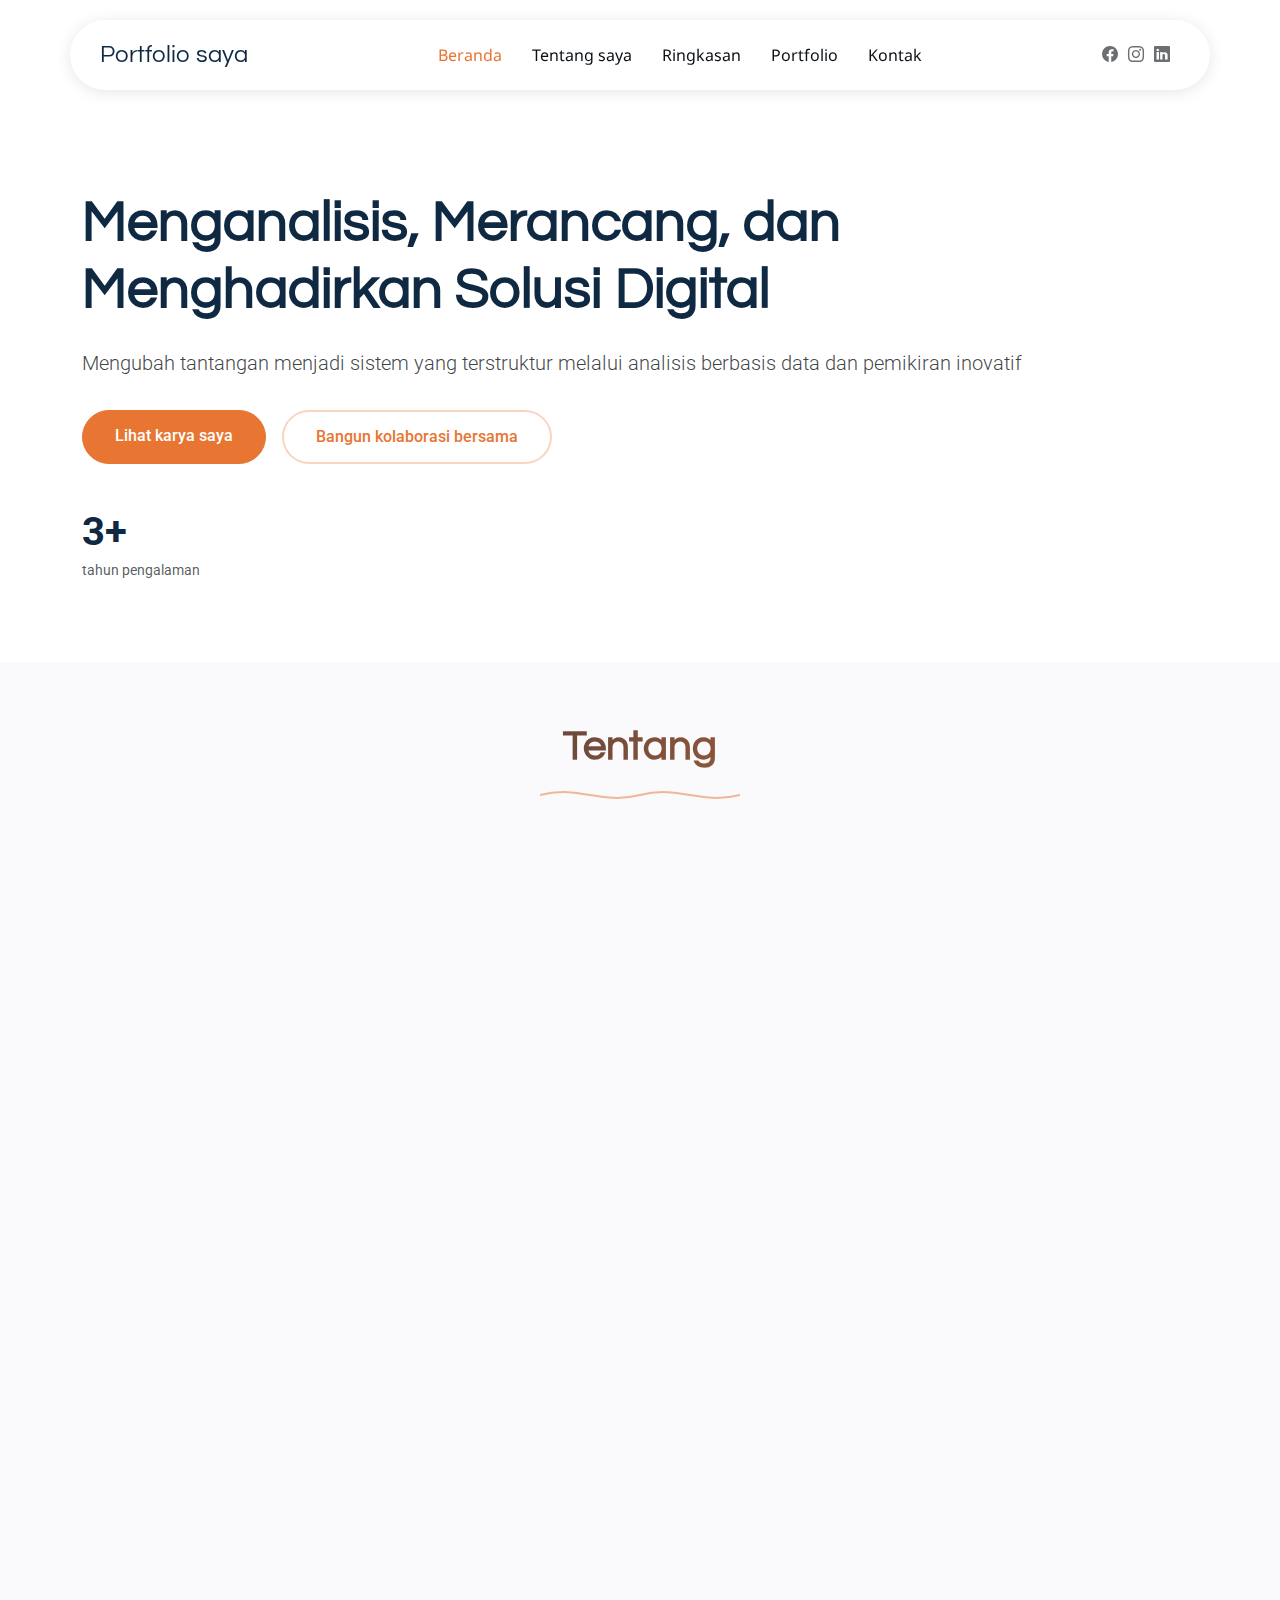
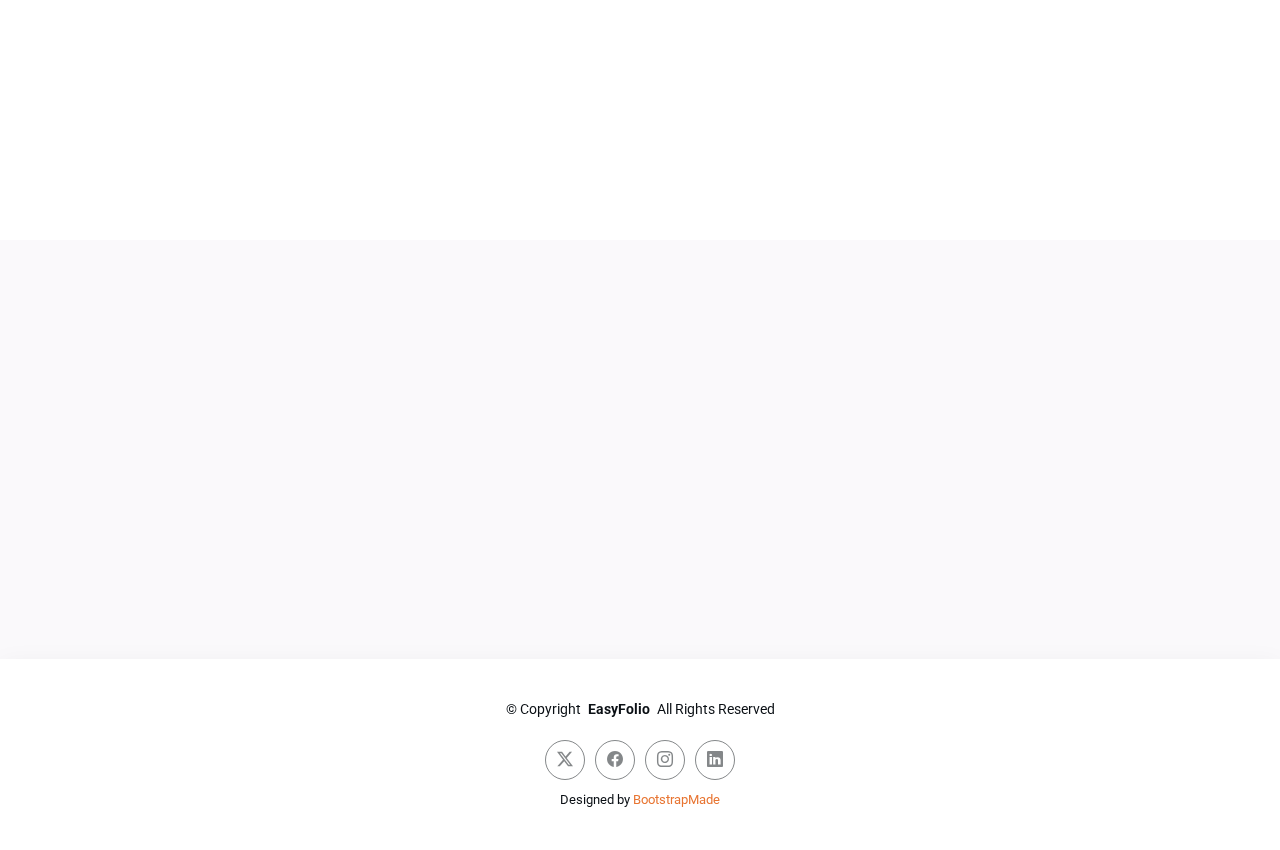
<file: index.html>
<!DOCTYPE html>
<html lang="en">

<head>
  <meta charset="utf-8">
  <meta content="width=device-width, initial-scale=1.0" name="viewport">
  <title>Index - EasyFolio Bootstrap Template</title>
  <meta name="description" content="">
  <meta name="keywords" content="">

  <!-- Favicons -->
  <link href="assets/img/favicon.png" rel="icon">
  <link href="assets/img/apple-touch-icon.png" rel="apple-touch-icon">

  <!-- Fonts -->
  <link href="https://fonts.googleapis.com" rel="preconnect">
  <link href="https://fonts.gstatic.com" rel="preconnect" crossorigin>
  <link href="https://fonts.googleapis.com/css2?family=Roboto:ital,wght@0,100;0,300;0,400;0,500;0,700;0,900;1,100;1,300;1,400;1,500;1,700;1,900&family=Noto+Sans:ital,wght@0,100;0,200;0,300;0,400;0,500;0,600;0,700;0,800;0,900;1,100;1,200;1,300;1,400;1,500;1,600;1,700;1,800;1,900&family=Questrial:wght@400&display=swap" rel="stylesheet">

  <!-- Vendor CSS Files -->
  <link href="assets/vendor/bootstrap/css/bootstrap.min.css" rel="stylesheet">
  <link href="assets/vendor/bootstrap-icons/bootstrap-icons.css" rel="stylesheet">
  <link href="assets/vendor/aos/aos.css" rel="stylesheet">
  <link href="assets/vendor/glightbox/css/glightbox.min.css" rel="stylesheet">
  <link href="assets/vendor/swiper/swiper-bundle.min.css" rel="stylesheet">

  <!-- Main CSS File -->
  <link href="assets/css/main.css" rel="stylesheet">

  <!-- =======================================================
  * Template Name: EasyFolio
  * Template URL: https://bootstrapmade.com/easyfolio-bootstrap-portfolio-template/
  * Updated: Feb 21 2025 with Bootstrap v5.3.3
  * Author: BootstrapMade.com
  * License: https://bootstrapmade.com/license/
  ======================================================== -->
</head>

<body class="index-page">

  <header id="header" class="header d-flex align-items-center sticky-top">
    <div class="header-container container-fluid container-xl position-relative d-flex align-items-center justify-content-between">

      <a href="index.html" class="logo d-flex align-items-center me-auto me-xl-0">
        <!-- Uncomment the line below if you also wish to use an image logo -->
        <!-- <img src="assets/img/logo.webp" alt=""> -->
        <h1 class="sitename">Portfolio saya</h1>
      </a>

      <nav id="navmenu" class="navmenu">
        <ul>
          <li><a href="#hero" class="active">Beranda</a></li>
          <li><a href="#about">Tentang saya</a></li>
          <li><a href="#resume">Ringkasan</a></li>
          <li><a href="#portfolio">Portfolio</a></li>
          <li><a href="#contact">Kontak</a></li>
        </ul>
        <i class="mobile-nav-toggle d-xl-none bi bi-list"></i>
      </nav>

      <div class="header-social-links">
        <a href="https://www.facebook.com/azka.zinta?mibextid=wwXIfr&rdid=wUBF2FB8XCJlgfq3&share_url=https%3A%2F%2Fwww.facebook.com%2Fshare%2F1JKSxQMHf8%2F%3Fmibextid%3DwwXIfr" class="facebook"><i class="bi bi-facebook"></i></a>
        <a href="https://www.instagram.com/prmitaaas.r/?igsh=MXB1OThrNGQzZXNjdA%3D%3D&utm_source=qr" class="instagram"><i class="bi bi-instagram"></i></a>
        <a href="https://www.linkedin.com/in/mita-permatasari/" class="linkedin"><i class="bi bi-linkedin"></i></a>
      </div>

    </div>
  </header>

  <main class="main">

    <!-- Hero Section -->
    <section id="hero" class="hero section">

      <div class="container" data-aos="fade-up" data-aos-delay="100">

        <div class="row align-items-center content">
          <div class="col-lg-12" data-aos="fade-up" data-aos-delay="200">
            <h2>Menganalisis, Merancang, dan Menghadirkan Solusi Digital</h2>
            <p class="lead">Mengubah tantangan menjadi sistem yang terstruktur melalui analisis berbasis data dan pemikiran inovatif</p>
            <div class="cta-buttons" data-aos="fade-up" data-aos-delay="300">
              <a href="#portfolio" class="btn btn-primary">Lihat karya saya</a>
              <a href="#contact" class="btn btn-outline">Bangun kolaborasi bersama</a>
            </div>
            <div class="hero-stats" data-aos="fade-up" data-aos-delay="400">
              <div class="stat-item">
                <span class="stat-number">3+</span>
                <span class="stat-label">tahun pengalaman</span>
              </div>
            </div>
          </div>
        </div>

      </div>

    </section><!-- /Hero Section -->

    <!-- About Section -->
    <section id="about" class="about section light-background">

      <!-- Section Title -->
      <div class="container section-title" data-aos="fade-up">
        <h2>Tentang</h2>
        <div class="title-shape">
          <svg viewBox="0 0 200 20" xmlns="http://www.w3.org/2000/svg">
            <path d="M 0,10 C 40,0 60,20 100,10 C 140,0 160,20 200,10" fill="none" stroke="currentColor" stroke-width="2"></path>
          </svg>
        </div>

      </div><!-- End Section Title -->

      <div class="container" data-aos="fade-up" data-aos-delay="100">

        <div class="row align-items-center">
          <div class="col-lg-6 position-relative" data-aos="fade-right" data-aos-delay="200">
            <div class="about-image">
              <img src="assets/img/profile/Mita.jpg" alt="Profile Image" class="img-fluid rounded-4">
            </div>
          </div>

          <div class="col-lg-6" data-aos="fade-left" data-aos-delay="300">
            <div class="about-content">
              <span class="subtitle">Tentang saya</span>

              <h2>System analyst &amp; Data analyst</h2>

              <p class="lead mb-4">Lulusan cumlaude Teknologi Informasi dengan pengalaman di bidang System Analyst dan Data Analyst. Mahir menggunakan Python, BigQuery, dan Looker studio, serta 
                mahir dalam menganalisis kebutuhan, merancang alur sistem, dan menyusun dokumentasi fungsional. Siap menjadi System Analyst dan Data Analyst untuk menghadirkan insight strategis dan solusi digital untuk pertumbuhan bisnis
              </p>

              <p class="mb-4">Data singkat saya</p>

              <div class="personal-info">
                <div class="row g-4">
                  <div class="col-6">
                    <div class="info-item">
                      <span class="label">Nama</span>
                      <span class="value">Mita Permatasari</span>
                    </div>
                  </div>

                  <div class="col-6">
                    <div class="info-item">
                      <span class="label">Telephone</span>
                      <span class="value">+62 859 7113 0044</span>
                    </div>
                  </div>

                  <div class="col-6">
                    <div class="info-item">
                      <span class="label">Umur</span>
                      <span class="value">23 tahun</span>
                    </div>
                  </div>

                  <div class="col-6">
                    <div class="info-item">
                      <span class="label">Kewarganegaraan</span>
                      <span class="value">Indonesia</span>
                    </div>
                  </div>

                  <div class="col-6">
                    <div class="info-item">
                      <span class="label">Email</span>
                      <span class="value">mitapermasarimita72871@gmail.com</span>
                    </div>
                  </div>
                  </div>
                </div>
              </div>

              <div class="signature mt-4">
                <div class="signature-image">
                  <img src="assets/img/misc/tanda.png" alt="" class="img-fluid">
                </div>
                <div class="signature-info">
                  <h4>Mita Permatasari</h4>
                </div>
              </div>
            </div>
          </div>
        </div>

      </div>

    </section><!-- /About Section -->

    <!-- Skills Section -->
    <section id="skills" class="skills section">

      <div class="container" data-aos="fade-up" data-aos-delay="100">

        <div class="row g-4 skills-animation">

          <div class="col-md-6 col-lg-3" data-aos="fade-up" data-aos-delay="100">
            <div class="skill-box">
              <h3>Microsoft visio & Draw.io</h3>
              <p>Pemodelan sistem dengan membuat Use Case Diagram, Activity Diagram, Sequence Diagram, dan Class Diagram untuk mendokumentasikan kebutuhan sistem.</p>
              <span class="text-end d-block">90%</span>
              <div class="progress">
                <div class="progress-bar" role="progressbar" aria-valuenow="90" aria-valuemin="0" aria-valuemax="100"></div>
              </div>
            </div>
          </div>

          <div class="col-md-6 col-lg-3" data-aos="fade-up" data-aos-delay="200">
            <div class="skill-box">
              <h3>Database manajemen (SQL, MySQL)</h3>
              <p>Membuat dan membaca query, memahami relational database, ERD (Entity Relationship Diagram), dan normalisasi data.</p>
              <span class="text-end d-block">90%</span>
              <div class="progress">
                <div class="progress-bar" role="progressbar" aria-valuenow="95" aria-valuemin="0" aria-valuemax="100"></div>
              </div>
            </div>
          </div>

          <div class="col-md-6 col-lg-3" data-aos="fade-up" data-aos-delay="300">
            <div class="skill-box">
              <h3>Python</h3>
              <p>Kemampuan menggunakan (pandas, Numpy, Matplotlib, Seaborn, Scikit-learn) untuk membersihkan data, menganalisis data dan visualisasi data.</p>
              <span class="text-end d-block">80%</span>
              <div class="progress">
                <div class="progress-bar" role="progressbar" aria-valuenow="80" aria-valuemin="0" aria-valuemax="100"></div>
              </div>
            </div>
          </div>

          <div class="col-md-6 col-lg-3" data-aos="fade-up" data-aos-delay="400">
            <div class="skill-box">
              <h3>SLDC & ERP</h3>
              <p>Memahami tahapan pengembangan software dan menganalisis alur bisnis dan merancang sistem dan memastikan modul ERP berjalan sesuai kebutuhan perusahaan</p>
              <span class="text-end d-block">75%</span>
              <div class="progress">
                <div class="progress-bar" role="progressbar" aria-valuenow="55" aria-valuemin="0" aria-valuemax="100">
                </div>
              </div>
            </div>
          </div>

          <div class="col-md-6 col-lg-3" data-aos="fade-up" data-aos-delay="400">
            <div class="skill-box">
              <h3>HTML</h3>
              <p>Mampu membuat struktur halaman web yang rapi dan responsif.</p>
              <span class="text-end d-block">80%</span>
              <div class="progress">
                <div class="progress-bar" role="progressbar" aria-valuenow="55" aria-valuemin="0" aria-valuemax="100">
                </div>
              </div>
            </div>
          </div>

          <div class="col-md-6 col-lg-3" data-aos="fade-up" data-aos-delay="400">
            <div class="skill-box">
              <h3>CSS</h3>
              <p>Terampil dalam menata tampilan website menggunakan CSS3, termasuk penguasaan layout Flexbox dan Grid untuk menghasilkan desain yang menarik dan responsif.</p>
              <span class="text-end d-block">70%</span>
              <div class="progress">
                <div class="progress-bar" role="progressbar" aria-valuenow="55" aria-valuemin="0" aria-valuemax="100">
                </div>
              </div>
            </div>
          </div>

          <div class="col-md-6 col-lg-3" data-aos="fade-up" data-aos-delay="400">
            <div class="skill-box">
              <h3>Figma</h3>
              <p>Menguasai perancangan antarmuka pengguna (UI) menggunakan Figma, mulai dari wireframe hingga prototype interaktif untuk mendukung proses desain sistem.</p>
              <span class="text-end d-block">90%</span>
              <div class="progress">
                <div class="progress-bar" role="progressbar" aria-valuenow="55" aria-valuemin="0" aria-valuemax="100">
                </div>
              </div>
            </div>
          </div>

          <div class="col-md-6 col-lg-3" data-aos="fade-up" data-aos-delay="400">
            <div class="skill-box">
              <h3>Excel, Goole looker studio dan Power BI</h3>
              <p>Mampu membuat dashboard interaktif dan laporan visual dari berbagai sumber data, membantu analisis data dan pengambilan keputusan berbasis insight.</p>
              <span class="text-end d-block">80%</span>
              <div class="progress">
                <div class="progress-bar" role="progressbar" aria-valuenow="55" aria-valuemin="0" aria-valuemax="100">
                </div>
              </div>
            </div>
          </div>

        </div>

      </div>

    </section><!-- /Skills Section -->

    <!-- Resume Section -->
    <section id="resume" class="resume section">

      <!-- Section Title -->
      <div class="container section-title" data-aos="fade-up">
        <h2>Ringkasan</h2>
        <div class="title-shape">
          <svg viewBox="0 0 200 20" xmlns="http://www.w3.org/2000/svg">
            <path d="M 0,10 C 40,0 60,20 100,10 C 140,0 160,20 200,10" fill="none" stroke="currentColor" stroke-width="2"></path>
          </svg>
        </div>
        
      </div><!-- End Section Title -->

      <div class="container" data-aos="fade-up" data-aos-delay="100">

        <div class="row">
          <div class="col-12">
            <div class="resume-wrapper">
              <div class="resume-block" data-aos="fade-up">
                <h2>Pengalaman kerja</h2>
                
                <div class="timeline">
                  <div class="timeline-item" data-aos="fade-up" data-aos-delay="200">
                    <div class="timeline-left">
                      <h4 class="company">Universitas 'Aisyiyah Yogyakarta</h4>
                      <span class="period">September 2025 - Current</span>
                    </div>
                    <div class="timeline-dot"></div>
                    <div class="timeline-right">
                      <h3 class="position">Data Collection & Analysis (Survey Project)</h3>
                      <p class="description">Mengumpulkan, memverifikasi, dan membersihkan data alumni menggunakan Excel dan SQL untuk memastikan akurasi, serta merancang dan menyebarkan survei guna mendapatkan wawasan terkait karier, kepuasan akademik, dan dampak institusi. Menganalisis hasil survei untuk mengidentifikasi tren dan pola yang mendukung pengambilan keputusan strategis, membuat visualisasi data dalam bentuk dashboard bagi pemangku kepentingan, serta menyusun laporan yang jelas untuk mendukung evaluasi dan perbaikan berkelanjutan di universitas.</p>
                    </div>
                  </div>

                  <div class="timeline-item" data-aos="fade-up" data-aos-delay="300">
                    <div class="timeline-left">
                      <h4 class="company">Studi Independent Kampus merdeka Angkatan 6</h4>
                      <span class="period">Februari 2023- Juni 2024</span>
                    </div>
                    <div class="timeline-dot"></div>
                    <div class="timeline-right">
                      <h3 class="position">RevoU Tech Academy Learn Data Analytics & Software Development with AI</h3>
                      <ul>
                        <li>Membersihkan dan memproses data penjualan sepeda menggunakan Google Sheets untuk memastikan konsistensi data dan akurasi data.</li>
                        <li>Melakukan analisis data menggunakan SQL di Google BigQuery untuk mendapatkan insight terkait performa penjualan.  </li>
                        <li>Mendesain dashboard interaktif di Google Looker studio untuk memvisualisasikan tren penjualan, performa produk dan metrik pendapatan secara real-time guna mendukung pengambilan keputusan bisnis.</li>
                        <li>Mengembangkan website responsif menggunakan HTML, CSS, dan JavaScripts di Visual Studio Code</li>
                        <li>Mengintegrasikan chart dan visualisasi dari proyek Data Analysis ke dalam website untuk menampilkan insight data secara dinamis.</li>
                      </ul>
                      <p></p>
                    </div>
                  </div>

                  <div class="timeline-item" data-aos="fade-up" data-aos-delay="400">
                    <div class="timeline-left">
                      <h4 class="company">PT PLN Lumintu Abadi Sejahtera </h4>
                      <span class="period">September 2023- Januari 2024</span>
                    </div>
                    <div class="timeline-dot"></div>
                    <div class="timeline-right">
                      <h3 class="position">System Analysis</h3>
                      <p class="description">Menganalisis kebutuhan sistem dan alur data untuk mendukung pengembangan solusi internal perusahaan, mendesain sistem dengan flowchart, UML, ERD  sebagai dasar implementasi aplikasi berbasis web, serta menyusun dokumentasi.</p>
                    </div>
                  </div>
                </div>
              </div>

              <div class="resume-block" data-aos="fade-up" data-aos-delay="100">
                <h2>Pendidikan saya </h2>

                <div class="timeline">
                  <div class="timeline-item" data-aos="fade-up" data-aos-delay="200">
                    <div class="timeline-left">
                      <h4 class="company">Universitas 'Aisyiyah Yogyakarta</h4>
                      <span class="period">Oktober 2021 - Juli 2025 </span>
                    </div>
                    <div class="timeline-dot"></div>
                    <div class="timeline-right">
                      <h3 class="position">S1 Teknologi Informasi</h3>
                      <p class="description">IPK 3.78/4.00</p>
                    </div>
                  </div>
                </div>
              </div>
            </div>
          </div>
        </div>

      </div>

    </section><!-- /Resume Section -->

    <!-- Portfolio Section -->
    <section id="portfolio" class="portfolio section">

      <!-- Section Title -->
      <div class="container section-title" data-aos="fade-up">
        <h2>Portfolio</h2>
        <div class="title-shape">
          <svg viewBox="0 0 200 20" xmlns="http://www.w3.org/2000/svg">
            <path d="M 0,10 C 40,0 60,20 100,10 C 140,0 160,20 200,10" fill="none" stroke="currentColor" stroke-width="2"></path>
          </svg>
        </div>
      </div><!-- End Section Title -->

      <div class="container" data-aos="fade-up" data-aos-delay="100">

        <div class="isotope-layout" data-default-filter="*" data-layout="masonry" data-sort="original-order">

          <div class="portfolio-filters-container" data-aos="fade-up" data-aos-delay="200">
            <ul class="portfolio-filters isotope-filters">
              <li data-filter="*" class="filter-active">All Work</li>
              <li data-filter=".filter-analisis">Analisis website</li>
              <li data-filter=".filter-cobit">Evaluasi COBIT 5</li>
              <li data-filter=".filter-dashboard">Dashboard</li>
              <li data-filter=".filter-rekomendasi">Rekomendasi sistem</li>
            
            </ul>
          </div>

          <div class="row g-4 isotope-container" data-aos="fade-up" data-aos-delay="300">

            <div class="col-lg-6 col-md-6 portfolio-item isotope-item filter-analisis">
              <div class="portfolio-card">
                <div class="portfolio-image">
                  <img src="assets/img/portfolio/erd.png" class="img-fluid" alt="" loading="lazy">
                  <div class="portfolio-overlay">
                    <div class="portfolio-actions">
                      <a href="assets/img/portfolio/erd.png" class="glightbox preview-link" data-gallery="portfolio-gallery-web"><i class="bi bi-eye"></i></a>
                      <a href="portfolio-details.html" class="details-link"><i class="bi bi-arrow-right"></i></a>
                    </div>
                  </div>
                </div>
                <div class="portfolio-content">
                  <span class="category">Pengembangan sistem</span>
                  <h3>Analisis sistem informasi berbasis webiste</h3>
                  <p>System Analysis di Koperasi Karyawan PT. PLN (Persero) Lumintu Abadi Sejahtera</p>
                </div>
              </div>
            </div><!-- End Portfolio Item -->

            <div class="col-lg-6 col-md-6 portfolio-item isotope-item filter-cobit">
              <div class="portfolio-card">
                <div class="portfolio-image">
                  <img src="assets/img/portfolio/Gap.png" class="img-fluid" alt="" loading="lazy">
                  <div class="portfolio-overlay">
                    <div class="portfolio-actions">
                      <a href="assets/img/portfolio/Gap.png" class="glightbox preview-link" data-gallery="portfolio-gallery-graphics"><i class="bi bi-eye"></i></a>
                      <a href="portfolio-detail2.html" class="details-link"><i class="bi bi-arrow-right"></i></a>
                    </div>
                  </div>
                </div>
                <div class="portfolio-content">
                  <span class="category">Evaluasi menggunakan framework Cobit 5 </span>
                  <h3>Evaluasi proses Teknologi Informasi</h3>
                  <p>Biro Kemahasiswaan Universitas 'Aisyiyah Yogyakarta</p>
                </div>
              </div>
            </div><!-- End Portfolio Item -->

            <div class="col-lg-6 col-md-6 portfolio-item isotope-item filter-dashboard">
              <div class="portfolio-card">
                <div class="portfolio-image">
                  <img src="assets/img/portfolio/Dashboard.png" class="img-fluid" alt="" loading="lazy">
                  <div class="portfolio-overlay">
                    <div class="portfolio-actions">
                      <a href="assets/img/portfolio/Dashboard.png" class="glightbox preview-link" data-gallery="portfolio-gallery-motion"><i class="bi bi-eye"></i></a>
                      <a href="portfolio-detail3.html" class="details-link"><i class="bi bi-arrow-right"></i></a>
                    </div>
                  </div>
                </div>
                <div class="portfolio-content">
                  <span class="category">Dashboard penjualan sepeda</span>
                  <h3>Bagaimana cara meningkatkan penjualan di negara Australia sebesar 5% per tahun?  </h3>
                  <p>RevoU Tech Academy Data Analytics</p>
                </div>
              </div>
            </div><!-- End Portfolio Item -->

            <div class="col-lg-6 col-md-6 portfolio-item isotope-item filter-rekomendasi">
              <div class="portfolio-card">
                <div class="portfolio-image">
                  <img src="assets/img/portfolio/mulai.png" class="img-fluid" alt="" loading="lazy">
                  <div class="portfolio-overlay">
                    <div class="portfolio-actions">
                      <a href="assets/img/portfolio/mulai.png" class="glightbox preview-link" data-gallery="portfolio-gallery-motion"><i class="bi bi-eye"></i></a>
                      <a href="portfolio-detail4.html" class="details-link"><i class="bi bi-arrow-right"></i></a>
                    </div>
                  </div>
                </div>
                <div class="portfolio-content">
                  <span class="category">Website Rekomendasi Sistem (Machine Learning)</span>
                  <h3>Implementasi K-Nearest Neihbor untuk rekomendasi makanan pada pasien hipertensi </h3>
                  <p>Tugas Akhir</p>
                </div>
              </div>
            </div><!-- End Portfolio Item -->


            
            

           
          </div><!-- End Portfolio Container -->

        </div>

      </div>

    </section><!-- /Portfolio Section -->


    <!-- Contact Section -->
    <section id="contact" class="contact section light-background">

      <div class="container" data-aos="fade-up" data-aos-delay="100">

        <div class="row g-5">
          <div class="col-lg-12">
            <div class="content" data-aos="fade-up" data-aos-delay="200">
              <div class="section-category mb-3">Kontak</div>
              <p class="lead mb-4">Hubungi saya</p>

              <div class="contact-info mt-5">
                <div class="info-item d-flex mb-3">
                  <i class="bi bi-envelope-at me-3"></i>
                  <span>mitapermasarimita72871@gmail.com</span>
                </div>

                <div class="info-item d-flex mb-3">
                  <i class="bi bi-telephone me-3"></i>
                  <span>+62 859 7113 0044</span>
                </div>

                <div class="info-item d-flex mb-4">
                  <i class="bi bi-geo-alt me-3"></i>
                  <span>69R8+8FJ, Kutu Dukuh, Sinduadi, Kec. Mlati, Kabupaten Sleman, Daerah Istimewa Yogyakarta 55284</span>
                </div>

                <a href="https://www.google.com/maps/place/Rumah+Tahfizh+Qolbun+Salim+YPIA+Putri/@-7.759287,110.366152,17z/data=!4m6!3m5!1s0x2e7a59001410034b:0x95c9b3a57d487e35!8m2!3d-7.759287!4d110.366152!16s%2Fg%2F11vsl5ff5f?entry=ttu&g_ep=EgoyMDI1MTAyMC4wIKXMDSoASAFQAw%3D%3D" class="map-link d-inline-flex align-items-center">
                  Open Map
                  <i class="bi bi-arrow-right ms-2"></i>
                </a>
              </div>
            </div>
          </div>  
      </div>

    </section><!-- /Contact Section -->

  </main>

  <footer id="footer" class="footer">

    <div class="container">
      <div class="copyright text-center ">
        <p>© <span>Copyright</span> <strong class="px-1 sitename">EasyFolio</strong> <span>All Rights Reserved</span></p>
      </div>
      <div class="social-links d-flex justify-content-center">
        <a href=""><i class="bi bi-twitter-x"></i></a>
        <a href=""><i class="bi bi-facebook"></i></a>
        <a href=""><i class="bi bi-instagram"></i></a>
        <a href=""><i class="bi bi-linkedin"></i></a>
      </div>
      <div class="credits">
        <!-- All the links in the footer should remain intact. -->
        <!-- You can delete the links only if you've purchased the pro version. -->
        <!-- Licensing information: https://bootstrapmade.com/license/ -->
        <!-- Purchase the pro version with working PHP/AJAX contact form: [buy-url] -->
        Designed by <a href="https://bootstrapmade.com/">BootstrapMade</a>
      </div>
    </div>

  </footer>

  <!-- Scroll Top -->
  <a href="#" id="scroll-top" class="scroll-top d-flex align-items-center justify-content-center"><i class="bi bi-arrow-up-short"></i></a>

  <!-- Vendor JS Files -->
  <script src="assets/vendor/bootstrap/js/bootstrap.bundle.min.js"></script>
  <script src="assets/vendor/php-email-form/validate.js"></script>
  <script src="assets/vendor/aos/aos.js"></script>
  <script src="assets/vendor/waypoints/noframework.waypoints.js"></script>
  <script src="assets/vendor/glightbox/js/glightbox.min.js"></script>
  <script src="assets/vendor/imagesloaded/imagesloaded.pkgd.min.js"></script>
  <script src="assets/vendor/isotope-layout/isotope.pkgd.min.js"></script>
  <script src="assets/vendor/swiper/swiper-bundle.min.js"></script>

  <!-- Main JS File -->
  <script src="assets/js/main.js"></script>

</body>

</html>
</file>
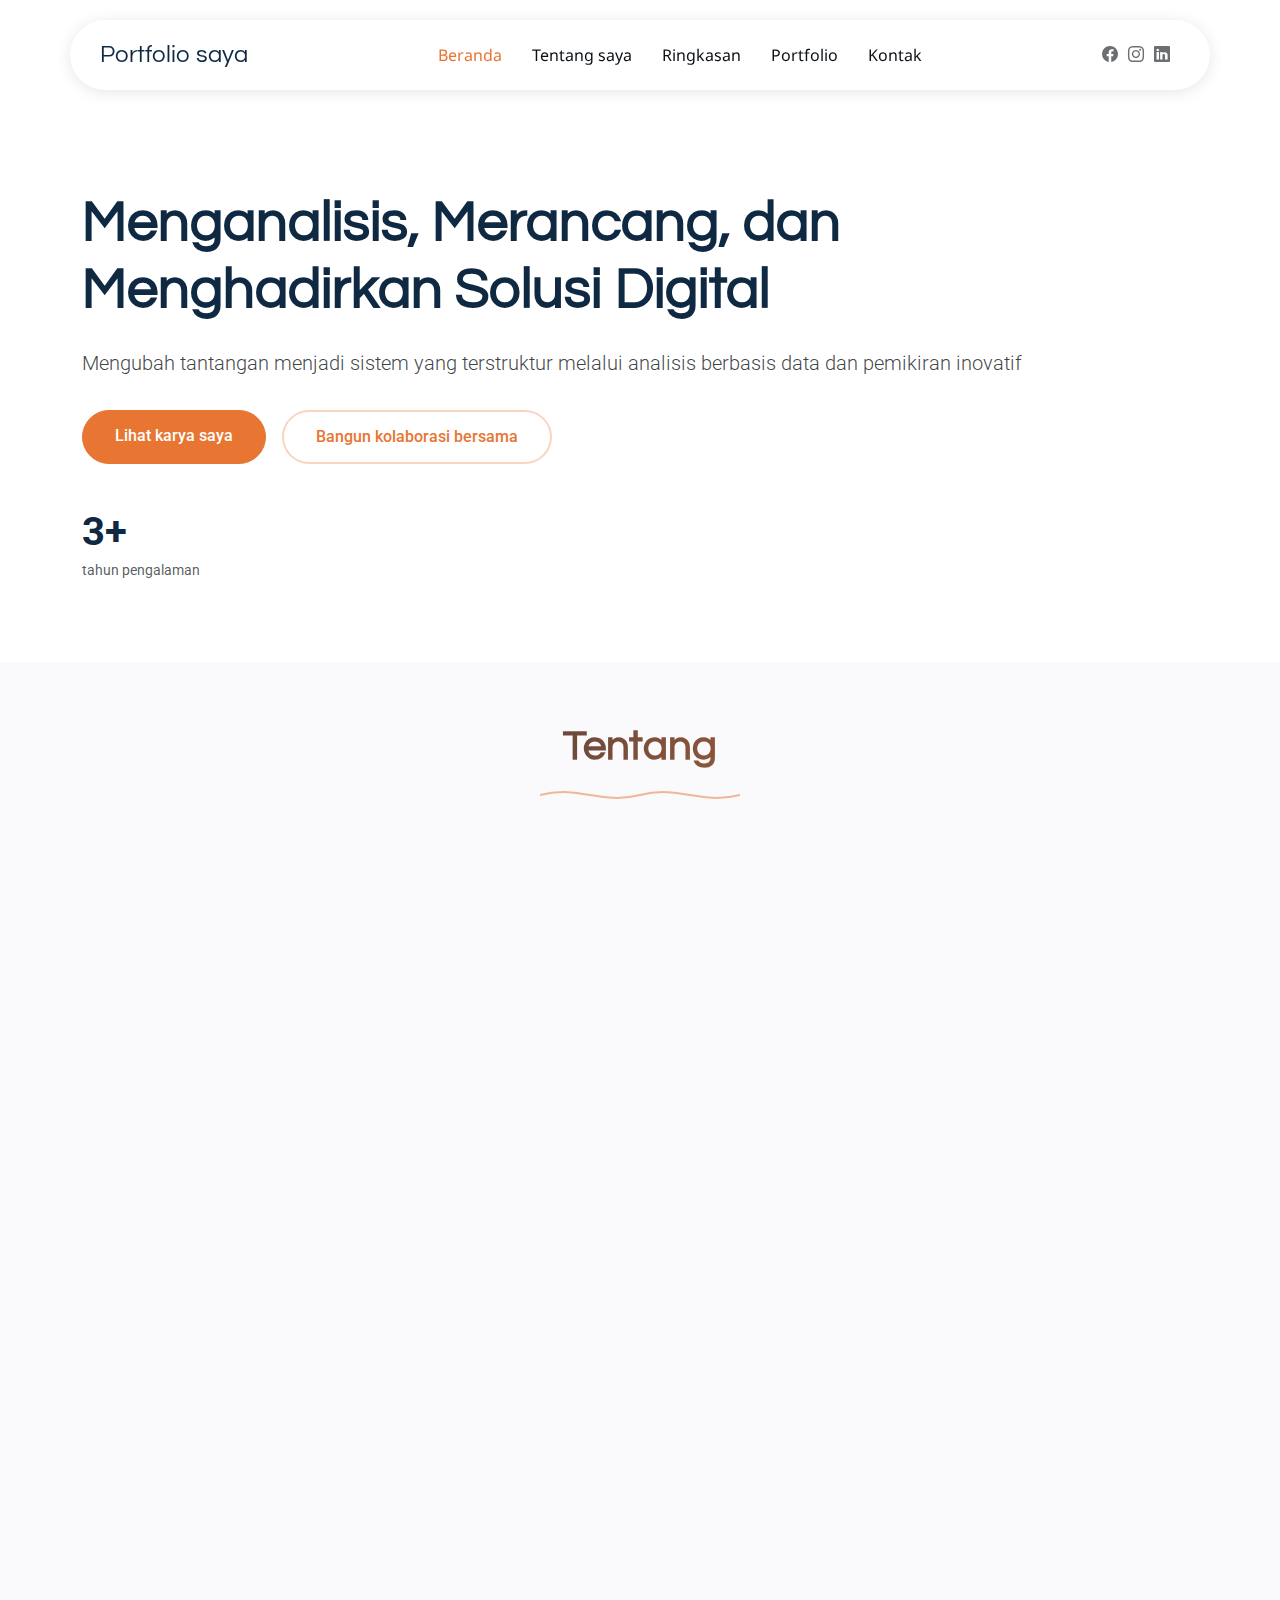
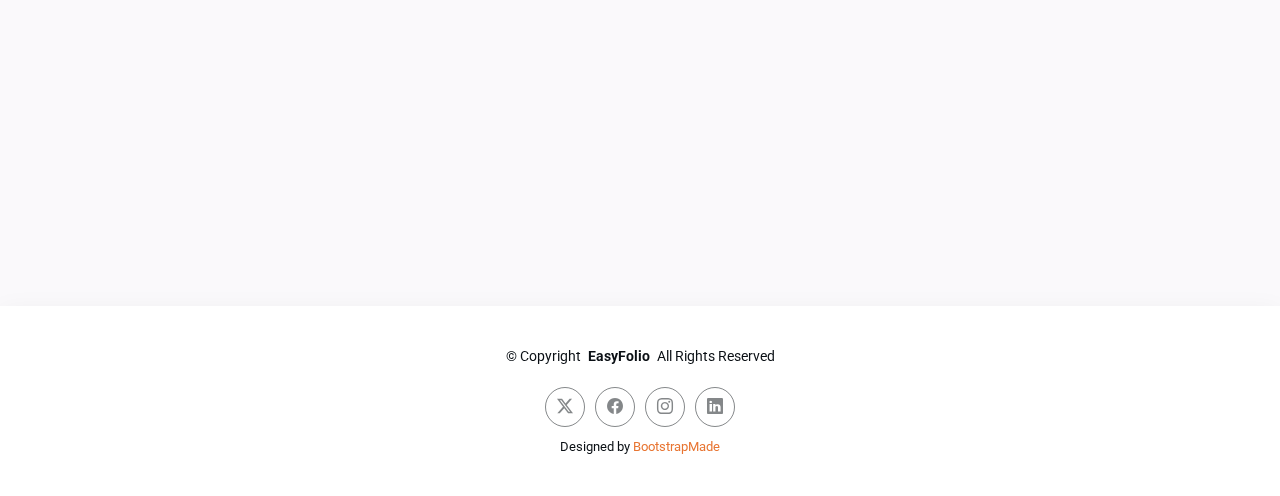
<file: mita_portfolio/index.html>
<!DOCTYPE html>
<html lang="en">

<head>
  <meta charset="utf-8">
  <meta content="width=device-width, initial-scale=1.0" name="viewport">
  <title>Index - EasyFolio Bootstrap Template</title>
  <meta name="description" content="">
  <meta name="keywords" content="">

  <!-- Favicons -->
  <link href="assets/img/favicon.png" rel="icon">
  <link href="assets/img/apple-touch-icon.png" rel="apple-touch-icon">

  <!-- Fonts -->
  <link href="https://fonts.googleapis.com" rel="preconnect">
  <link href="https://fonts.gstatic.com" rel="preconnect" crossorigin>
  <link href="https://fonts.googleapis.com/css2?family=Roboto:ital,wght@0,100;0,300;0,400;0,500;0,700;0,900;1,100;1,300;1,400;1,500;1,700;1,900&family=Noto+Sans:ital,wght@0,100;0,200;0,300;0,400;0,500;0,600;0,700;0,800;0,900;1,100;1,200;1,300;1,400;1,500;1,600;1,700;1,800;1,900&family=Questrial:wght@400&display=swap" rel="stylesheet">

  <!-- Vendor CSS Files -->
  <link href="assets/vendor/bootstrap/css/bootstrap.min.css" rel="stylesheet">
  <link href="assets/vendor/bootstrap-icons/bootstrap-icons.css" rel="stylesheet">
  <link href="assets/vendor/aos/aos.css" rel="stylesheet">
  <link href="assets/vendor/glightbox/css/glightbox.min.css" rel="stylesheet">
  <link href="assets/vendor/swiper/swiper-bundle.min.css" rel="stylesheet">

  <!-- Main CSS File -->
  <link href="assets/css/main.css" rel="stylesheet">

  <!-- =======================================================
  * Template Name: EasyFolio
  * Template URL: https://bootstrapmade.com/easyfolio-bootstrap-portfolio-template/
  * Updated: Feb 21 2025 with Bootstrap v5.3.3
  * Author: BootstrapMade.com
  * License: https://bootstrapmade.com/license/
  ======================================================== -->
</head>

<body class="index-page">

  <header id="header" class="header d-flex align-items-center sticky-top">
    <div class="header-container container-fluid container-xl position-relative d-flex align-items-center justify-content-between">

      <a href="index.html" class="logo d-flex align-items-center me-auto me-xl-0">
        <!-- Uncomment the line below if you also wish to use an image logo -->
        <!-- <img src="assets/img/logo.webp" alt=""> -->
        <h1 class="sitename">Portfolio saya</h1>
      </a>

      <nav id="navmenu" class="navmenu">
        <ul>
          <li><a href="#hero" class="active">Beranda</a></li>
          <li><a href="#about">Tentang saya</a></li>
          <li><a href="#resume">Ringkasan</a></li>
          <li><a href="#portfolio">Portfolio</a></li>
          <li><a href="#contact">Kontak</a></li>
        </ul>
        <i class="mobile-nav-toggle d-xl-none bi bi-list"></i>
      </nav>

      <div class="header-social-links">
        <a href="https://www.facebook.com/azka.zinta?mibextid=wwXIfr&rdid=wUBF2FB8XCJlgfq3&share_url=https%3A%2F%2Fwww.facebook.com%2Fshare%2F1JKSxQMHf8%2F%3Fmibextid%3DwwXIfr#" class="facebook"><i class="bi bi-facebook"></i></a>
        <a href="https://www.instagram.com/prmitaaas.r/?igsh=MXB1OThrNGQzZXNjdA%3D%3D&utm_source=qr#" class="instagram"><i class="bi bi-instagram"></i></a>
        <a href="https://www.linkedin.com/in/mita-permatasari/" class="linkedin"><i class="bi bi-linkedin"></i></a>
      </div>

    </div>
  </header>

  <main class="main">

    <!-- Hero Section -->
    <section id="hero" class="hero section">

      <div class="container" data-aos="fade-up" data-aos-delay="100">

        <div class="row align-items-center content">
          <div class="col-lg-12" data-aos="fade-up" data-aos-delay="200">
            <h2>Menganalisis, Merancang, dan Menghadirkan Solusi Digital</h2>
            <p class="lead">Mengubah tantangan menjadi sistem yang terstruktur melalui analisis berbasis data dan pemikiran inovatif</p>
            <div class="cta-buttons" data-aos="fade-up" data-aos-delay="300">
              <a href="#portfolio" class="btn btn-primary">Lihat karya saya</a>
              <a href="#contact" class="btn btn-outline">Bangun kolaborasi bersama</a>
            </div>
            <div class="hero-stats" data-aos="fade-up" data-aos-delay="400">
              <div class="stat-item">
                <span class="stat-number">3+</span>
                <span class="stat-label">tahun pengalaman</span>
              </div>
            </div>
          </div>
        </div>

      </div>

    </section><!-- /Hero Section -->

    <!-- About Section -->
    <section id="about" class="about section light-background">

      <!-- Section Title -->
      <div class="container section-title" data-aos="fade-up">
        <h2>Tentang</h2>
        <div class="title-shape">
          <svg viewBox="0 0 200 20" xmlns="http://www.w3.org/2000/svg">
            <path d="M 0,10 C 40,0 60,20 100,10 C 140,0 160,20 200,10" fill="none" stroke="currentColor" stroke-width="2"></path>
          </svg>
        </div>

      </div><!-- End Section Title -->

      <div class="container" data-aos="fade-up" data-aos-delay="100">

        <div class="row align-items-center">
          <div class="col-lg-6 position-relative" data-aos="fade-right" data-aos-delay="200">
            <div class="about-image">
              <img src="assets/img/profile/Mita.jpg" alt="Profile Image" class="img-fluid rounded-4">
            </div>
          </div>

          <div class="col-lg-6" data-aos="fade-left" data-aos-delay="300">
            <div class="about-content">
              <span class="subtitle">Tentang saya</span>

              <h2>System analyst &amp; Data analyst</h2>

              <p class="lead mb-4">Lulusan cumlaude Teknologi Informasi dengan pengalaman di bidang System Analyst dan Data Analyst. Mahir menggunakan Python, BigQuery, dan Looker studio, serta 
                mahir dalam menganalisis kebutuhan, merancang alur sistem, dan menyusun dokumentasi fungsional. Siap menjadi System Analyst dan Data Analyst untuk menghadirkan insight strategis dan solusi digital untuk pertumbuhan bisnis
              </p>

              <p class="mb-4">Data singkat saya</p>

              <div class="personal-info">
                <div class="row g-4">
                  <div class="col-6">
                    <div class="info-item">
                      <span class="label">Nama</span>
                      <span class="value">Mita Permatasari</span>
                    </div>
                  </div>

                  <div class="col-6">
                    <div class="info-item">
                      <span class="label">Telephone</span>
                      <span class="value">+62 859 7113 0044</span>
                    </div>
                  </div>

                  <div class="col-6">
                    <div class="info-item">
                      <span class="label">Umur</span>
                      <span class="value">23 tahun</span>
                    </div>
                  </div>

                  <div class="col-6">
                    <div class="info-item">
                      <span class="label">Kewarganegaraan</span>
                      <span class="value">Indonesia</span>
                    </div>
                  </div>

                  <div class="col-6">
                    <div class="info-item">
                      <span class="label">Email</span>
                      <span class="value">mitapermasarimita72871@gmail.com</span>
                    </div>
                  </div>
                  </div>
                </div>
              </div>

              <div class="signature mt-4">
                <div class="signature-image">
                  <img src="assets/img/misc/tanda.png" alt="" class="img-fluid">
                </div>
                <div class="signature-info">
                  <h4>Mita Permatasari</h4>
                </div>
              </div>
            </div>
          </div>
        </div>

      </div>

    </section><!-- /About Section -->

    <!-- Skills Section -->
    <section id="skills" class="skills section">

      <div class="container" data-aos="fade-up" data-aos-delay="100">

        <div class="row g-4 skills-animation">

          <div class="col-md-6 col-lg-3" data-aos="fade-up" data-aos-delay="100">
            <div class="skill-box">
              <h3>Microsoft visio & Draw.io</h3>
              <p>Pemodelan sistem dengan membuat Use Case Diagram, Activity Diagram, Sequence Diagram, dan Class Diagram untuk mendokumentasikan kebutuhan sistem.</p>
              <span class="text-end d-block">90%</span>
              <div class="progress">
                <div class="progress-bar" role="progressbar" aria-valuenow="90" aria-valuemin="0" aria-valuemax="100"></div>
              </div>
            </div>
          </div>

          <div class="col-md-6 col-lg-3" data-aos="fade-up" data-aos-delay="200">
            <div class="skill-box">
              <h3>Database manajemen (SQL, MySQL)</h3>
              <p>Membuat dan membaca query, memahami relational database, ERD (Entity Relationship Diagram), dan normalisasi data.</p>
              <span class="text-end d-block">90%</span>
              <div class="progress">
                <div class="progress-bar" role="progressbar" aria-valuenow="95" aria-valuemin="0" aria-valuemax="100"></div>
              </div>
            </div>
          </div>

          <div class="col-md-6 col-lg-3" data-aos="fade-up" data-aos-delay="300">
            <div class="skill-box">
              <h3>Python</h3>
              <p>Kemampuan menggunakan (pandas, Numpy, Matplotlib, Seaborn, Scikit-learn) untuk membersihkan data, menganalisis data dan visualisasi data.</p>
              <span class="text-end d-block">80%</span>
              <div class="progress">
                <div class="progress-bar" role="progressbar" aria-valuenow="80" aria-valuemin="0" aria-valuemax="100"></div>
              </div>
            </div>
          </div>

          <div class="col-md-6 col-lg-3" data-aos="fade-up" data-aos-delay="400">
            <div class="skill-box">
              <h3>SLDC & ERP</h3>
              <p>Memahami tahapan pengembangan software dan menganalisis alur bisnis dan merancang sistem dan memastikan modul ERP berjalan sesuai kebutuhan perusahaan</p>
              <span class="text-end d-block">75%</span>
              <div class="progress">
                <div class="progress-bar" role="progressbar" aria-valuenow="55" aria-valuemin="0" aria-valuemax="100">
                </div>
              </div>
            </div>
          </div>

        </div>

      </div>

    </section><!-- /Skills Section -->

    <!-- Resume Section -->
    <section id="resume" class="resume section">

      <!-- Section Title -->
      <div class="container section-title" data-aos="fade-up">
        <h2>Ringkasan</h2>
        <div class="title-shape">
          <svg viewBox="0 0 200 20" xmlns="http://www.w3.org/2000/svg">
            <path d="M 0,10 C 40,0 60,20 100,10 C 140,0 160,20 200,10" fill="none" stroke="currentColor" stroke-width="2"></path>
          </svg>
        </div>
        
      </div><!-- End Section Title -->

      <div class="container" data-aos="fade-up" data-aos-delay="100">

        <div class="row">
          <div class="col-12">
            <div class="resume-wrapper">
              <div class="resume-block" data-aos="fade-up">
                <h2>Pengalaman kerja</h2>
                
                <div class="timeline">
                  <div class="timeline-item" data-aos="fade-up" data-aos-delay="200">
                    <div class="timeline-left">
                      <h4 class="company">Universitas 'Aisyiyah Yogyakarta</h4>
                      <span class="period">September 2025 - Current</span>
                    </div>
                    <div class="timeline-dot"></div>
                    <div class="timeline-right">
                      <h3 class="position">Data Collection & Analysis (Survey Project)</h3>
                      <p class="description">Mengumpulkan, memverifikasi, dan membersihkan data alumni menggunakan Excel dan SQL untuk memastikan akurasi, serta merancang dan menyebarkan survei guna mendapatkan wawasan terkait karier, kepuasan akademik, dan dampak institusi. Menganalisis hasil survei untuk mengidentifikasi tren dan pola yang mendukung pengambilan keputusan strategis, membuat visualisasi data dalam bentuk dashboard bagi pemangku kepentingan, serta menyusun laporan yang jelas untuk mendukung evaluasi dan perbaikan berkelanjutan di universitas.</p>
                    </div>
                  </div>

                  <div class="timeline-item" data-aos="fade-up" data-aos-delay="300">
                    <div class="timeline-left">
                      <h4 class="company">Studi Independent Kampus merdeka Angkatan 6</h4>
                      <span class="period">Februari 2023- Juni 2024</span>
                    </div>
                    <div class="timeline-dot"></div>
                    <div class="timeline-right">
                      <h3 class="position">RevoU Tech Academy Learn Data Analytics & Software Development with AI</h3>
                      <ul>
                        <li>Membersihkan dan memproses data penjualan sepeda menggunakan Google Sheets untuk memastikan konsistensi data dan akurasi data.</li>
                        <li>Melakukan analisis data menggunakan SQL di Google BigQuery untuk mendapatkan insight terkait performa penjualan.  </li>
                        <li>Mendesain dashboard interaktif di Google Looker studio untuk memvisualisasikan tren penjualan, performa produk dan metrik pendapatan secara real-time guna mendukung pengambilan keputusan bisnis.</li>
                        <li>Mengembangkan website responsif menggunakan HTML, CSS, dan JavaScripts di Visual Studio Code</li>
                        <li>Mengintegrasikan chart dan visualisasi dari proyek Data Analysis ke dalam website untuk menampilkan insight data secara dinamis.</li>
                      </ul>
                      <p></p>
                    </div>
                  </div>

                  <div class="timeline-item" data-aos="fade-up" data-aos-delay="400">
                    <div class="timeline-left">
                      <h4 class="company">PT PLN Lumintu Abadi Sejahtera </h4>
                      <span class="period">September 2023- Januari 2024</span>
                    </div>
                    <div class="timeline-dot"></div>
                    <div class="timeline-right">
                      <h3 class="position">System Analysis</h3>
                      <p class="description">Menganalisis kebutuhan sistem dan alur data untuk mendukung pengembangan solusi internal perusahaan, mendesain sistem dengan flowchart, UML, ERD  sebagai dasar implementasi aplikasi berbasis web, serta menyusun dokumentasi.</p>
                    </div>
                  </div>
                </div>
              </div>

              <div class="resume-block" data-aos="fade-up" data-aos-delay="100">
                <h2>Pendidikan saya </h2>

                <div class="timeline">
                  <div class="timeline-item" data-aos="fade-up" data-aos-delay="200">
                    <div class="timeline-left">
                      <h4 class="company">Universitas 'Aisyiyah Yogyakarta</h4>
                      <span class="period">Oktober 2021 - Juli 2025 </span>
                    </div>
                    <div class="timeline-dot"></div>
                    <div class="timeline-right">
                      <h3 class="position">S1 Teknologi Informasi</h3>
                      <p class="description">IPK 3.78/4.00</p>
                    </div>
                  </div>
                </div>
              </div>
            </div>
          </div>
        </div>

      </div>

    </section><!-- /Resume Section -->

    <!-- Portfolio Section -->
    <section id="portfolio" class="portfolio section">

      <!-- Section Title -->
      <div class="container section-title" data-aos="fade-up">
        <h2>Portfolio</h2>
        <div class="title-shape">
          <svg viewBox="0 0 200 20" xmlns="http://www.w3.org/2000/svg">
            <path d="M 0,10 C 40,0 60,20 100,10 C 140,0 160,20 200,10" fill="none" stroke="currentColor" stroke-width="2"></path>
          </svg>
        </div>
      </div><!-- End Section Title -->

      <div class="container" data-aos="fade-up" data-aos-delay="100">

        <div class="isotope-layout" data-default-filter="*" data-layout="masonry" data-sort="original-order">

          <div class="portfolio-filters-container" data-aos="fade-up" data-aos-delay="200">
            <ul class="portfolio-filters isotope-filters">
              <li data-filter="*" class="filter-active">All Work</li>
              <li data-filter=".filter-analisis">Analisis website</li>
              <li data-filter=".filter-cobit">Evaluasi COBIT 5</li>
              <li data-filter=".filter-dashboard">Dashboard</li>
            
            </ul>
          </div>

          <div class="row g-4 isotope-container" data-aos="fade-up" data-aos-delay="300">

            <div class="col-lg-6 col-md-6 portfolio-item isotope-item filter-analisis">
              <div class="portfolio-card">
                <div class="portfolio-image">
                  <img src="assets/img/portfolio/erd.png" class="img-fluid" alt="" loading="lazy">
                  <div class="portfolio-overlay">
                    <div class="portfolio-actions">
                      <a href="assets/img/portfolio/erd.png" class="glightbox preview-link" data-gallery="portfolio-gallery-web"><i class="bi bi-eye"></i></a>
                      <a href="portfolio-details.html" class="details-link"><i class="bi bi-arrow-right"></i></a>
                    </div>
                  </div>
                </div>
                <div class="portfolio-content">
                  <span class="category">Pengembangan sistem</span>
                  <h3>Analisis sistem informasi berbasis webiste</h3>
                  <p>System Analysis di Koperasi Karyawan PT. PLN (Persero) Lumintu Abadi Sejahtera</p>
                </div>
              </div>
            </div><!-- End Portfolio Item -->

            <div class="col-lg-6 col-md-6 portfolio-item isotope-item filter-cobit">
              <div class="portfolio-card">
                <div class="portfolio-image">
                  <img src="assets/img/portfolio/Gap.png" class="img-fluid" alt="" loading="lazy">
                  <div class="portfolio-overlay">
                    <div class="portfolio-actions">
                      <a href="assets/img/portfolio/Gap.png" class="glightbox preview-link" data-gallery="portfolio-gallery-graphics"><i class="bi bi-eye"></i></a>
                      <a href="portfolio-detail2.html" class="details-link"><i class="bi bi-arrow-right"></i></a>
                    </div>
                  </div>
                </div>
                <div class="portfolio-content">
                  <span class="category">Evaluasi menggunakan framework Cobit 5 </span>
                  <h3>Evaluasi proses Teknologi Informasi</h3>
                  <p>Biro Kemahasiswaan Universitas 'Aisyiyah Yogyakarta</p>
                </div>
              </div>
            </div><!-- End Portfolio Item -->

            <div class="col-lg-6 col-md-6 portfolio-item isotope-item filter-dashboard">
              <div class="portfolio-card">
                <div class="portfolio-image">
                  <img src="assets/img/portfolio/Dashboard.png" class="img-fluid" alt="" loading="lazy">
                  <div class="portfolio-overlay">
                    <div class="portfolio-actions">
                      <a href="assets/img/portfolio/Dashboard.png" class="glightbox preview-link" data-gallery="portfolio-gallery-motion"><i class="bi bi-eye"></i></a>
                      <a href="portfolio-detail3.html" class="details-link"><i class="bi bi-arrow-right"></i></a>
                    </div>
                  </div>
                </div>
                <div class="portfolio-content">
                  <span class="category">Dashboard penjualan sepeda</span>
                  <h3>Bagaimana cara meningkatkan penjualan di negara Australia sebesar 5% per tahun?  </h3>
                  <p>RevoU Tech Academy Data Analytics</p>
                </div>
              </div>
            </div><!-- End Portfolio Item -->

            
            

           
          </div><!-- End Portfolio Container -->

        </div>

      </div>

    </section><!-- /Portfolio Section -->


    <!-- Contact Section -->
    <section id="contact" class="contact section light-background">

      <div class="container" data-aos="fade-up" data-aos-delay="100">

        <div class="row g-5">
          <div class="col-lg-12">
            <div class="content" data-aos="fade-up" data-aos-delay="200">
              <div class="section-category mb-3">Kontak</div>
              <p class="lead mb-4">Hubungi saya</p>

              <div class="contact-info mt-5">
                <div class="info-item d-flex mb-3">
                  <i class="bi bi-envelope-at me-3"></i>
                  <span>mitapermasarimita72871@gmail.com</span>
                </div>

                <div class="info-item d-flex mb-3">
                  <i class="bi bi-telephone me-3"></i>
                  <span>+62 859 7113 0044</span>
                </div>

                <div class="info-item d-flex mb-4">
                  <i class="bi bi-geo-alt me-3"></i>
                  <span>69R8+8FJ, Kutu Dukuh, Sinduadi, Kec. Mlati, Kabupaten Sleman, Daerah Istimewa Yogyakarta 55284</span>
                </div>

                <a href="https://www.google.com/maps/place/Rumah+Tahfizh+Qolbun+Salim+YPIA+Putri/@-7.759287,110.366152,17z/data=!4m6!3m5!1s0x2e7a59001410034b:0x95c9b3a57d487e35!8m2!3d-7.759287!4d110.366152!16s%2Fg%2F11vsl5ff5f?entry=ttu&g_ep=EgoyMDI1MTAyMC4wIKXMDSoASAFQAw%3D%3D" class="map-link d-inline-flex align-items-center">
                  Open Map
                  <i class="bi bi-arrow-right ms-2"></i>
                </a>
              </div>
            </div>
          </div>  
      </div>

    </section><!-- /Contact Section -->

  </main>

  <footer id="footer" class="footer">

    <div class="container">
      <div class="copyright text-center ">
        <p>© <span>Copyright</span> <strong class="px-1 sitename">EasyFolio</strong> <span>All Rights Reserved</span></p>
      </div>
      <div class="social-links d-flex justify-content-center">
        <a href=""><i class="bi bi-twitter-x"></i></a>
        <a href=""><i class="bi bi-facebook"></i></a>
        <a href=""><i class="bi bi-instagram"></i></a>
        <a href=""><i class="bi bi-linkedin"></i></a>
      </div>
      <div class="credits">
        <!-- All the links in the footer should remain intact. -->
        <!-- You can delete the links only if you've purchased the pro version. -->
        <!-- Licensing information: https://bootstrapmade.com/license/ -->
        <!-- Purchase the pro version with working PHP/AJAX contact form: [buy-url] -->
        Designed by <a href="https://bootstrapmade.com/">BootstrapMade</a>
      </div>
    </div>

  </footer>

  <!-- Scroll Top -->
  <a href="#" id="scroll-top" class="scroll-top d-flex align-items-center justify-content-center"><i class="bi bi-arrow-up-short"></i></a>

  <!-- Vendor JS Files -->
  <script src="assets/vendor/bootstrap/js/bootstrap.bundle.min.js"></script>
  <script src="assets/vendor/php-email-form/validate.js"></script>
  <script src="assets/vendor/aos/aos.js"></script>
  <script src="assets/vendor/waypoints/noframework.waypoints.js"></script>
  <script src="assets/vendor/glightbox/js/glightbox.min.js"></script>
  <script src="assets/vendor/imagesloaded/imagesloaded.pkgd.min.js"></script>
  <script src="assets/vendor/isotope-layout/isotope.pkgd.min.js"></script>
  <script src="assets/vendor/swiper/swiper-bundle.min.js"></script>

  <!-- Main JS File -->
  <script src="assets/js/main.js"></script>

</body>

</html>
</file>
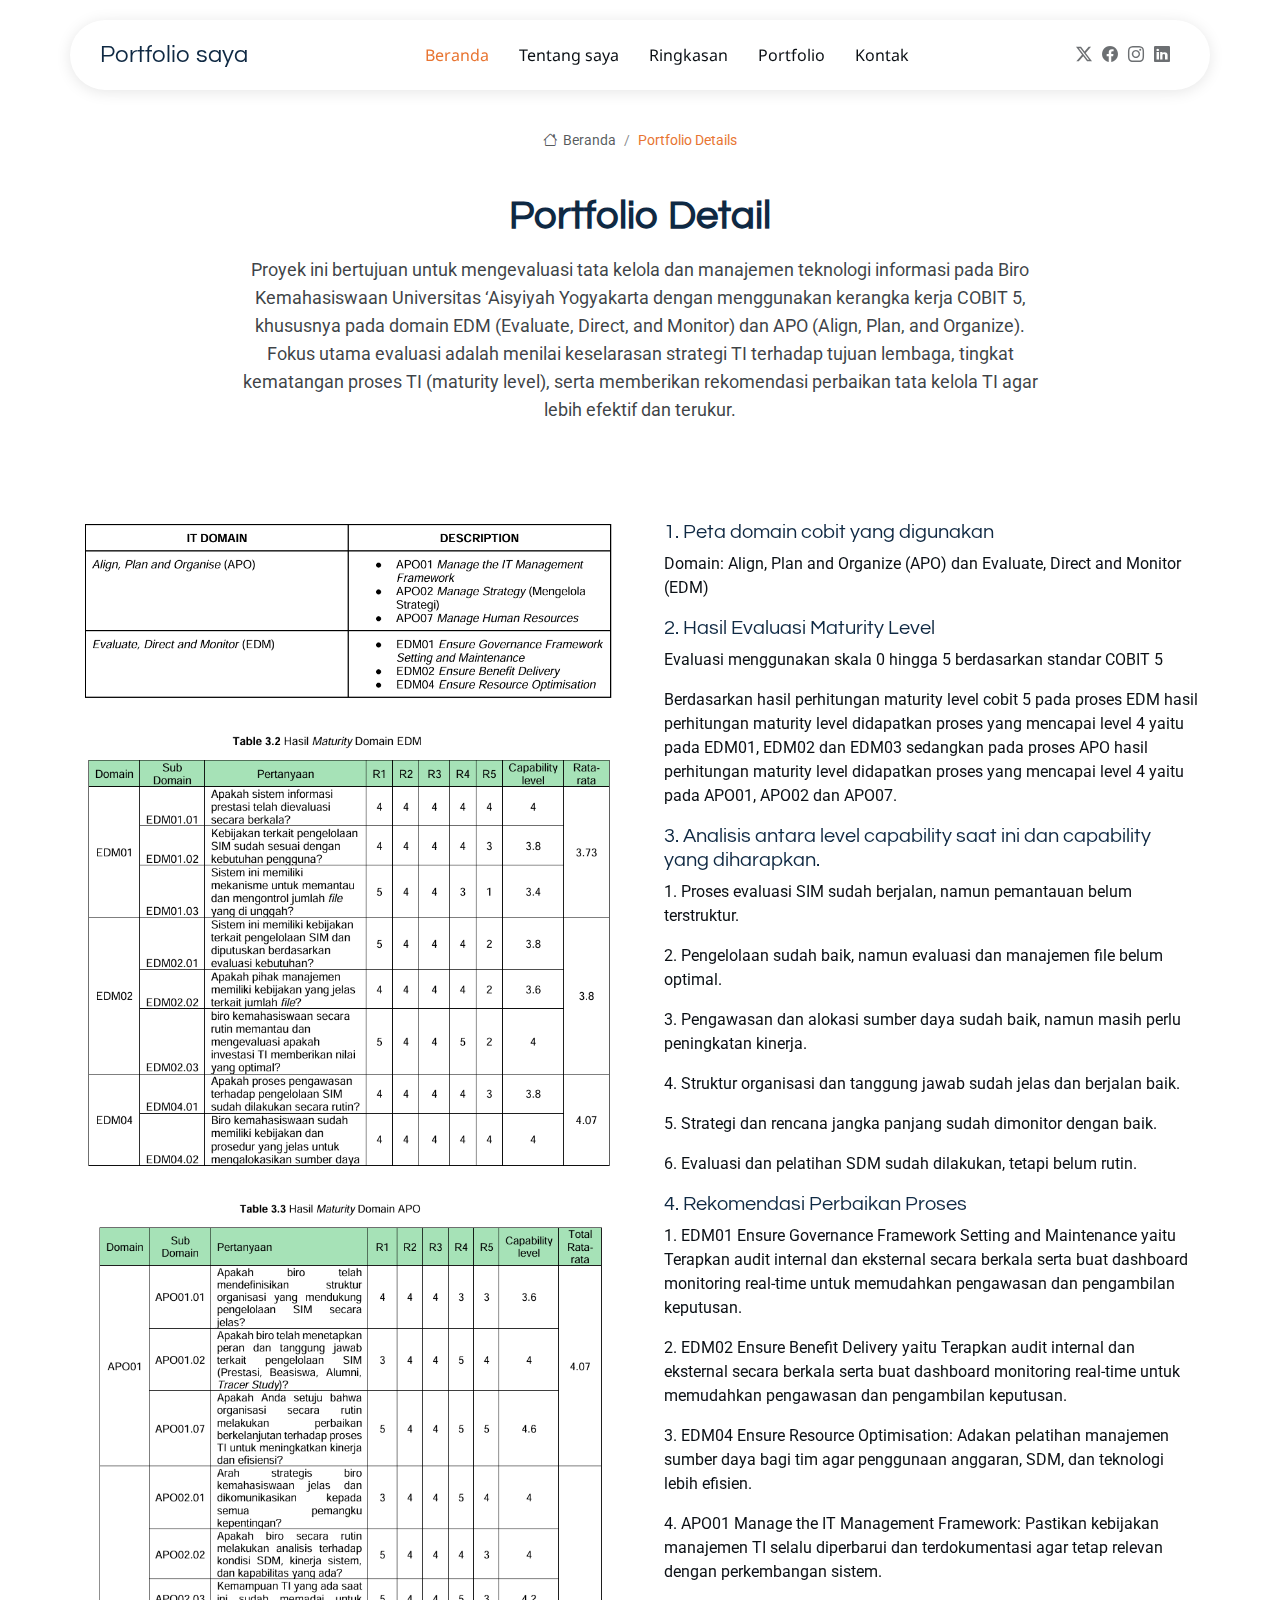
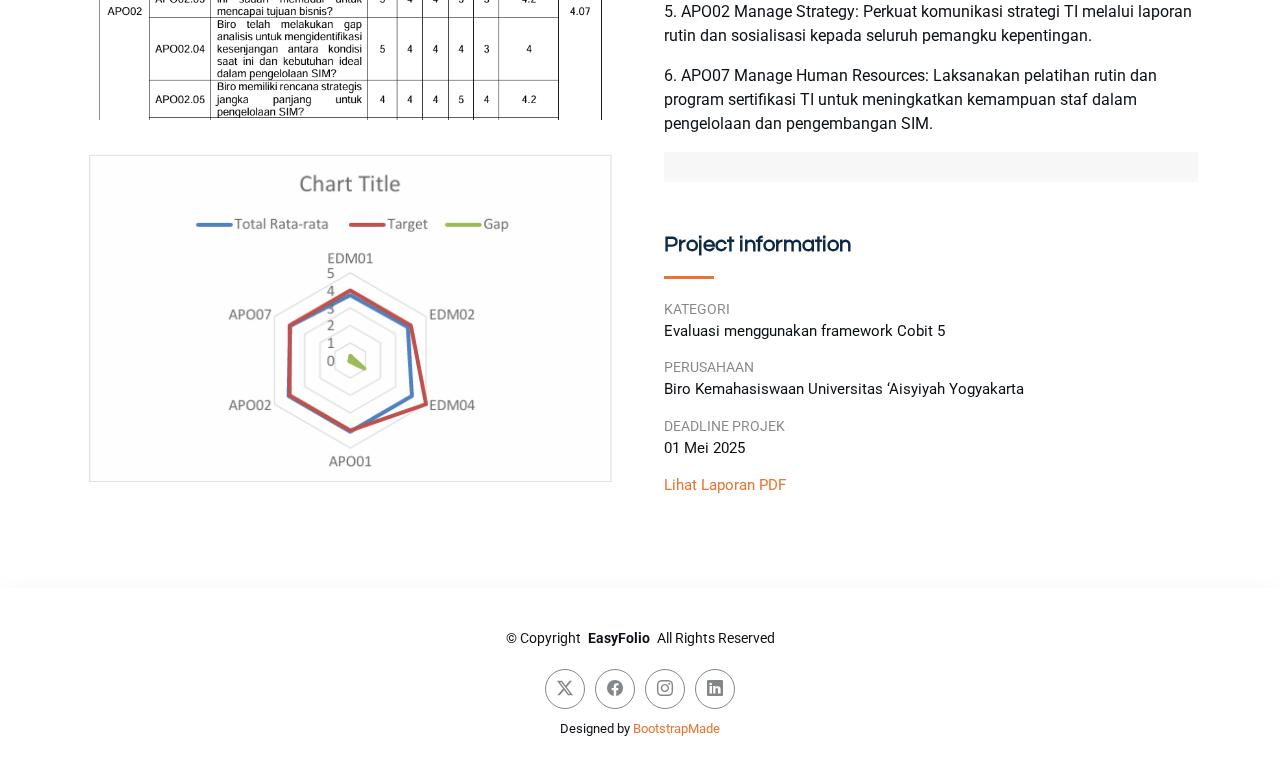
<file: portfolio-detail2.html>
<!DOCTYPE html>
<html lang="en">

<head>
  <meta charset="utf-8">
  <meta content="width=device-width, initial-scale=1.0" name="viewport">
  <title>Portfolio Details - EasyFolio Bootstrap Template</title>
  <meta name="description" content="">
  <meta name="keywords" content="">

  <!-- Favicons -->
  <link href="assets/img/favicon.png" rel="icon">
  <link href="assets/img/apple-touch-icon.png" rel="apple-touch-icon">

  <!-- Fonts -->
  <link href="https://fonts.googleapis.com" rel="preconnect">
  <link href="https://fonts.gstatic.com" rel="preconnect" crossorigin>
  <link href="https://fonts.googleapis.com/css2?family=Roboto:ital,wght@0,100;0,300;0,400;0,500;0,700;0,900;1,100;1,300;1,400;1,500;1,700;1,900&family=Noto+Sans:ital,wght@0,100;0,200;0,300;0,400;0,500;0,600;0,700;0,800;0,900;1,100;1,200;1,300;1,400;1,500;1,600;1,700;1,800;1,900&family=Questrial:wght@400&display=swap" rel="stylesheet">

  <!-- Vendor CSS Files -->
  <link href="assets/vendor/bootstrap/css/bootstrap.min.css" rel="stylesheet">
  <link href="assets/vendor/bootstrap-icons/bootstrap-icons.css" rel="stylesheet">
  <link href="assets/vendor/aos/aos.css" rel="stylesheet">
  <link href="assets/vendor/glightbox/css/glightbox.min.css" rel="stylesheet">
  <link href="assets/vendor/swiper/swiper-bundle.min.css" rel="stylesheet">

  <!-- Main CSS File -->
  <link href="assets/css/main.css" rel="stylesheet">

  <!-- =======================================================
  * Template Name: EasyFolio
  * Template URL: https://bootstrapmade.com/easyfolio-bootstrap-portfolio-template/
  * Updated: Feb 21 2025 with Bootstrap v5.3.3
  * Author: BootstrapMade.com
  * License: https://bootstrapmade.com/license/
  ======================================================== -->
</head>

<body class="index-page">

  <header id="header" class="header d-flex align-items-center sticky-top">
    <div class="header-container container-fluid container-xl position-relative d-flex align-items-center justify-content-between">

      <a href="index.html" class="logo d-flex align-items-center me-auto me-xl-0">
        <!-- Uncomment the line below if you also wish to use an image logo -->
        <!-- <img src="assets/img/logo.webp" alt=""> -->
        <h1 class="sitename">Portfolio saya</h1>
      </a>

      <nav id="navmenu" class="navmenu">
        <ul>
          <li><a href="#hero" class="active">Beranda</a></li>
          <li><a href="#about">Tentang saya</a></li>
          <li><a href="#resume">Ringkasan</a></li>
          <li><a href="#portfolio">Portfolio</a></li>
          <li><a href="#contact">Kontak</a></li>
        </ul>
        <i class="mobile-nav-toggle d-xl-none bi bi-list"></i>
      </nav>

      <div class="header-social-links">
        <a href="#" class="twitter"><i class="bi bi-twitter-x"></i></a>
        <a href="#" class="facebook"><i class="bi bi-facebook"></i></a>
        <a href="#" class="instagram"><i class="bi bi-instagram"></i></a>
        <a href="#" class="linkedin"><i class="bi bi-linkedin"></i></a>
      </div>

    </div>
  </header>

  <main class="main">

    <!-- Page Title -->
    <div class="page-title">
      <div class="breadcrumbs">
        <nav aria-label="breadcrumb">
          <ol class="breadcrumb">
            <li class="breadcrumb-item"><a href="index.html"><i class="bi bi-house"></i> Beranda</a></li>
            <li class="breadcrumb-item active current">Portfolio Details</li>
          </ol>
        </nav>
      </div>

      <div class="title-wrapper">
        <h1>Portfolio Detail</h1>
        <p>Proyek ini bertujuan untuk mengevaluasi tata kelola dan manajemen teknologi informasi pada Biro Kemahasiswaan Universitas ‘Aisyiyah Yogyakarta dengan menggunakan kerangka kerja COBIT 5, khususnya pada domain EDM (Evaluate, Direct, and Monitor) dan APO (Align, Plan, and Organize).
        Fokus utama evaluasi adalah menilai keselarasan strategi TI terhadap tujuan lembaga, tingkat kematangan proses TI (maturity level), serta memberikan rekomendasi perbaikan tata kelola TI agar lebih efektif dan terukur.</p>
      </div>
    </div><!-- End Page Title -->

    <!-- Portfolio Details Section -->
    <section id="portfolio-details" class="portfolio-details section">

      <div class="container" data-aos="fade-up">

        <div class="row gy-4 g-lg-5">
          <div class="col-lg-6">
            <img src="assets/img/portfolio/Evaluasi.png" class="img-fluid mb-4" alt="">
            <img src="assets/img/portfolio/EDM.png" class="img-fluid mb-4" alt="">
            <img src="assets/img/portfolio/APO.png" class="img-fluid mb-4" alt="">
            <img src="assets/img/portfolio/Gap.png" class="img-fluid mb-4" alt="">
          </div>

          <div class="col-lg-6">

            <div class="position-sticky" style="top: 40px">
              <div class="portfolio-description">
                <h5>1. Peta domain cobit yang digunakan</h5>
                <p>
                  Domain: Align, Plan and Organize (APO) dan Evaluate, Direct and Monitor (EDM)

                  
                </p>

                    <h5>2.  Hasil Evaluasi Maturity Level</h5>
                <p>
                 Evaluasi menggunakan skala 0 hingga 5 berdasarkan standar COBIT 5 </p>
                 <p> Berdasarkan hasil perhitungan maturity level cobit 5 pada proses EDM hasil perhitungan maturity level didapatkan proses yang mencapai level 4 yaitu pada EDM01, EDM02 dan EDM03 
                    sedangkan pada proses APO hasil perhitungan maturity level didapatkan proses yang mencapai level 4 yaitu pada APO01, APO02 dan APO07.</p>
               
                    <h5>3. Analisis antara  level capability saat ini dan capability yang diharapkan. </h5>
                    <p>1. Proses evaluasi SIM sudah berjalan, namun pemantauan belum terstruktur.</p>
                    <p>2. Pengelolaan sudah baik, namun evaluasi dan manajemen file belum optimal.</p>
                    <p>3. Pengawasan dan alokasi sumber daya sudah baik, namun masih perlu peningkatan kinerja.</p>
                    <p>4. Struktur organisasi dan tanggung jawab sudah jelas dan berjalan baik.</p>
                    <p>5. Strategi dan rencana jangka panjang sudah dimonitor dengan baik.</p>
                    <p>6. Evaluasi dan pelatihan SDM sudah dilakukan, tetapi belum rutin.</p>
                    


                     <h5>4. Rekomendasi Perbaikan Proses</h5>
                      <div>
                        <p>1. EDM01 Ensure Governance Framework Setting and Maintenance yaitu Terapkan audit internal dan eksternal secara berkala serta buat dashboard monitoring real-time untuk memudahkan pengawasan dan pengambilan keputusan.</p>
                        <p>2. EDM02 Ensure Benefit Delivery yaitu Terapkan audit internal dan eksternal secara berkala serta buat dashboard monitoring real-time untuk memudahkan pengawasan dan pengambilan keputusan.</p>
                        <p>3. EDM04 Ensure Resource Optimisation: Adakan pelatihan manajemen sumber daya bagi tim agar penggunaan anggaran, SDM, dan teknologi lebih efisien.</p>
                        <p>4. APO01 Manage the IT Management Framework: Pastikan kebijakan manajemen TI selalu diperbarui dan terdokumentasi agar tetap relevan dengan perkembangan sistem.</p>
                        <p>5. APO02 Manage Strategy: Perkuat komunikasi strategi TI melalui laporan rutin dan sosialisasi kepada seluruh pemangku kepentingan.</p>
                        <p>6. APO07 Manage Human Resources: Laksanakan pelatihan rutin dan program sertifikasi TI untuk meningkatkan kemampuan staf dalam pengelolaan dan pengembangan SIM.</p></div>
                    


                <div class="testimonial-item">
                 
               

                
              </div>

              <div class="portfolio-info mt-5">
                <h3>Project information</h3>
                <ul>
                  <li><strong>Kategori</strong> Evaluasi menggunakan framework Cobit 5</li>
                  <li><strong>Perusahaan</strong> Biro Kemahasiswaan Universitas ‘Aisyiyah Yogyakarta</li>
                  <li><strong>Deadline Projek</strong> 01 Mei 2025</li>
                  <li><a href="https://drive.google.com/file/d/1chc9zABdX7Q7fG9lN92cfJ50IqNebGzm/view?usp=sharing" target="_blank" rel="noopener" class="bbtn-visit align-self-start" >
                   Lihat Laporan PDF</a></li>
                </ul>
              </div>
            </div>

          </div>
        </div>

      </div>

    </section><!-- /Portfolio Details Section -->

  </main>

  <footer id="footer" class="footer">

    <div class="container">
      <div class="copyright text-center ">
        <p>© <span>Copyright</span> <strong class="px-1 sitename">EasyFolio</strong> <span>All Rights Reserved</span></p>
      </div>
      <div class="social-links d-flex justify-content-center">
        <a href=""><i class="bi bi-twitter-x"></i></a>
        <a href=""><i class="bi bi-facebook"></i></a>
        <a href=""><i class="bi bi-instagram"></i></a>
        <a href=""><i class="bi bi-linkedin"></i></a>
      </div>
      <div class="credits">
        <!-- All the links in the footer should remain intact. -->
        <!-- You can delete the links only if you've purchased the pro version. -->
        <!-- Licensing information: https://bootstrapmade.com/license/ -->
        <!-- Purchase the pro version with working PHP/AJAX contact form: [buy-url] -->
        Designed by <a href="https://bootstrapmade.com/">BootstrapMade</a>
      </div>
    </div>

  </footer>

  <!-- Scroll Top -->
  <a href="#" id="scroll-top" class="scroll-top d-flex align-items-center justify-content-center"><i class="bi bi-arrow-up-short"></i></a>

  <!-- Vendor JS Files -->
  <script src="assets/vendor/bootstrap/js/bootstrap.bundle.min.js"></script>
  <script src="assets/vendor/php-email-form/validate.js"></script>
  <script src="assets/vendor/aos/aos.js"></script>
  <script src="assets/vendor/waypoints/noframework.waypoints.js"></script>
  <script src="assets/vendor/glightbox/js/glightbox.min.js"></script>
  <script src="assets/vendor/imagesloaded/imagesloaded.pkgd.min.js"></script>
  <script src="assets/vendor/isotope-layout/isotope.pkgd.min.js"></script>
  <script src="assets/vendor/swiper/swiper-bundle.min.js"></script>

  <!-- Main JS File -->
  <script src="assets/js/main.js"></script>

</body>

</html>
</file>
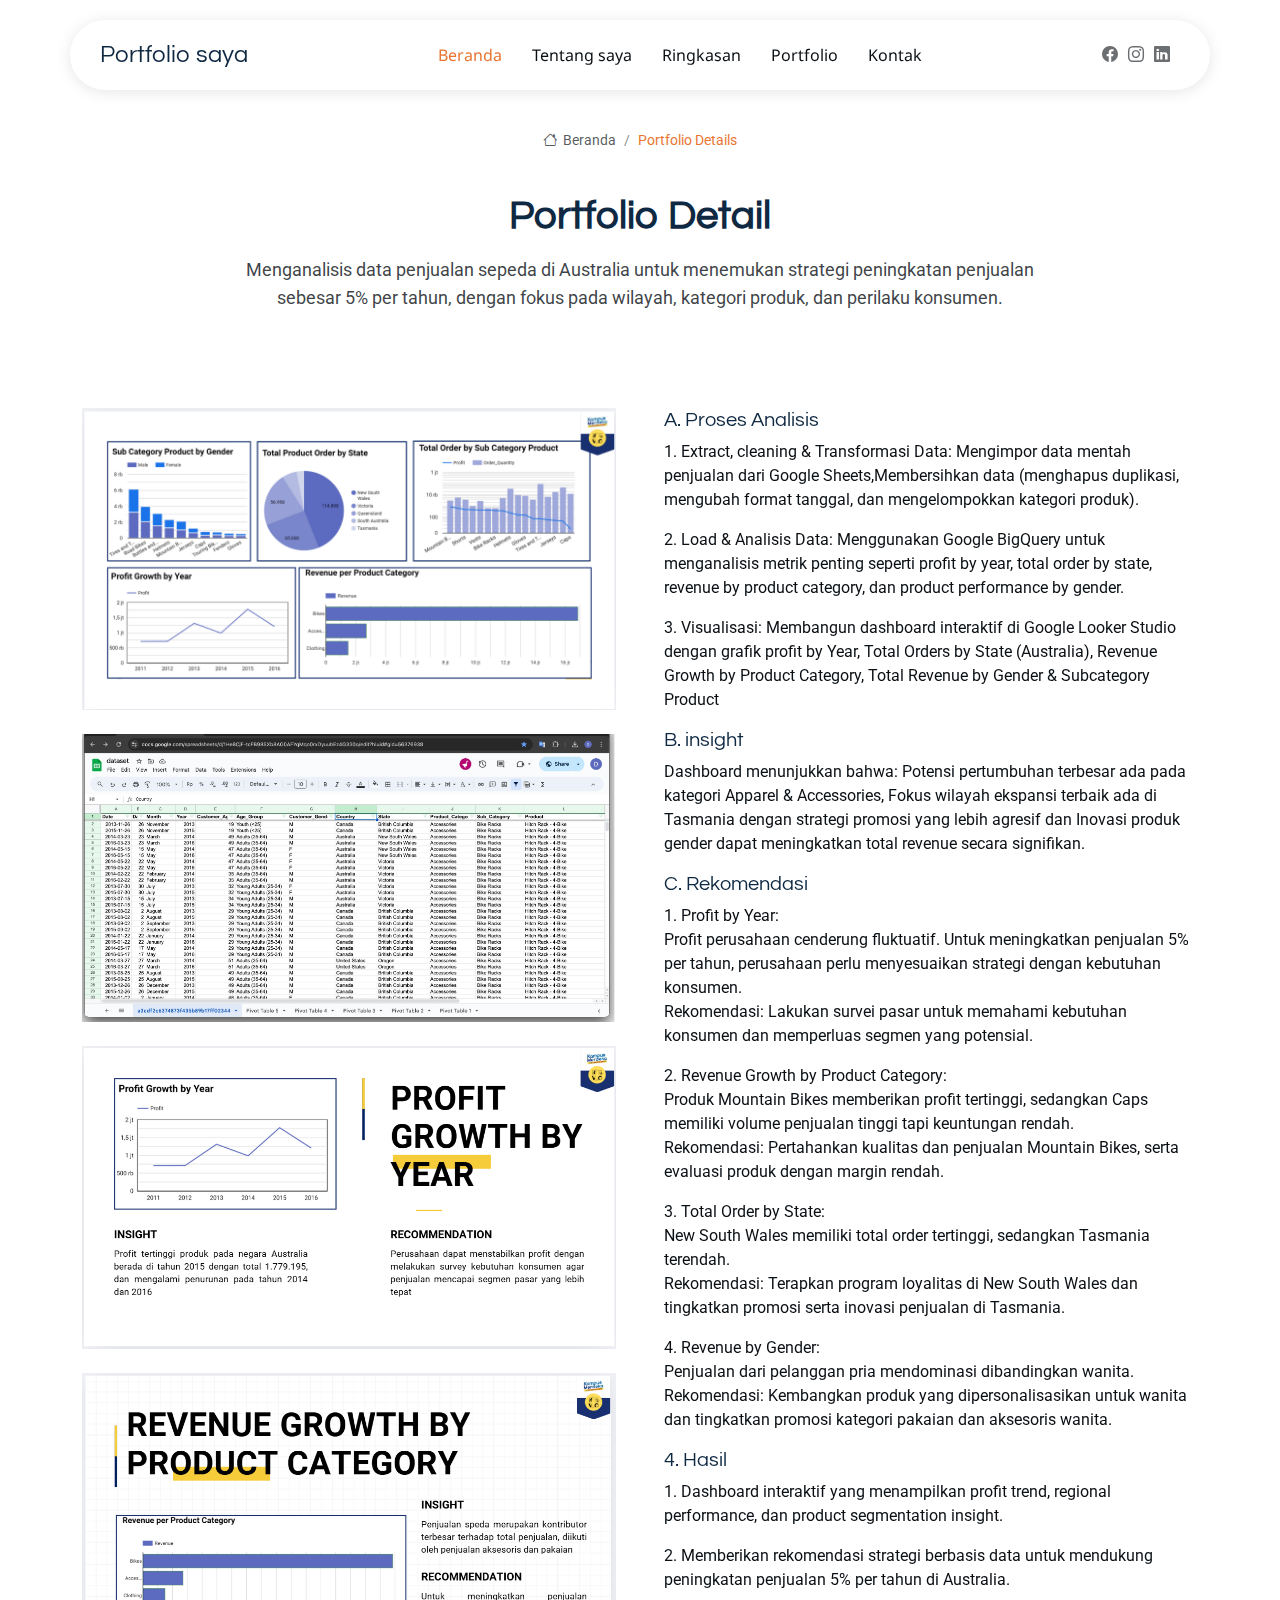
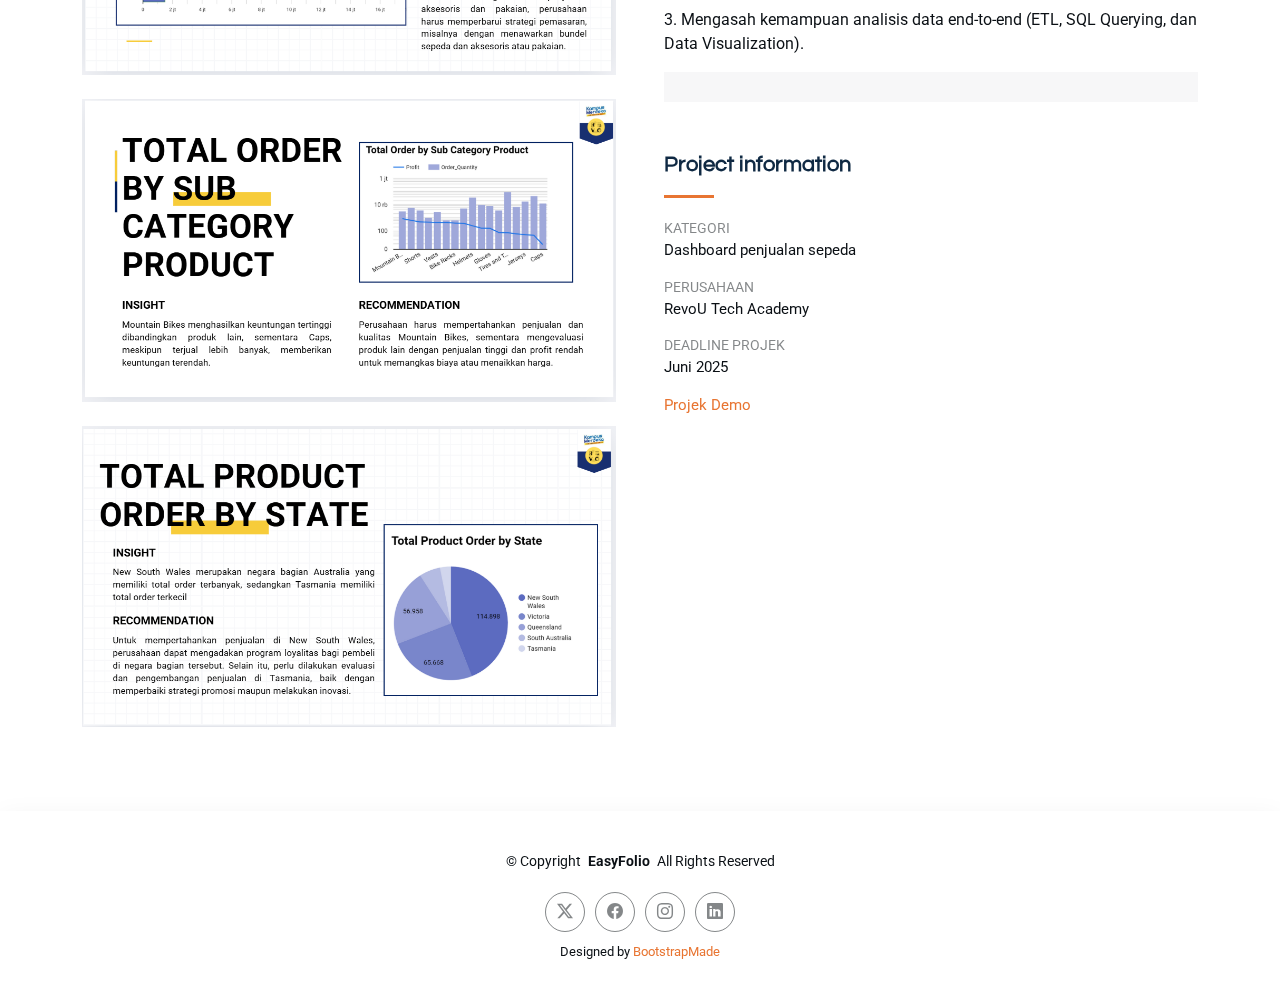
<file: portfolio-detail3.html>
<!DOCTYPE html>
<html lang="en">

<head>
  <meta charset="utf-8">
  <meta content="width=device-width, initial-scale=1.0" name="viewport">
  <title>Portfolio Details - EasyFolio Bootstrap Template</title>
  <meta name="description" content="">
  <meta name="keywords" content="">

  <!-- Favicons -->
  <link href="assets/img/favicon.png" rel="icon">
  <link href="assets/img/apple-touch-icon.png" rel="apple-touch-icon">

  <!-- Fonts -->
  <link href="https://fonts.googleapis.com" rel="preconnect">
  <link href="https://fonts.gstatic.com" rel="preconnect" crossorigin>
  <link href="https://fonts.googleapis.com/css2?family=Roboto:ital,wght@0,100;0,300;0,400;0,500;0,700;0,900;1,100;1,300;1,400;1,500;1,700;1,900&family=Noto+Sans:ital,wght@0,100;0,200;0,300;0,400;0,500;0,600;0,700;0,800;0,900;1,100;1,200;1,300;1,400;1,500;1,600;1,700;1,800;1,900&family=Questrial:wght@400&display=swap" rel="stylesheet">

  <!-- Vendor CSS Files -->
  <link href="assets/vendor/bootstrap/css/bootstrap.min.css" rel="stylesheet">
  <link href="assets/vendor/bootstrap-icons/bootstrap-icons.css" rel="stylesheet">
  <link href="assets/vendor/aos/aos.css" rel="stylesheet">
  <link href="assets/vendor/glightbox/css/glightbox.min.css" rel="stylesheet">
  <link href="assets/vendor/swiper/swiper-bundle.min.css" rel="stylesheet">

  <!-- Main CSS File -->
  <link href="assets/css/main.css" rel="stylesheet">

  <!-- =======================================================
  * Template Name: EasyFolio
  * Template URL: https://bootstrapmade.com/easyfolio-bootstrap-portfolio-template/
  * Updated: Feb 21 2025 with Bootstrap v5.3.3
  * Author: BootstrapMade.com
  * License: https://bootstrapmade.com/license/
  ======================================================== -->
</head>

<body class="index-page">

  <header id="header" class="header d-flex align-items-center sticky-top">
    <div class="header-container container-fluid container-xl position-relative d-flex align-items-center justify-content-between">

      <a href="index.html" class="logo d-flex align-items-center me-auto me-xl-0">
        <!-- Uncomment the line below if you also wish to use an image logo -->
        <!-- <img src="assets/img/logo.webp" alt=""> -->
        <h1 class="sitename">Portfolio saya</h1>
      </a>

      <nav id="navmenu" class="navmenu">
        <ul>
          <li><a href="index.html#hero" class="active">Beranda</a></li>
          <li><a href="index.html#about">Tentang saya</a></li>
          <li><a href="index.html#resume">Ringkasan</a></li>
          <li><a href="index.html#portfolio">Portfolio</a></li>
          <li><a href="index.html#contact">Kontak</a></li>
        </ul>
        <i class="mobile-nav-toggle d-xl-none bi bi-list"></i>
      </nav>
      <div class="header-social-links">
            <a href="https://www.facebook.com/azka.zinta?mibextid=wwXIfr&rdid=wUBF2FB8XCJlgfq3&share_url=https%3A%2F%2Fwww.facebook.com%2Fshare%2F1JKSxQMHf8%2F%3Fmibextid%3DwwXIfr" class="facebook"><i class="bi bi-facebook"></i></a>
            <a href="https://www.instagram.com/prmitaaas.r/?igsh=MXB1OThrNGQzZXNjdA%3D%3D&utm_source=qr#" class="instagram"><i class="bi bi-instagram"></i></a>
            <a href="https://www.linkedin.com/in/mita-permatasari/" class="linkedin"><i class="bi bi-linkedin"></i></a>
          </div>

    </div>
  </header>

  <main class="main">

    <!-- Page Title -->
    <div class="page-title">
      <div class="breadcrumbs">
        <nav aria-label="breadcrumb">
          <ol class="breadcrumb">
            <li class="breadcrumb-item"><a href="index.html"><i class="bi bi-house"></i> Beranda</a></li>
            <li class="breadcrumb-item active current">Portfolio Details</li>
          </ol>
        </nav>
      </div>

      <div class="title-wrapper">
        <h1>Portfolio Detail</h1>
        <p>Menganalisis data penjualan sepeda di Australia untuk menemukan strategi peningkatan penjualan sebesar 5% per tahun, dengan fokus pada wilayah, kategori produk, dan perilaku konsumen.</p>
      </div>
    </div><!-- End Page Title -->

    <!-- Portfolio Details Section -->
    <section id="portfolio-details" class="portfolio-details section">

      <div class="container" data-aos="fade-up">

        <div class="row gy-4 g-lg-5">
          <div class="col-lg-6">
            <img src="assets/img/portfolio/Dashboard.png" class="img-fluid mb-4" alt="">
            <img src="assets/img/portfolio/Dataset.png" class="img-fluid mb-4" alt="">
            <img src="assets/img/portfolio/Profit.png" class="img-fluid mb-4" alt="">
            <img src="assets/img/portfolio/Revenue.png" class="img-fluid mb-4" alt="">
            <img src="assets/img/portfolio/Total order.png" class="img-fluid mb-4" alt="">
            <img src="assets/img/portfolio/state.png" class="img-fluid mb-4" alt="">
          </div>

          <div class="col-lg-6">

            <div class="position-sticky" style="top: 40px">
              <div class="portfolio-description">
                <h5>A. Proses Analisis</h5>
                <p>1. Extract, cleaning & Transformasi Data: Mengimpor data mentah penjualan dari Google Sheets,Membersihkan data (menghapus duplikasi, mengubah format tanggal, dan mengelompokkan kategori produk).</p>
                <p>2. Load & Analisis Data: Menggunakan Google BigQuery untuk menganalisis metrik penting seperti profit by year, total order by state, revenue by product category, dan product performance by gender.</p>
                <p>3. Visualisasi: Membangun dashboard interaktif di Google Looker Studio dengan grafik profit by Year, Total Orders by State (Australia), Revenue Growth by Product Category, Total Revenue by Gender & Subcategory Product</p>

                    <h5>B. insight</h5>
                <p>
                Dashboard menunjukkan bahwa: Potensi pertumbuhan terbesar ada pada kategori Apparel & Accessories, Fokus wilayah ekspansi terbaik ada di Tasmania dengan strategi promosi yang lebih agresif dan Inovasi produk gender dapat meningkatkan total revenue secara signifikan. </p>
        
               
                    <h5>C. Rekomendasi </h5>
                    <p>1. Profit by Year:<br>
                    Profit perusahaan cenderung fluktuatif. Untuk meningkatkan penjualan 5% per tahun, perusahaan perlu menyesuaikan strategi dengan kebutuhan konsumen.<br>
                    Rekomendasi: Lakukan survei pasar untuk memahami kebutuhan konsumen dan memperluas segmen yang potensial.</p>
                    <p>2. Revenue Growth by Product Category:<br>
                    Produk Mountain Bikes memberikan profit tertinggi, sedangkan Caps memiliki volume penjualan tinggi tapi keuntungan rendah.<br>
                    Rekomendasi: Pertahankan kualitas dan penjualan Mountain Bikes, serta evaluasi produk dengan margin rendah.</p>
                    <p>3. Total Order by State:<br>
                    New South Wales memiliki total order tertinggi, sedangkan Tasmania terendah.<br>
                    Rekomendasi: Terapkan program loyalitas di New South Wales dan tingkatkan promosi serta inovasi penjualan di Tasmania.</p>
                    <p>4. Revenue by Gender:<br>
                    Penjualan dari pelanggan pria mendominasi dibandingkan wanita.<br>
                    Rekomendasi: Kembangkan produk yang dipersonalisasikan untuk wanita dan tingkatkan promosi kategori pakaian dan aksesoris wanita.</p>
                   
                    

                     <h5>4. Hasil</h5>
                      <div>
                        <p>1. Dashboard interaktif yang menampilkan profit trend, regional performance, dan product segmentation insight.</p>
                        <p>2. Memberikan rekomendasi strategi berbasis data untuk mendukung peningkatan penjualan 5% per tahun di Australia.</p>
                        <p>3. Mengasah kemampuan analisis data end-to-end (ETL, SQL Querying, dan Data Visualization).</p>
                 
                    


                <div class="testimonial-item">
                 
               

                
              </div>

              <div class="portfolio-info mt-5">
                <h3>Project information</h3>
                <ul>
                  <li><strong>Kategori</strong> Dashboard penjualan sepeda</li>
                  <li><strong>Perusahaan</strong> RevoU Tech Academy</li>
                  <li><strong>Deadline Projek</strong> Juni 2025</li>
                  <li><a href="https://revou-team7-jakarta.netlify.app/" target="_blank" rel="noopener" class="bbtn-visit align-self-start" >
                   Projek Demo </a></li>
                </ul>
              </div>
            </div>

          </div>
        </div>

      </div>

    </section><!-- /Portfolio Details Section -->

  </main>

  <footer id="footer" class="footer">

    <div class="container">
      <div class="copyright text-center ">
        <p>© <span>Copyright</span> <strong class="px-1 sitename">EasyFolio</strong> <span>All Rights Reserved</span></p>
      </div>
      <div class="social-links d-flex justify-content-center">
        <a href=""><i class="bi bi-twitter-x"></i></a>
        <a href=""><i class="bi bi-facebook"></i></a>
        <a href=""><i class="bi bi-instagram"></i></a>
        <a href=""><i class="bi bi-linkedin"></i></a>
      </div>
      <div class="credits">
        <!-- All the links in the footer should remain intact. -->
        <!-- You can delete the links only if you've purchased the pro version. -->
        <!-- Licensing information: https://bootstrapmade.com/license/ -->
        <!-- Purchase the pro version with working PHP/AJAX contact form: [buy-url] -->
        Designed by <a href="https://bootstrapmade.com/">BootstrapMade</a>
      </div>
    </div>

  </footer>

  <!-- Scroll Top -->
  <a href="#" id="scroll-top" class="scroll-top d-flex align-items-center justify-content-center"><i class="bi bi-arrow-up-short"></i></a>

  <!-- Vendor JS Files -->
  <script src="assets/vendor/bootstrap/js/bootstrap.bundle.min.js"></script>
  <script src="assets/vendor/php-email-form/validate.js"></script>
  <script src="assets/vendor/aos/aos.js"></script>
  <script src="assets/vendor/waypoints/noframework.waypoints.js"></script>
  <script src="assets/vendor/glightbox/js/glightbox.min.js"></script>
  <script src="assets/vendor/imagesloaded/imagesloaded.pkgd.min.js"></script>
  <script src="assets/vendor/isotope-layout/isotope.pkgd.min.js"></script>
  <script src="assets/vendor/swiper/swiper-bundle.min.js"></script>

  <!-- Main JS File -->
  <script src="assets/js/main.js"></script>

</body>

</html>
</file>
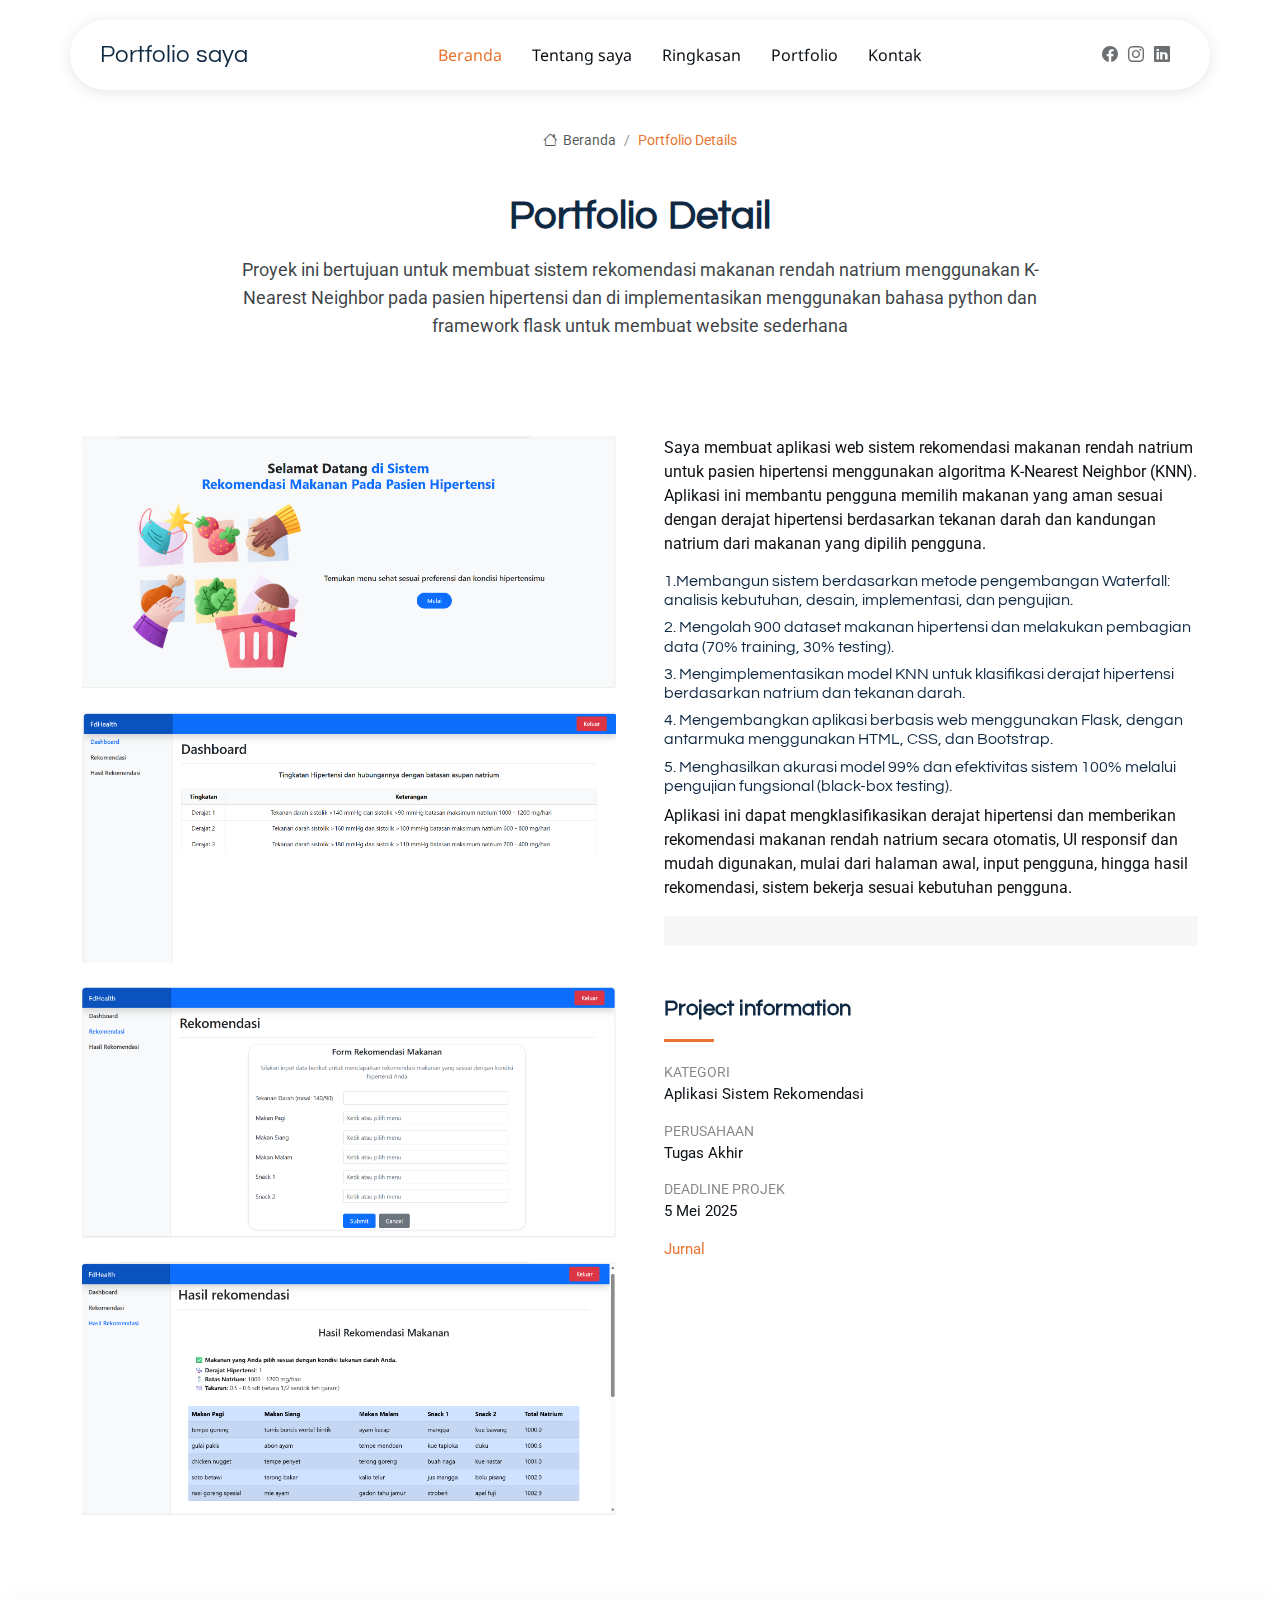
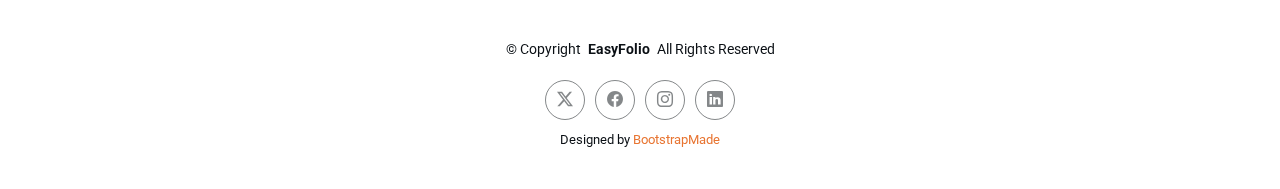
<file: portfolio-detail4.html>
<!DOCTYPE html>
<html lang="en">

<head>
  <meta charset="utf-8">
  <meta content="width=device-width, initial-scale=1.0" name="viewport">
  <title>Portfolio Details - EasyFolio Bootstrap Template</title>
  <meta name="description" content="">
  <meta name="keywords" content="">

  <!-- Favicons -->
  <link href="assets/img/favicon.png" rel="icon">
  <link href="assets/img/apple-touch-icon.png" rel="apple-touch-icon">

  <!-- Fonts -->
  <link href="https://fonts.googleapis.com" rel="preconnect">
  <link href="https://fonts.gstatic.com" rel="preconnect" crossorigin>
  <link href="https://fonts.googleapis.com/css2?family=Roboto:ital,wght@0,100;0,300;0,400;0,500;0,700;0,900;1,100;1,300;1,400;1,500;1,700;1,900&family=Noto+Sans:ital,wght@0,100;0,200;0,300;0,400;0,500;0,600;0,700;0,800;0,900;1,100;1,200;1,300;1,400;1,500;1,600;1,700;1,800;1,900&family=Questrial:wght@400&display=swap" rel="stylesheet">

  <!-- Vendor CSS Files -->
  <link href="assets/vendor/bootstrap/css/bootstrap.min.css" rel="stylesheet">
  <link href="assets/vendor/bootstrap-icons/bootstrap-icons.css" rel="stylesheet">
  <link href="assets/vendor/aos/aos.css" rel="stylesheet">
  <link href="assets/vendor/glightbox/css/glightbox.min.css" rel="stylesheet">
  <link href="assets/vendor/swiper/swiper-bundle.min.css" rel="stylesheet">

  <!-- Main CSS File -->
  <link href="assets/css/main.css" rel="stylesheet">

  <!-- =======================================================
  * Template Name: EasyFolio
  * Template URL: https://bootstrapmade.com/easyfolio-bootstrap-portfolio-template/
  * Updated: Feb 21 2025 with Bootstrap v5.3.3
  * Author: BootstrapMade.com
  * License: https://bootstrapmade.com/license/
  ======================================================== -->
</head>

<body class="index-page">

  <header id="header" class="header d-flex align-items-center sticky-top">
    <div class="header-container container-fluid container-xl position-relative d-flex align-items-center justify-content-between">

      <a href="index.html" class="logo d-flex align-items-center me-auto me-xl-0">
        <!-- Uncomment the line below if you also wish to use an image logo -->
        <!-- <img src="assets/img/logo.webp" alt=""> -->
        <h1 class="sitename">Portfolio saya</h1>
      </a>

      <nav id="navmenu" class="navmenu">
         <ul>
          <li><a href="index.html#hero" class="active">Beranda</a></li>
          <li><a href="index.html#about">Tentang saya</a></li>
          <li><a href="index.html#resume">Ringkasan</a></li>
          <li><a href="index.html#portfolio">Portfolio</a></li>
          <li><a href="index.html#contact">Kontak</a></li>
        </ul>
        <i class="mobile-nav-toggle d-xl-none bi bi-list"></i>
      </nav>

        <div class="header-social-links">
        <a href="https://www.facebook.com/azka.zinta?mibextid=wwXIfr&rdid=wUBF2FB8XCJlgfq3&share_url=https%3A%2F%2Fwww.facebook.com%2Fshare%2F1JKSxQMHf8%2F%3Fmibextid%3DwwXIfr" class="facebook"><i class="bi bi-facebook"></i></a>
        <a href="https://www.instagram.com/prmitaaas.r/?igsh=MXB1OThrNGQzZXNjdA%3D%3D&utm_source=qr#" class="instagram"><i class="bi bi-instagram"></i></a>
        <a href="https://www.linkedin.com/in/mita-permatasari/" class="linkedin"><i class="bi bi-linkedin"></i></a>
      </div>

    </div>
  </header>

  <main class="main">

    <!-- Page Title -->
    <div class="page-title">
      <div class="breadcrumbs">
        <nav aria-label="breadcrumb">
          <ol class="breadcrumb">
            <li class="breadcrumb-item"><a href="index.html"><i class="bi bi-house"></i> Beranda</a></li>
            <li class="breadcrumb-item active current">Portfolio Details</li>
          </ol>
        </nav>
      </div>

      <div class="title-wrapper">
        <h1>Portfolio Detail</h1>
        <p>Proyek ini bertujuan untuk membuat sistem rekomendasi makanan rendah natrium menggunakan K-Nearest Neighbor pada pasien hipertensi dan di implementasikan menggunakan bahasa python dan framework flask untuk membuat website sederhana</p>
      </div>
    </div><!-- End Page Title -->

    <!-- Portfolio Details Section -->
    <section id="portfolio-details" class="portfolio-details section">

      <div class="container" data-aos="fade-up">

        <div class="row gy-4 g-lg-5">
          <div class="col-lg-6">
            <img src="assets/img/portfolio/mulai.png" class="img-fluid mb-4" alt="">
            <img src="assets/img/portfolio/awal.png" class="img-fluid mb-4" alt="">
            <img src="assets/img/portfolio/insert.png" class="img-fluid mb-4" alt="">
            <img src="assets/img/portfolio/hasil.png" class="img-fluid mb-4" alt="">
          </div>

          <div class="col-lg-6">

            <div class="position-sticky" style="top: 40px">
              <div class="portfolio-description">
                 <p>
                  Saya membuat aplikasi web sistem rekomendasi makanan rendah
                  natrium untuk pasien hipertensi menggunakan algoritma K-Nearest Neighbor (KNN).
                  Aplikasi ini membantu pengguna memilih makanan yang aman sesuai dengan derajat hipertensi berdasarkan
                  tekanan darah dan kandungan natrium dari makanan yang dipilih pengguna. 
                 </p>
                <h6>1.Membangun sistem berdasarkan metode pengembangan Waterfall: analisis kebutuhan, desain, implementasi, dan pengujian. </h6>
               

                <h6>2. Mengolah 900 dataset makanan hipertensi dan melakukan pembagian data (70% training, 30% testing).</h6>
                 <h6>3. Mengimplementasikan model KNN untuk klasifikasi derajat hipertensi berdasarkan natrium dan tekanan darah.</h6>
                  <h6>4. Mengembangkan aplikasi berbasis web menggunakan Flask, dengan antarmuka menggunakan HTML, CSS, dan Bootstrap.</h6>
                  <h6>5. Menghasilkan akurasi model 99% dan efektivitas sistem 100% melalui pengujian fungsional (black-box testing).</h6>


                     <p>Aplikasi ini dapat mengklasifikasikan derajat hipertensi dan memberikan
                      rekomendasi makanan rendah natrium secara otomatis, UI responsif dan mudah digunakan, mulai dari halaman awal, input pengguna, hingga hasil rekomendasi, sistem bekerja sesuai kebutuhan pengguna. 
                     </p>
                     
                    


                <div class="testimonial-item">
                 
               

                
              </div>

              <div class="portfolio-info mt-5">
                <h3>Project information</h3>
                <ul>
                  <li><strong>Kategori</strong> Aplikasi Sistem Rekomendasi</li>
                  <li><strong>Perusahaan</strong> Tugas Akhir</li>
                  <li><strong>Deadline Projek</strong> 5 Mei 2025</li>
                  <li><a href="https://jursistekni.nusaputra.ac.id/article/view/505" target="_blank" rel="noopener" class="bbtn-visit align-self-start" >
                   Jurnal</a></li>
                </ul>
              </div>
            </div>

          </div>
        </div>

      </div>

    </section><!-- /Portfolio Details Section -->

  </main>

  <footer id="footer" class="footer">

    <div class="container">
      <div class="copyright text-center ">
        <p>© <span>Copyright</span> <strong class="px-1 sitename">EasyFolio</strong> <span>All Rights Reserved</span></p>
      </div>
      <div class="social-links d-flex justify-content-center">
        <a href=""><i class="bi bi-twitter-x"></i></a>
        <a href=""><i class="bi bi-facebook"></i></a>
        <a href=""><i class="bi bi-instagram"></i></a>
        <a href=""><i class="bi bi-linkedin"></i></a>
      </div>
      <div class="credits">
        <!-- All the links in the footer should remain intact. -->
        <!-- You can delete the links only if you've purchased the pro version. -->
        <!-- Licensing information: https://bootstrapmade.com/license/ -->
        <!-- Purchase the pro version with working PHP/AJAX contact form: [buy-url] -->
        Designed by <a href="https://bootstrapmade.com/">BootstrapMade</a>
      </div>
    </div>

  </footer>

  <!-- Scroll Top -->
  <a href="#" id="scroll-top" class="scroll-top d-flex align-items-center justify-content-center"><i class="bi bi-arrow-up-short"></i></a>

  <!-- Vendor JS Files -->
  <script src="assets/vendor/bootstrap/js/bootstrap.bundle.min.js"></script>
  <script src="assets/vendor/php-email-form/validate.js"></script>
  <script src="assets/vendor/aos/aos.js"></script>
  <script src="assets/vendor/waypoints/noframework.waypoints.js"></script>
  <script src="assets/vendor/glightbox/js/glightbox.min.js"></script>
  <script src="assets/vendor/imagesloaded/imagesloaded.pkgd.min.js"></script>
  <script src="assets/vendor/isotope-layout/isotope.pkgd.min.js"></script>
  <script src="assets/vendor/swiper/swiper-bundle.min.js"></script>

  <!-- Main JS File -->
  <script src="assets/js/main.js"></script>

</body>

</html>
</file>
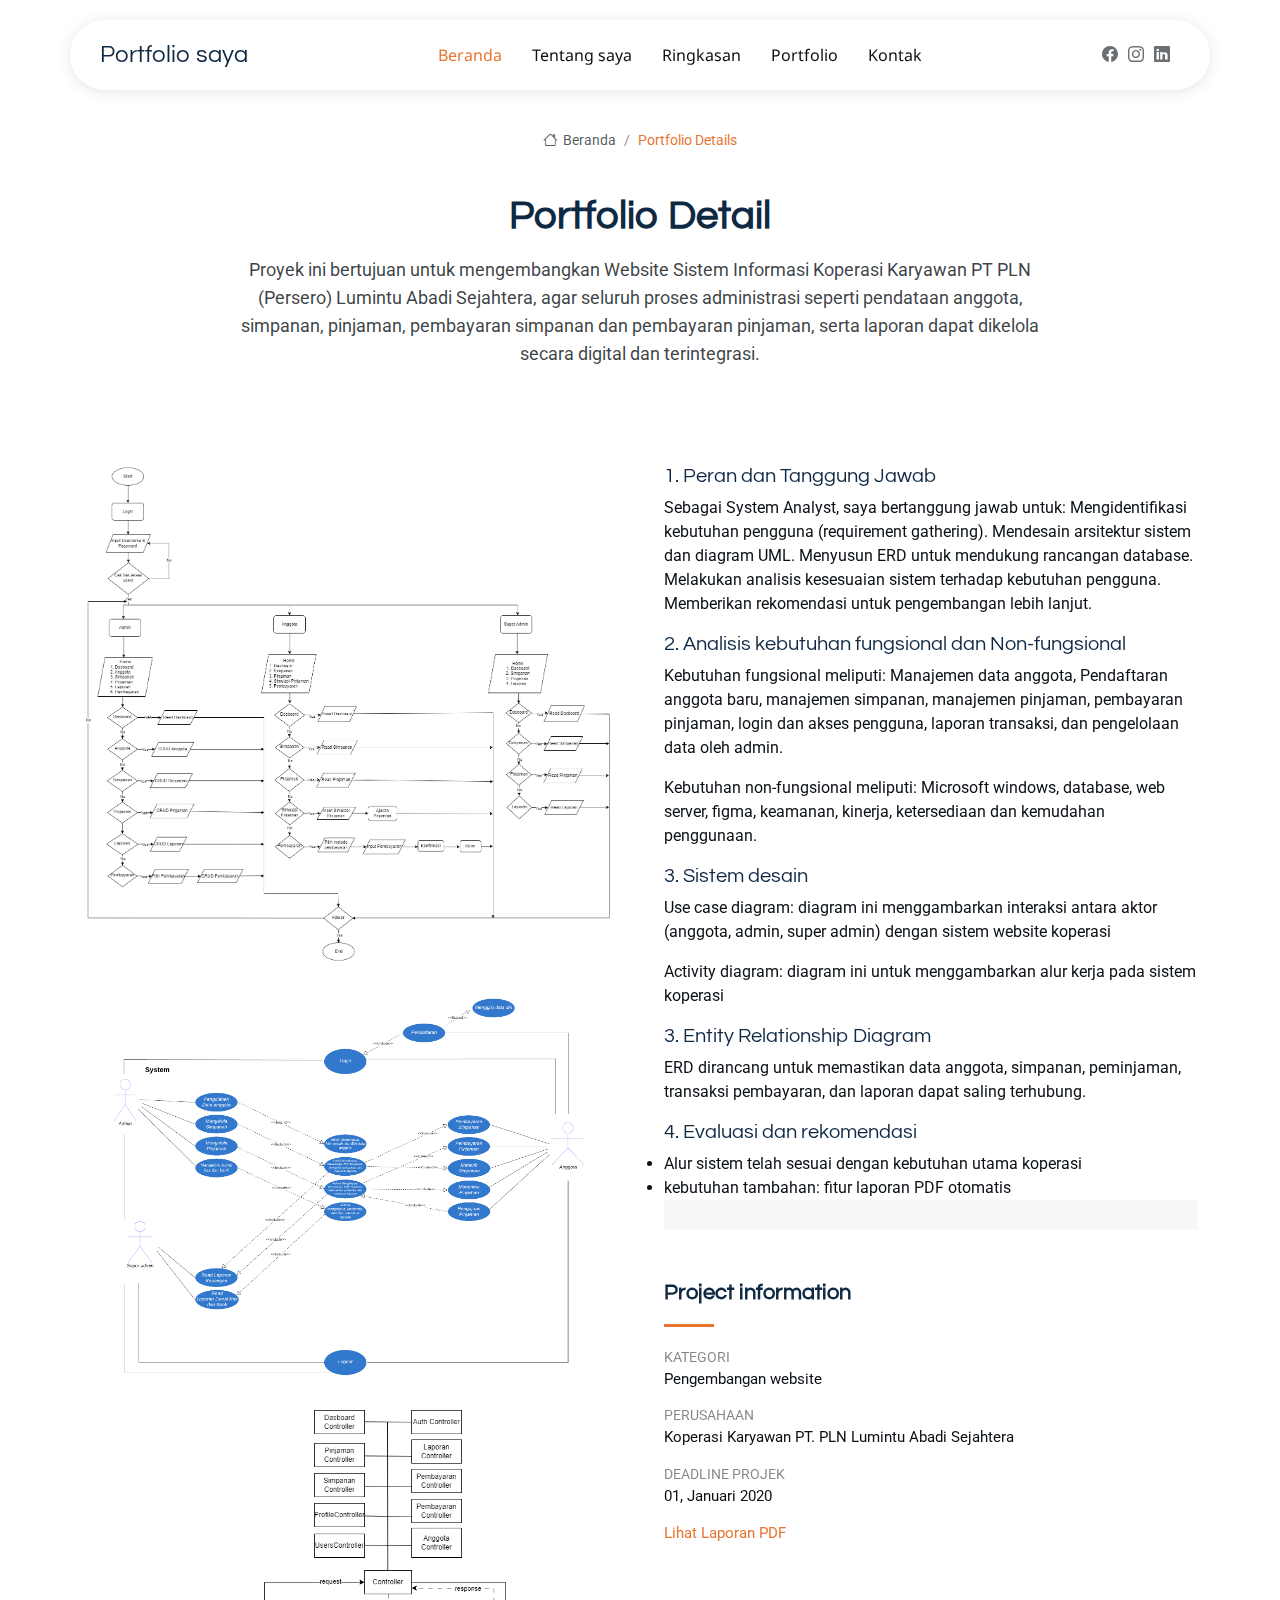
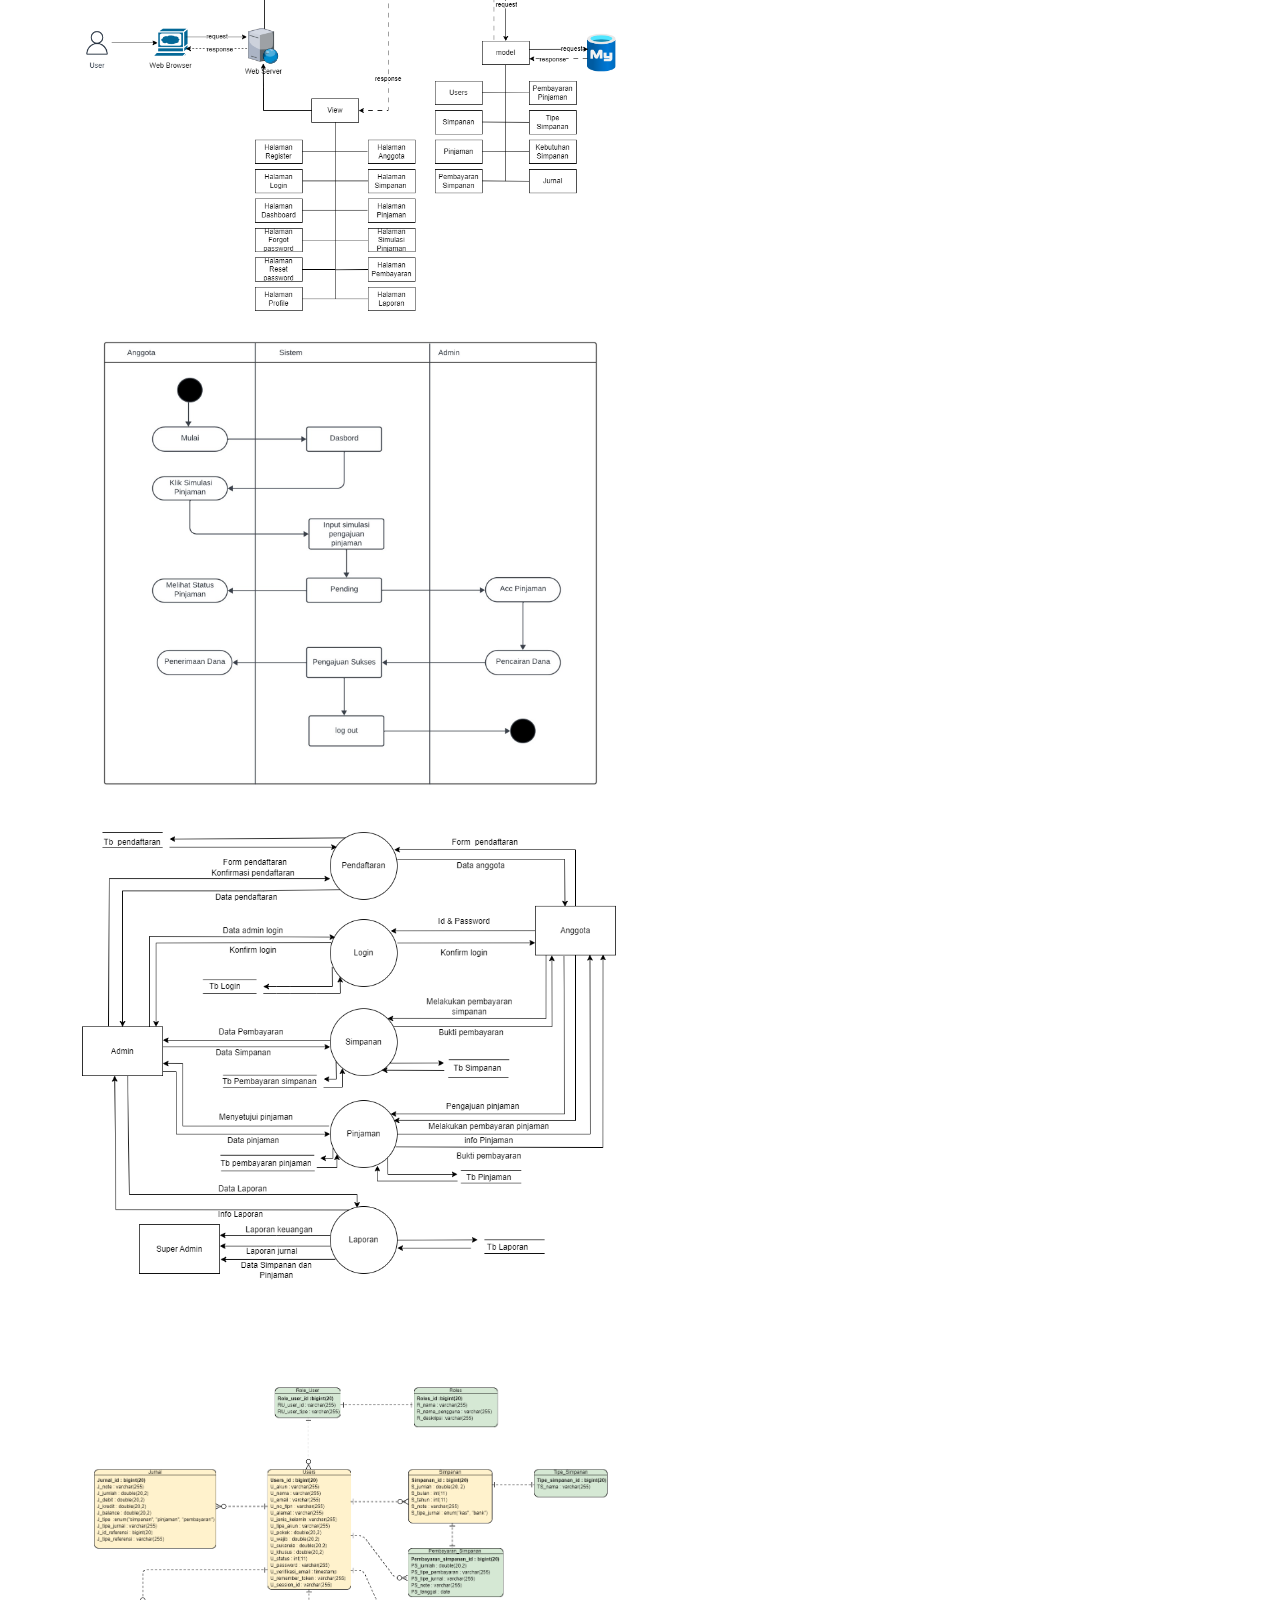
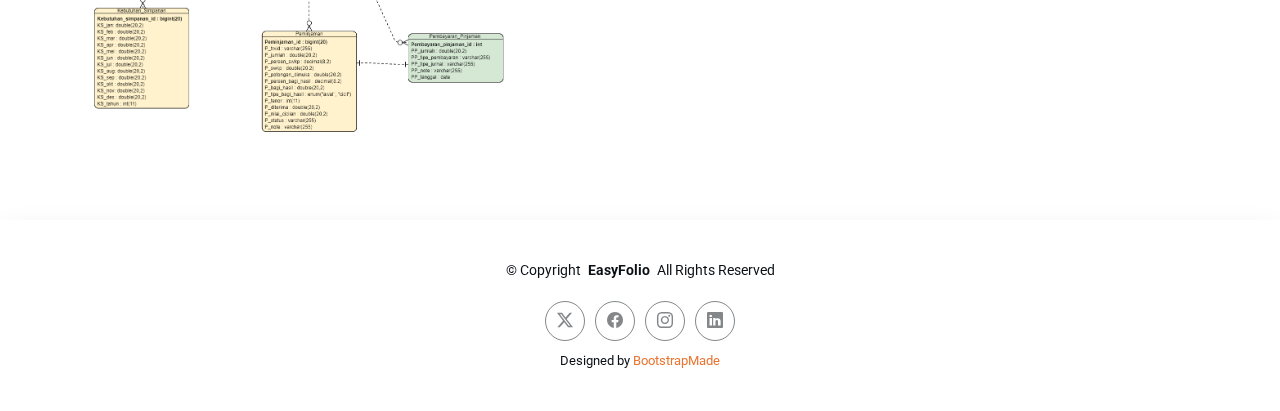
<file: portfolio-details.html>
<!DOCTYPE html>
<html lang="en">

<head>
  <meta charset="utf-8">
  <meta content="width=device-width, initial-scale=1.0" name="viewport">
  <title>Portfolio Details - EasyFolio Bootstrap Template</title>
  <meta name="description" content="">
  <meta name="keywords" content="">

  <!-- Favicons -->
  <link href="assets/img/favicon.png" rel="icon">
  <link href="assets/img/apple-touch-icon.png" rel="apple-touch-icon">

  <!-- Fonts -->
  <link href="https://fonts.googleapis.com" rel="preconnect">
  <link href="https://fonts.gstatic.com" rel="preconnect" crossorigin>
  <link href="https://fonts.googleapis.com/css2?family=Roboto:ital,wght@0,100;0,300;0,400;0,500;0,700;0,900;1,100;1,300;1,400;1,500;1,700;1,900&family=Noto+Sans:ital,wght@0,100;0,200;0,300;0,400;0,500;0,600;0,700;0,800;0,900;1,100;1,200;1,300;1,400;1,500;1,600;1,700;1,800;1,900&family=Questrial:wght@400&display=swap" rel="stylesheet">

  <!-- Vendor CSS Files -->
  <link href="assets/vendor/bootstrap/css/bootstrap.min.css" rel="stylesheet">
  <link href="assets/vendor/bootstrap-icons/bootstrap-icons.css" rel="stylesheet">
  <link href="assets/vendor/aos/aos.css" rel="stylesheet">
  <link href="assets/vendor/glightbox/css/glightbox.min.css" rel="stylesheet">
  <link href="assets/vendor/swiper/swiper-bundle.min.css" rel="stylesheet">

  <!-- Main CSS File -->
  <link href="assets/css/main.css" rel="stylesheet">

  <!-- =======================================================
  * Template Name: EasyFolio
  * Template URL: https://bootstrapmade.com/easyfolio-bootstrap-portfolio-template/
  * Updated: Feb 21 2025 with Bootstrap v5.3.3
  * Author: BootstrapMade.com
  * License: https://bootstrapmade.com/license/
  ======================================================== -->
</head>

<body class="index-page">

  <header id="header" class="header d-flex align-items-center sticky-top">
    <div class="header-container container-fluid container-xl position-relative d-flex align-items-center justify-content-between">

      <a href="index.html" class="logo d-flex align-items-center me-auto me-xl-0">
        <!-- Uncomment the line below if you also wish to use an image logo -->
        <!-- <img src="assets/img/logo.webp" alt=""> -->
        <h1 class="sitename">Portfolio saya</h1>
      </a>

      <nav id="navmenu" class="navmenu">
        <ul>
          <li><a href="index.html#hero" class="active">Beranda</a></li>
          <li><a href="index.html#about">Tentang saya</a></li>
          <li><a href="index.html#resume">Ringkasan</a></li>
          <li><a href="index.html#portfolio">Portfolio</a></li>
          <li><a href="index.html#contact">Kontak</a></li>
        </ul>
        <i class="mobile-nav-toggle d-xl-none bi bi-list"></i>
      </nav>

      <div class="header-social-links">
        <a href="https://www.facebook.com/azka.zinta?mibextid=wwXIfr&rdid=wUBF2FB8XCJlgfq3&share_url=https%3A%2F%2Fwww.facebook.com%2Fshare%2F1JKSxQMHf8%2F%3Fmibextid%3DwwXIfr" class="facebook"><i class="bi bi-facebook"></i></a>
        <a href="https://www.instagram.com/prmitaaas.r/?igsh=MXB1OThrNGQzZXNjdA%3D%3D&utm_source=qr#" class="instagram"><i class="bi bi-instagram"></i></a>
        <a href="https://www.linkedin.com/in/mita-permatasari/" class="linkedin"><i class="bi bi-linkedin"></i></a>
      </div>

    </div>
  </header>

  <main class="main">

    <!-- Page Title -->
    <div class="page-title">
      <div class="breadcrumbs">
        <nav aria-label="breadcrumb">
          <ol class="breadcrumb">
            <li class="breadcrumb-item"><a href="index.html"><i class="bi bi-house"></i> Beranda</a></li>
            <li class="breadcrumb-item active current">Portfolio Details</li>
          </ol>
        </nav>
      </div>

      <div class="title-wrapper">
        <h1>Portfolio Detail</h1>
        <p>Proyek ini bertujuan untuk mengembangkan Website Sistem Informasi Koperasi Karyawan PT PLN (Persero) Lumintu Abadi Sejahtera, 
          agar seluruh proses administrasi seperti pendataan anggota, simpanan, pinjaman, pembayaran simpanan dan pembayaran pinjaman, serta laporan dapat dikelola secara digital dan terintegrasi.</p>
      </div>
    </div><!-- End Page Title -->

    <!-- Portfolio Details Section -->
    <section id="portfolio-details" class="portfolio-details section">

      <div class="container" data-aos="fade-up">

        <div class="row gy-4 g-lg-5">
          <div class="col-lg-6">
            <img src="assets/img/portfolio/flowchart.png" class="img-fluid mb-4" alt="">
            <img src="assets/img/portfolio/case.png" class="img-fluid mb-4" alt="">
            <img src="assets/img/portfolio/arsitektur.png" class="img-fluid mb-4" alt="">
            <img src="assets/img/portfolio/pinjam.jpg" class="img-fluid mb-4" alt="">
            <img src="assets/img/portfolio/dfd.png" class="img-fluid mb-4" alt="">
            <img src="assets/img/portfolio/erd.png" class="img-fluid mb-4" alt="">
          </div>

          <div class="col-lg-6">

            <div class="position-sticky" style="top: 40px">
              <div class="portfolio-description">
                <h5>1. Peran dan Tanggung Jawab</h5>
                <p>
                  Sebagai System Analyst, saya bertanggung jawab untuk:

                  Mengidentifikasi kebutuhan pengguna (requirement gathering).

                  Mendesain arsitektur sistem dan diagram UML.

                  Menyusun ERD untuk mendukung rancangan database.

                  Melakukan analisis kesesuaian sistem terhadap kebutuhan pengguna.

                  Memberikan rekomendasi untuk pengembangan lebih lanjut.
                </p>

                    <h5>2.  Analisis kebutuhan fungsional dan Non-fungsional</h5>
                <p>
                  Kebutuhan fungsional meliputi: Manajemen data anggota, Pendaftaran anggota baru, manajemen simpanan, manajemen pinjaman, pembayaran pinjaman, login dan akses pengguna, laporan transaksi, dan pengelolaan data oleh admin. </p>
                 <p> Kebutuhan non-fungsional meliputi: Microsoft windows, database, web server, figma, keamanan, kinerja, ketersediaan dan kemudahan penggunaan.</p>
               
                    <h5>3. Sistem desain</h5>
                    <p> Use case diagram: diagram ini menggambarkan interaksi antara aktor (anggota, admin, super admin) dengan sistem website koperasi</p>
                    <p> Activity diagram: diagram ini untuk menggambarkan alur kerja pada sistem koperasi</p>


                     <h5>3. Entity Relationship Diagram</h5>
                     <p> ERD dirancang untuk memastikan data anggota, simpanan, peminjaman, transaksi pembayaran, dan laporan dapat saling terhubung.</p>

                      <h5>4.  Evaluasi dan rekomendasi</h5>
                      <div>
                          <li>Alur sistem telah sesuai dengan kebutuhan utama koperasi</li>
                          <li>kebutuhan tambahan: fitur laporan PDF otomatis</li>
                          </div>
                    


                <div class="testimonial-item">
                 
               

                
              </div>

              <div class="portfolio-info mt-5">
                <h3>Project information</h3>
                <ul>
                  <li><strong>Kategori</strong> Pengembangan website</li>
                  <li><strong>Perusahaan</strong> Koperasi Karyawan PT. PLN Lumintu Abadi Sejahtera</li>
                  <li><strong>Deadline Projek</strong> 01, Januari 2020</li>
                  <li><a href="https://drive.google.com/file/d/1KqgwlNIpWdpZQDSErr-_iYUGuh4obwdT/view?usp=sharing" target="_blank" rel="noopener" class="bbtn-visit align-self-start" >
                   Lihat Laporan PDF</a></li>
                </ul>
              </div>
            </div>

          </div>
        </div>

      </div>

    </section><!-- /Portfolio Details Section -->

  </main>

  <footer id="footer" class="footer">

    <div class="container">
      <div class="copyright text-center ">
        <p>© <span>Copyright</span> <strong class="px-1 sitename">EasyFolio</strong> <span>All Rights Reserved</span></p>
      </div>
      <div class="social-links d-flex justify-content-center">
        <a href=""><i class="bi bi-twitter-x"></i></a>
        <a href=""><i class="bi bi-facebook"></i></a>
        <a href=""><i class="bi bi-instagram"></i></a>
        <a href=""><i class="bi bi-linkedin"></i></a>
      </div>
      <div class="credits">
        <!-- All the links in the footer should remain intact. -->
        <!-- You can delete the links only if you've purchased the pro version. -->
        <!-- Licensing information: https://bootstrapmade.com/license/ -->
        <!-- Purchase the pro version with working PHP/AJAX contact form: [buy-url] -->
        Designed by <a href="https://bootstrapmade.com/">BootstrapMade</a>
      </div>
    </div>

  </footer>

  <!-- Scroll Top -->
  <a href="#" id="scroll-top" class="scroll-top d-flex align-items-center justify-content-center"><i class="bi bi-arrow-up-short"></i></a>

  <!-- Vendor JS Files -->
  <script src="assets/vendor/bootstrap/js/bootstrap.bundle.min.js"></script>
  <script src="assets/vendor/php-email-form/validate.js"></script>
  <script src="assets/vendor/aos/aos.js"></script>
  <script src="assets/vendor/waypoints/noframework.waypoints.js"></script>
  <script src="assets/vendor/glightbox/js/glightbox.min.js"></script>
  <script src="assets/vendor/imagesloaded/imagesloaded.pkgd.min.js"></script>
  <script src="assets/vendor/isotope-layout/isotope.pkgd.min.js"></script>
  <script src="assets/vendor/swiper/swiper-bundle.min.js"></script>

  <!-- Main JS File -->
  <script src="assets/js/main.js"></script>

</body>

</html>
</file>
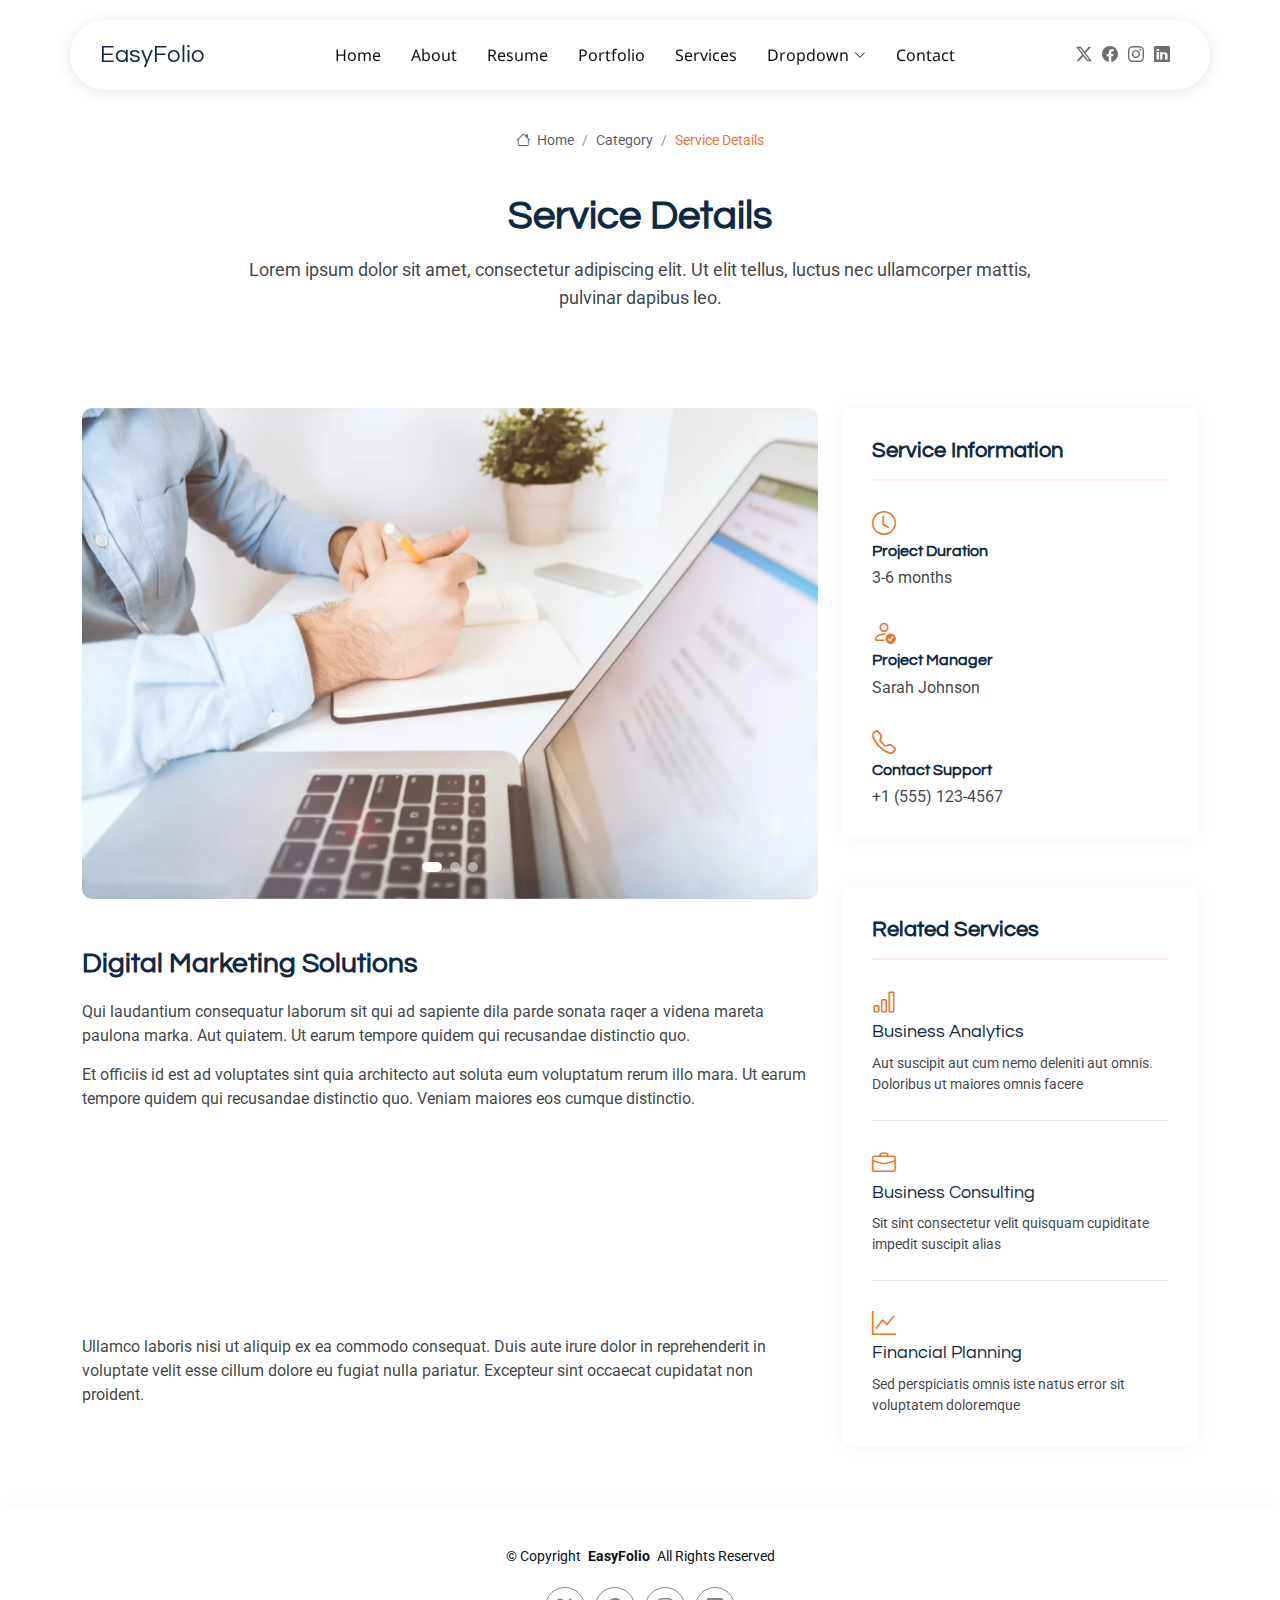
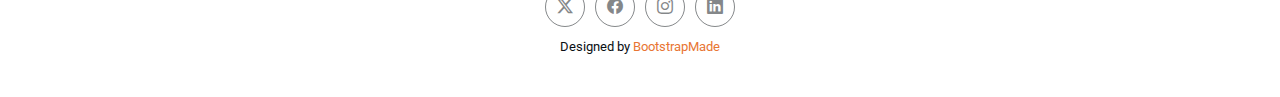
<file: service-details.html>
<!DOCTYPE html>
<html lang="en">

<head>
  <meta charset="utf-8">
  <meta content="width=device-width, initial-scale=1.0" name="viewport">
  <title>Service Details - EasyFolio Bootstrap Template</title>
  <meta name="description" content="">
  <meta name="keywords" content="">

  <!-- Favicons -->
  <link href="assets/img/favicon.png" rel="icon">
  <link href="assets/img/apple-touch-icon.png" rel="apple-touch-icon">

  <!-- Fonts -->
  <link href="https://fonts.googleapis.com" rel="preconnect">
  <link href="https://fonts.gstatic.com" rel="preconnect" crossorigin>
  <link href="https://fonts.googleapis.com/css2?family=Roboto:ital,wght@0,100;0,300;0,400;0,500;0,700;0,900;1,100;1,300;1,400;1,500;1,700;1,900&family=Noto+Sans:ital,wght@0,100;0,200;0,300;0,400;0,500;0,600;0,700;0,800;0,900;1,100;1,200;1,300;1,400;1,500;1,600;1,700;1,800;1,900&family=Questrial:wght@400&display=swap" rel="stylesheet">

  <!-- Vendor CSS Files -->
  <link href="assets/vendor/bootstrap/css/bootstrap.min.css" rel="stylesheet">
  <link href="assets/vendor/bootstrap-icons/bootstrap-icons.css" rel="stylesheet">
  <link href="assets/vendor/aos/aos.css" rel="stylesheet">
  <link href="assets/vendor/glightbox/css/glightbox.min.css" rel="stylesheet">
  <link href="assets/vendor/swiper/swiper-bundle.min.css" rel="stylesheet">

  <!-- Main CSS File -->
  <link href="assets/css/main.css" rel="stylesheet">

  <!-- =======================================================
  * Template Name: EasyFolio
  * Template URL: https://bootstrapmade.com/easyfolio-bootstrap-portfolio-template/
  * Updated: Feb 21 2025 with Bootstrap v5.3.3
  * Author: BootstrapMade.com
  * License: https://bootstrapmade.com/license/
  ======================================================== -->
</head>

<body class="service-details-page">

  <header id="header" class="header d-flex align-items-center sticky-top">
    <div class="header-container container-fluid container-xl position-relative d-flex align-items-center justify-content-between">

      <a href="index.html" class="logo d-flex align-items-center me-auto me-xl-0">
        <!-- Uncomment the line below if you also wish to use an image logo -->
        <!-- <img src="assets/img/logo.webp" alt=""> -->
        <h1 class="sitename">EasyFolio</h1>
      </a>

      <nav id="navmenu" class="navmenu">
        <ul>
          <li><a href="#hero">Home</a></li>
          <li><a href="#about">About</a></li>
          <li><a href="#resume">Resume</a></li>
          <li><a href="#portfolio">Portfolio</a></li>
          <li><a href="#services">Services</a></li>
          <li class="dropdown"><a href="#"><span>Dropdown</span> <i class="bi bi-chevron-down toggle-dropdown"></i></a>
            <ul>
              <li><a href="#">Dropdown 1</a></li>
              <li class="dropdown"><a href="#"><span>Deep Dropdown</span> <i class="bi bi-chevron-down toggle-dropdown"></i></a>
                <ul>
                  <li><a href="#">Deep Dropdown 1</a></li>
                  <li><a href="#">Deep Dropdown 2</a></li>
                  <li><a href="#">Deep Dropdown 3</a></li>
                  <li><a href="#">Deep Dropdown 4</a></li>
                  <li><a href="#">Deep Dropdown 5</a></li>
                </ul>
              </li>
              <li><a href="#">Dropdown 2</a></li>
              <li><a href="#">Dropdown 3</a></li>
              <li><a href="#">Dropdown 4</a></li>
            </ul>
          </li>
          <li><a href="#contact">Contact</a></li>
        </ul>
        <i class="mobile-nav-toggle d-xl-none bi bi-list"></i>
      </nav>

      <div class="header-social-links">
        <a href="#" class="twitter"><i class="bi bi-twitter-x"></i></a>
        <a href="#" class="facebook"><i class="bi bi-facebook"></i></a>
        <a href="#" class="instagram"><i class="bi bi-instagram"></i></a>
        <a href="#" class="linkedin"><i class="bi bi-linkedin"></i></a>
      </div>

    </div>
  </header>

  <main class="main">

    <!-- Page Title -->
    <div class="page-title">
      <div class="breadcrumbs">
        <nav aria-label="breadcrumb">
          <ol class="breadcrumb">
            <li class="breadcrumb-item"><a href="#"><i class="bi bi-house"></i> Home</a></li>
            <li class="breadcrumb-item"><a href="#">Category</a></li>
            <li class="breadcrumb-item active current">Service Details</li>
          </ol>
        </nav>
      </div>

      <div class="title-wrapper">
        <h1>Service Details</h1>
        <p>Lorem ipsum dolor sit amet, consectetur adipiscing elit. Ut elit tellus, luctus nec ullamcorper mattis, pulvinar dapibus leo.</p>
      </div>
    </div><!-- End Page Title -->

    <!-- Service Details Section -->
    <section id="service-details" class="service-details section">

      <div class="container" data-aos="fade-up" data-aos-delay="100">

        <div class="row gy-4">

          <div class="col-lg-8">
            <div class="service-details-slider swiper init-swiper">
              <script type="application/json" class="swiper-config">
                {
                  "loop": true,
                  "speed": 600,
                  "autoplay": {
                    "delay": 5000
                  },
                  "slidesPerView": 1,
                  "pagination": {
                    "el": ".swiper-pagination",
                    "type": "bullets",
                    "clickable": true
                  }
                }
              </script>
              <div class="swiper-wrapper align-items-center">
                <div class="swiper-slide">
                  <img src="assets/img/services/services-1.webp" alt="" class="img-fluid" loading="lazy">
                </div>
                <div class="swiper-slide">
                  <img src="assets/img/services/services-2.webp" alt="" class="img-fluid" loading="lazy">
                </div>
                <div class="swiper-slide">
                  <img src="assets/img/services/services-3.webp" alt="" class="img-fluid" loading="lazy">
                </div>
              </div>
              <div class="swiper-pagination"></div>
            </div>

            <div class="content mt-5">
              <h3>Digital Marketing Solutions</h3>
              <p>
                Qui laudantium consequatur laborum sit qui ad sapiente dila parde sonata raqer a videna mareta paulona marka. Aut quiatem. Ut earum tempore quidem qui recusandae distinctio quo.
              </p>
              <p>
                Et officiis id est ad voluptates sint quia architecto aut soluta eum voluptatum rerum illo mara. Ut earum tempore quidem qui recusandae distinctio quo. Veniam maiores eos cumque distinctio.
              </p>

              <div class="features mt-4">
                <div class="row gy-4">
                  <div class="col-md-6" data-aos="fade-up" data-aos-delay="100">
                    <div class="feature-box d-flex align-items-center">
                      <i class="bi bi-check"></i>
                      <h4>Search Engine Optimization</h4>
                    </div>
                  </div>
                  <div class="col-md-6" data-aos="fade-up" data-aos-delay="200">
                    <div class="feature-box d-flex align-items-center">
                      <i class="bi bi-check"></i>
                      <h4>Social Media Marketing</h4>
                    </div>
                  </div>
                  <div class="col-md-6" data-aos="fade-up" data-aos-delay="300">
                    <div class="feature-box d-flex align-items-center">
                      <i class="bi bi-check"></i>
                      <h4>Content Marketing Strategy</h4>
                    </div>
                  </div>
                  <div class="col-md-6" data-aos="fade-up" data-aos-delay="400">
                    <div class="feature-box d-flex align-items-center">
                      <i class="bi bi-check"></i>
                      <h4>Email Marketing Campaigns</h4>
                    </div>
                  </div>
                </div>
              </div>

              <p class="mt-4">
                Ullamco laboris nisi ut aliquip ex ea commodo consequat. Duis aute irure dolor in reprehenderit in voluptate velit esse cillum dolore eu fugiat nulla pariatur. Excepteur sint occaecat cupidatat non proident.
              </p>
            </div>
          </div>

          <div class="col-lg-4">
            <div class="service-info">
              <h4>Service Information</h4>
              <div class="info-item">
                <i class="bi bi-clock"></i>
                <h5>Project Duration</h5>
                <p>3-6 months</p>
              </div>
              <div class="info-item">
                <i class="bi bi-person-check"></i>
                <h5>Project Manager</h5>
                <p>Sarah Johnson</p>
              </div>
              <div class="info-item">
                <i class="bi bi-telephone"></i>
                <h5>Contact Support</h5>
                <p>+1 (555) 123-4567</p>
              </div>
            </div>

            <div class="related-services mt-5">
              <h4>Related Services</h4>
              <div class="service-item">
                <i class="bi bi-bar-chart"></i>
                <h5><a href="#">Business Analytics</a></h5>
                <p>Aut suscipit aut cum nemo deleniti aut omnis. Doloribus ut maiores omnis facere</p>
              </div>
              <div class="service-item">
                <i class="bi bi-briefcase"></i>
                <h5><a href="#">Business Consulting</a></h5>
                <p>Sit sint consectetur velit quisquam cupiditate impedit suscipit alias</p>
              </div>
              <div class="service-item">
                <i class="bi bi-graph-up"></i>
                <h5><a href="#">Financial Planning</a></h5>
                <p>Sed perspiciatis omnis iste natus error sit voluptatem doloremque</p>
              </div>
            </div>
          </div>

        </div>

      </div>

    </section><!-- /Service Details Section -->

  </main>

  <footer id="footer" class="footer">

    <div class="container">
      <div class="copyright text-center ">
        <p>© <span>Copyright</span> <strong class="px-1 sitename">EasyFolio</strong> <span>All Rights Reserved</span></p>
      </div>
      <div class="social-links d-flex justify-content-center">
        <a href=""><i class="bi bi-twitter-x"></i></a>
        <a href=""><i class="bi bi-facebook"></i></a>
        <a href=""><i class="bi bi-instagram"></i></a>
        <a href=""><i class="bi bi-linkedin"></i></a>
      </div>
      <div class="credits">
        <!-- All the links in the footer should remain intact. -->
        <!-- You can delete the links only if you've purchased the pro version. -->
        <!-- Licensing information: https://bootstrapmade.com/license/ -->
        <!-- Purchase the pro version with working PHP/AJAX contact form: [buy-url] -->
        Designed by <a href="https://bootstrapmade.com/">BootstrapMade</a>
      </div>
    </div>

  </footer>

  <!-- Scroll Top -->
  <a href="#" id="scroll-top" class="scroll-top d-flex align-items-center justify-content-center"><i class="bi bi-arrow-up-short"></i></a>

  <!-- Vendor JS Files -->
  <script src="assets/vendor/bootstrap/js/bootstrap.bundle.min.js"></script>
  <script src="assets/vendor/php-email-form/validate.js"></script>
  <script src="assets/vendor/aos/aos.js"></script>
  <script src="assets/vendor/waypoints/noframework.waypoints.js"></script>
  <script src="assets/vendor/glightbox/js/glightbox.min.js"></script>
  <script src="assets/vendor/imagesloaded/imagesloaded.pkgd.min.js"></script>
  <script src="assets/vendor/isotope-layout/isotope.pkgd.min.js"></script>
  <script src="assets/vendor/swiper/swiper-bundle.min.js"></script>

  <!-- Main JS File -->
  <script src="assets/js/main.js"></script>

</body>

</html>
</file>
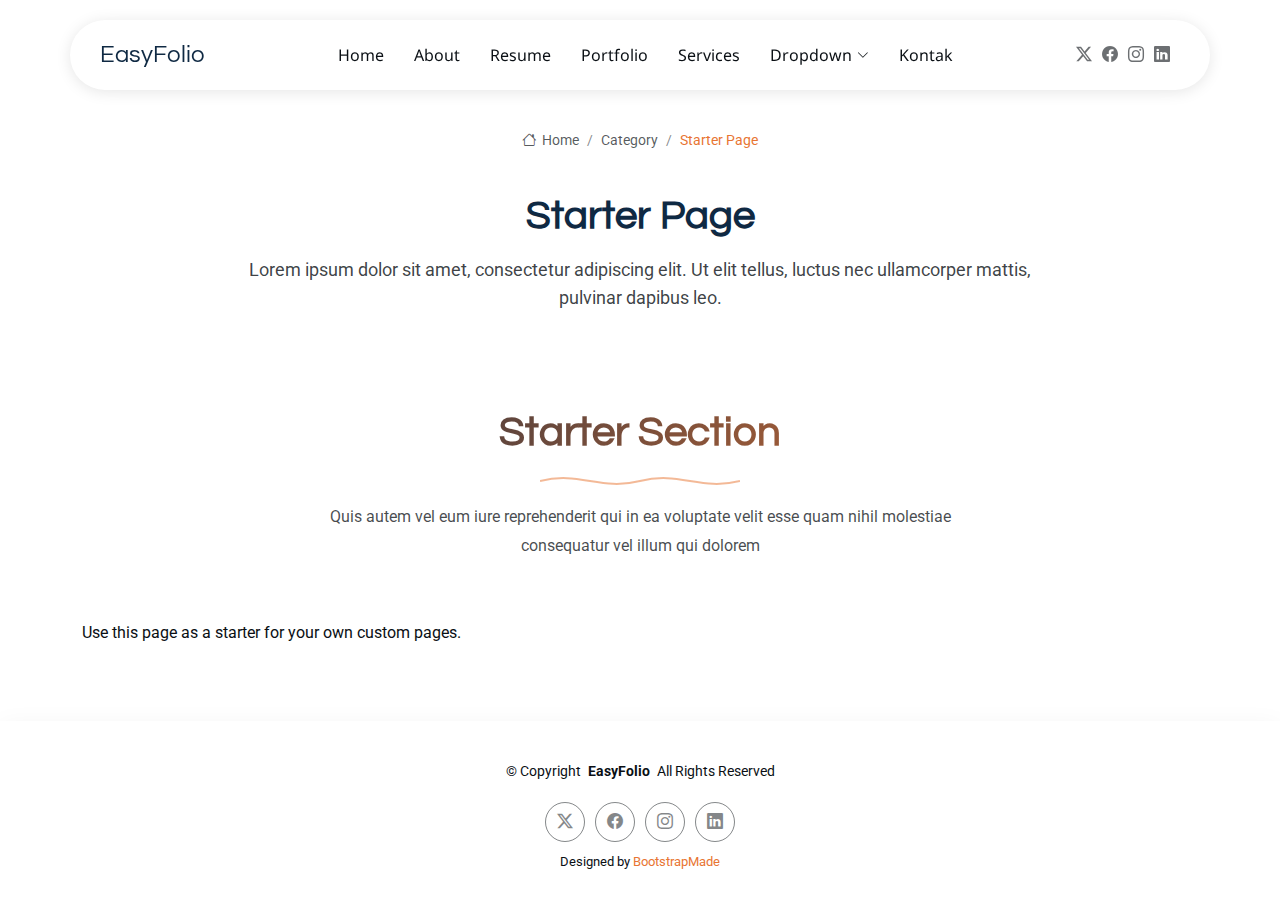
<file: starter-page.html>
<!DOCTYPE html>
<html lang="en">

<head>
  <meta charset="utf-8">
  <meta content="width=device-width, initial-scale=1.0" name="viewport">
  <title>Starter Page - EasyFolio Bootstrap Template</title>
  <meta name="description" content="">
  <meta name="keywords" content="">

  <!-- Favicons -->
  <link href="assets/img/favicon.png" rel="icon">
  <link href="assets/img/apple-touch-icon.png" rel="apple-touch-icon">

  <!-- Fonts -->
  <link href="https://fonts.googleapis.com" rel="preconnect">
  <link href="https://fonts.gstatic.com" rel="preconnect" crossorigin>
  <link href="https://fonts.googleapis.com/css2?family=Roboto:ital,wght@0,100;0,300;0,400;0,500;0,700;0,900;1,100;1,300;1,400;1,500;1,700;1,900&family=Noto+Sans:ital,wght@0,100;0,200;0,300;0,400;0,500;0,600;0,700;0,800;0,900;1,100;1,200;1,300;1,400;1,500;1,600;1,700;1,800;1,900&family=Questrial:wght@400&display=swap" rel="stylesheet">

  <!-- Vendor CSS Files -->
  <link href="assets/vendor/bootstrap/css/bootstrap.min.css" rel="stylesheet">
  <link href="assets/vendor/bootstrap-icons/bootstrap-icons.css" rel="stylesheet">
  <link href="assets/vendor/aos/aos.css" rel="stylesheet">
  <link href="assets/vendor/glightbox/css/glightbox.min.css" rel="stylesheet">
  <link href="assets/vendor/swiper/swiper-bundle.min.css" rel="stylesheet">

  <!-- Main CSS File -->
  <link href="assets/css/main.css" rel="stylesheet">

  <!-- =======================================================
  * Template Name: EasyFolio
  * Template URL: https://bootstrapmade.com/easyfolio-bootstrap-portfolio-template/
  * Updated: Feb 21 2025 with Bootstrap v5.3.3
  * Author: BootstrapMade.com
  * License: https://bootstrapmade.com/license/
  ======================================================== -->
</head>

<body class="starter-page-page">

  <header id="header" class="header d-flex align-items-center sticky-top">
    <div class="header-container container-fluid container-xl position-relative d-flex align-items-center justify-content-between">

      <a href="index.html" class="logo d-flex align-items-center me-auto me-xl-0">
        <!-- Uncomment the line below if you also wish to use an image logo -->
        <!-- <img src="assets/img/logo.webp" alt=""> -->
        <h1 class="sitename">EasyFolio</h1>
      </a>

      <nav id="navmenu" class="navmenu">
        <ul>
          <li><a href="#hero">Home</a></li>
          <li><a href="#about">About</a></li>
          <li><a href="#resume">Resume</a></li>
          <li><a href="#portfolio">Portfolio</a></li>
          <li><a href="#services">Services</a></li>
          <li class="dropdown"><a href="#"><span>Dropdown</span> <i class="bi bi-chevron-down toggle-dropdown"></i></a>
            <ul>
              <li><a href="#">Dropdown 1</a></li>
              <li class="dropdown"><a href="#"><span>Deep Dropdown</span> <i class="bi bi-chevron-down toggle-dropdown"></i></a>
                <ul>
                  <li><a href="#">Deep Dropdown 1</a></li>
                  <li><a href="#">Deep Dropdown 2</a></li>
                  <li><a href="#">Deep Dropdown 3</a></li>
                  <li><a href="#">Deep Dropdown 4</a></li>
                  <li><a href="#">Deep Dropdown 5</a></li>
                </ul>
              </li>
              <li><a href="#">Dropdown 2</a></li>
              <li><a href="#">Dropdown 3</a></li>
              <li><a href="#">Dropdown 4</a></li>
            </ul>
          </li>
          <li><a href="#contact">Kontak</a></li>
        </ul>
        <i class="mobile-nav-toggle d-xl-none bi bi-list"></i>
      </nav>

      <div class="header-social-links">
        <a href="#" class="twitter"><i class="bi bi-twitter-x"></i></a>
        <a href="#" class="facebook"><i class="bi bi-facebook"></i></a>
        <a href="#" class="instagram"><i class="bi bi-instagram"></i></a>
        <a href="#" class="linkedin"><i class="bi bi-linkedin"></i></a>
      </div>

    </div>
  </header>

  <main class="main">

    <!-- Page Title -->
    <div class="page-title">
      <div class="breadcrumbs">
        <nav aria-label="breadcrumb">
          <ol class="breadcrumb">
            <li class="breadcrumb-item"><a href="#"><i class="bi bi-house"></i> Home</a></li>
            <li class="breadcrumb-item"><a href="#">Category</a></li>
            <li class="breadcrumb-item active current">Starter Page</li>
          </ol>
        </nav>
      </div>

      <div class="title-wrapper">
        <h1>Starter Page</h1>
        <p>Lorem ipsum dolor sit amet, consectetur adipiscing elit. Ut elit tellus, luctus nec ullamcorper mattis, pulvinar dapibus leo.</p>
      </div>
    </div><!-- End Page Title -->

    <!-- Starter Section Section -->
    <section id="starter-section" class="starter-section section">

      <!-- Section Title -->
      <div class="container section-title" data-aos="fade-up">
        <h2>Starter Section</h2>
        <div class="title-shape">
          <svg viewBox="0 0 200 20" xmlns="http://www.w3.org/2000/svg">
            <path d="M 0,10 C 40,0 60,20 100,10 C 140,0 160,20 200,10" fill="none" stroke="currentColor" stroke-width="2"></path>
          </svg>
        </div>
        <p>Quis autem vel eum iure reprehenderit qui in ea voluptate velit esse quam nihil molestiae consequatur vel illum qui dolorem</p>
      </div><!-- End Section Title -->

      <div class="container" data-aos="fade-up">
        <p>Use this page as a starter for your own custom pages.</p>
      </div>

    </section><!-- /Starter Section Section -->

  </main>

  <footer id="footer" class="footer">

    <div class="container">
      <div class="copyright text-center ">
        <p>© <span>Copyright</span> <strong class="px-1 sitename">EasyFolio</strong> <span>All Rights Reserved</span></p>
      </div>
      <div class="social-links d-flex justify-content-center">
        <a href=""><i class="bi bi-twitter-x"></i></a>
        <a href=""><i class="bi bi-facebook"></i></a>
        <a href=""><i class="bi bi-instagram"></i></a>
        <a href=""><i class="bi bi-linkedin"></i></a>
      </div>
      <div class="credits">
        <!-- All the links in the footer should remain intact. -->
        <!-- You can delete the links only if you've purchased the pro version. -->
        <!-- Licensing information: https://bootstrapmade.com/license/ -->
        <!-- Purchase the pro version with working PHP/AJAX contact form: [buy-url] -->
        Designed by <a href="https://bootstrapmade.com/">BootstrapMade</a>
      </div>
    </div>

  </footer>

  <!-- Scroll Top -->
  <a href="#" id="scroll-top" class="scroll-top d-flex align-items-center justify-content-center"><i class="bi bi-arrow-up-short"></i></a>

  <!-- Vendor JS Files -->
  <script src="assets/vendor/bootstrap/js/bootstrap.bundle.min.js"></script>
  <script src="assets/vendor/php-email-form/validate.js"></script>
  <script src="assets/vendor/aos/aos.js"></script>
  <script src="assets/vendor/waypoints/noframework.waypoints.js"></script>
  <script src="assets/vendor/glightbox/js/glightbox.min.js"></script>
  <script src="assets/vendor/imagesloaded/imagesloaded.pkgd.min.js"></script>
  <script src="assets/vendor/isotope-layout/isotope.pkgd.min.js"></script>
  <script src="assets/vendor/swiper/swiper-bundle.min.js"></script>

  <!-- Main JS File -->
  <script src="assets/js/main.js"></script>

</body>

</html>
</file>
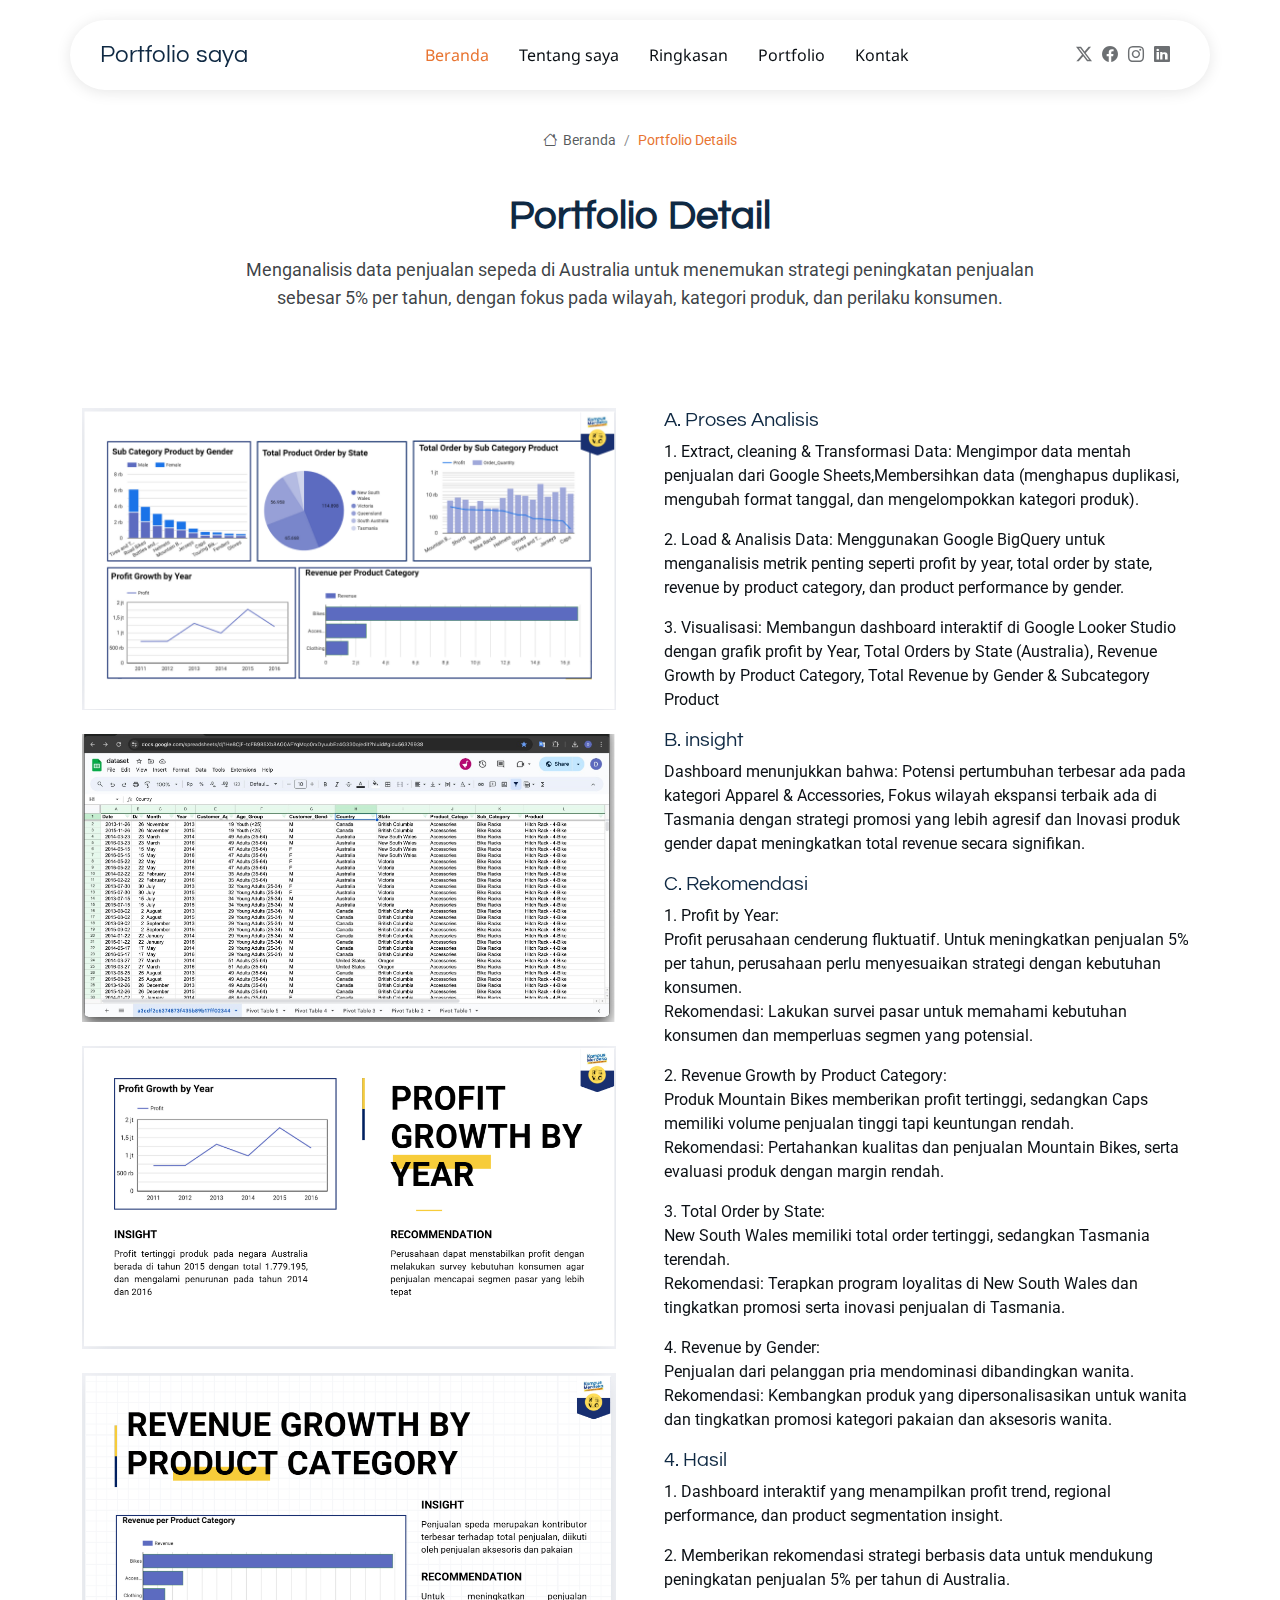
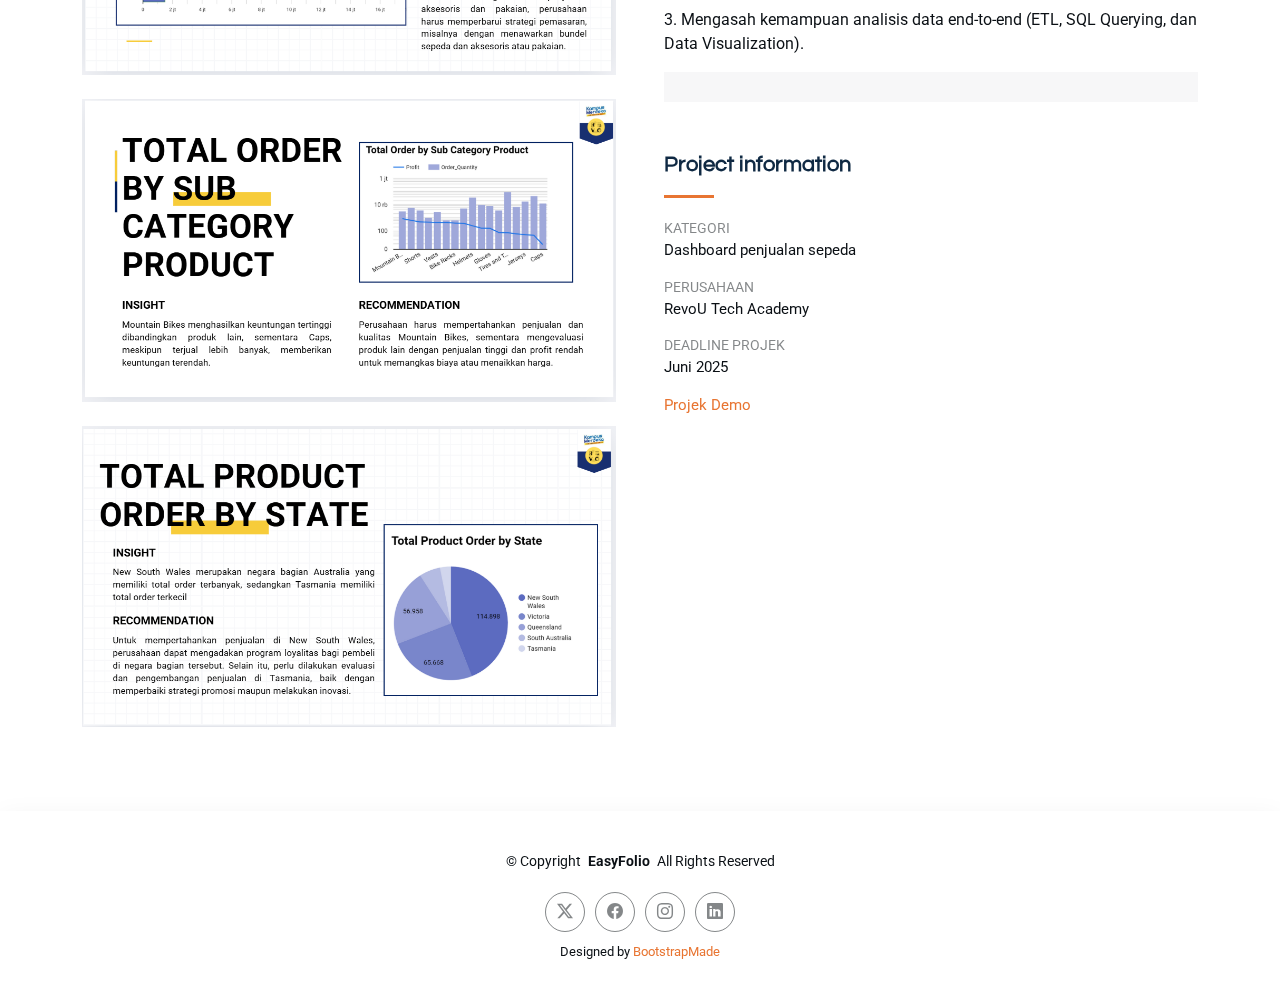
<file: mita_portfolio/portfolio-detail3.html>
<!DOCTYPE html>
<html lang="en">

<head>
  <meta charset="utf-8">
  <meta content="width=device-width, initial-scale=1.0" name="viewport">
  <title>Portfolio Details - EasyFolio Bootstrap Template</title>
  <meta name="description" content="">
  <meta name="keywords" content="">

  <!-- Favicons -->
  <link href="assets/img/favicon.png" rel="icon">
  <link href="assets/img/apple-touch-icon.png" rel="apple-touch-icon">

  <!-- Fonts -->
  <link href="https://fonts.googleapis.com" rel="preconnect">
  <link href="https://fonts.gstatic.com" rel="preconnect" crossorigin>
  <link href="https://fonts.googleapis.com/css2?family=Roboto:ital,wght@0,100;0,300;0,400;0,500;0,700;0,900;1,100;1,300;1,400;1,500;1,700;1,900&family=Noto+Sans:ital,wght@0,100;0,200;0,300;0,400;0,500;0,600;0,700;0,800;0,900;1,100;1,200;1,300;1,400;1,500;1,600;1,700;1,800;1,900&family=Questrial:wght@400&display=swap" rel="stylesheet">

  <!-- Vendor CSS Files -->
  <link href="assets/vendor/bootstrap/css/bootstrap.min.css" rel="stylesheet">
  <link href="assets/vendor/bootstrap-icons/bootstrap-icons.css" rel="stylesheet">
  <link href="assets/vendor/aos/aos.css" rel="stylesheet">
  <link href="assets/vendor/glightbox/css/glightbox.min.css" rel="stylesheet">
  <link href="assets/vendor/swiper/swiper-bundle.min.css" rel="stylesheet">

  <!-- Main CSS File -->
  <link href="assets/css/main.css" rel="stylesheet">

  <!-- =======================================================
  * Template Name: EasyFolio
  * Template URL: https://bootstrapmade.com/easyfolio-bootstrap-portfolio-template/
  * Updated: Feb 21 2025 with Bootstrap v5.3.3
  * Author: BootstrapMade.com
  * License: https://bootstrapmade.com/license/
  ======================================================== -->
</head>

<body class="index-page">

  <header id="header" class="header d-flex align-items-center sticky-top">
    <div class="header-container container-fluid container-xl position-relative d-flex align-items-center justify-content-between">

      <a href="index.html" class="logo d-flex align-items-center me-auto me-xl-0">
        <!-- Uncomment the line below if you also wish to use an image logo -->
        <!-- <img src="assets/img/logo.webp" alt=""> -->
        <h1 class="sitename">Portfolio saya</h1>
      </a>

      <nav id="navmenu" class="navmenu">
        <ul>
          <li><a href="#hero" class="active">Beranda</a></li>
          <li><a href="#about">Tentang saya</a></li>
          <li><a href="#resume">Ringkasan</a></li>
          <li><a href="#portfolio">Portfolio</a></li>
          <li><a href="#contact">Kontak</a></li>
        </ul>
        <i class="mobile-nav-toggle d-xl-none bi bi-list"></i>
      </nav>

      <div class="header-social-links">
        <a href="#" class="twitter"><i class="bi bi-twitter-x"></i></a>
        <a href="#" class="facebook"><i class="bi bi-facebook"></i></a>
        <a href="#" class="instagram"><i class="bi bi-instagram"></i></a>
        <a href="#" class="linkedin"><i class="bi bi-linkedin"></i></a>
      </div>

    </div>
  </header>

  <main class="main">

    <!-- Page Title -->
    <div class="page-title">
      <div class="breadcrumbs">
        <nav aria-label="breadcrumb">
          <ol class="breadcrumb">
            <li class="breadcrumb-item"><a href="index.html"><i class="bi bi-house"></i> Beranda</a></li>
            <li class="breadcrumb-item active current">Portfolio Details</li>
          </ol>
        </nav>
      </div>

      <div class="title-wrapper">
        <h1>Portfolio Detail</h1>
        <p>Menganalisis data penjualan sepeda di Australia untuk menemukan strategi peningkatan penjualan sebesar 5% per tahun, dengan fokus pada wilayah, kategori produk, dan perilaku konsumen.</p>
      </div>
    </div><!-- End Page Title -->

    <!-- Portfolio Details Section -->
    <section id="portfolio-details" class="portfolio-details section">

      <div class="container" data-aos="fade-up">

        <div class="row gy-4 g-lg-5">
          <div class="col-lg-6">
            <img src="assets/img/portfolio/Dashboard.png" class="img-fluid mb-4" alt="">
            <img src="assets/img/portfolio/Dataset.png" class="img-fluid mb-4" alt="">
            <img src="assets/img/portfolio/Profit.png" class="img-fluid mb-4" alt="">
            <img src="assets/img/portfolio/Revenue.png" class="img-fluid mb-4" alt="">
            <img src="assets/img/portfolio/Total order.png" class="img-fluid mb-4" alt="">
            <img src="assets/img/portfolio/state.png" class="img-fluid mb-4" alt="">
          </div>

          <div class="col-lg-6">

            <div class="position-sticky" style="top: 40px">
              <div class="portfolio-description">
                <h5>A. Proses Analisis</h5>
                <p>1. Extract, cleaning & Transformasi Data: Mengimpor data mentah penjualan dari Google Sheets,Membersihkan data (menghapus duplikasi, mengubah format tanggal, dan mengelompokkan kategori produk).</p>
                <p>2. Load & Analisis Data: Menggunakan Google BigQuery untuk menganalisis metrik penting seperti profit by year, total order by state, revenue by product category, dan product performance by gender.</p>
                <p>3. Visualisasi: Membangun dashboard interaktif di Google Looker Studio dengan grafik profit by Year, Total Orders by State (Australia), Revenue Growth by Product Category, Total Revenue by Gender & Subcategory Product</p>

                    <h5>B. insight</h5>
                <p>
                Dashboard menunjukkan bahwa: Potensi pertumbuhan terbesar ada pada kategori Apparel & Accessories, Fokus wilayah ekspansi terbaik ada di Tasmania dengan strategi promosi yang lebih agresif dan Inovasi produk gender dapat meningkatkan total revenue secara signifikan. </p>
        
               
                    <h5>C. Rekomendasi </h5>
                    <p>1. Profit by Year:<br>
                    Profit perusahaan cenderung fluktuatif. Untuk meningkatkan penjualan 5% per tahun, perusahaan perlu menyesuaikan strategi dengan kebutuhan konsumen.<br>
                    Rekomendasi: Lakukan survei pasar untuk memahami kebutuhan konsumen dan memperluas segmen yang potensial.</p>
                    <p>2. Revenue Growth by Product Category:<br>
                    Produk Mountain Bikes memberikan profit tertinggi, sedangkan Caps memiliki volume penjualan tinggi tapi keuntungan rendah.<br>
                    Rekomendasi: Pertahankan kualitas dan penjualan Mountain Bikes, serta evaluasi produk dengan margin rendah.</p>
                    <p>3. Total Order by State:<br>
                    New South Wales memiliki total order tertinggi, sedangkan Tasmania terendah.<br>
                    Rekomendasi: Terapkan program loyalitas di New South Wales dan tingkatkan promosi serta inovasi penjualan di Tasmania.</p>
                    <p>4. Revenue by Gender:<br>
                    Penjualan dari pelanggan pria mendominasi dibandingkan wanita.<br>
                    Rekomendasi: Kembangkan produk yang dipersonalisasikan untuk wanita dan tingkatkan promosi kategori pakaian dan aksesoris wanita.</p>
                   
                    

                     <h5>4. Hasil</h5>
                      <div>
                        <p>1. Dashboard interaktif yang menampilkan profit trend, regional performance, dan product segmentation insight.</p>
                        <p>2. Memberikan rekomendasi strategi berbasis data untuk mendukung peningkatan penjualan 5% per tahun di Australia.</p>
                        <p>3. Mengasah kemampuan analisis data end-to-end (ETL, SQL Querying, dan Data Visualization).</p>
                 
                    


                <div class="testimonial-item">
                 
               

                
              </div>

              <div class="portfolio-info mt-5">
                <h3>Project information</h3>
                <ul>
                  <li><strong>Kategori</strong> Dashboard penjualan sepeda</li>
                  <li><strong>Perusahaan</strong> RevoU Tech Academy</li>
                  <li><strong>Deadline Projek</strong> Juni 2025</li>
                  <li><a href="https://revou-team7-jakarta.netlify.app/" target="_blank" rel="noopener" class="bbtn-visit align-self-start" >
                   Projek Demo </a></li>
                </ul>
              </div>
            </div>

          </div>
        </div>

      </div>

    </section><!-- /Portfolio Details Section -->

  </main>

  <footer id="footer" class="footer">

    <div class="container">
      <div class="copyright text-center ">
        <p>© <span>Copyright</span> <strong class="px-1 sitename">EasyFolio</strong> <span>All Rights Reserved</span></p>
      </div>
      <div class="social-links d-flex justify-content-center">
        <a href=""><i class="bi bi-twitter-x"></i></a>
        <a href=""><i class="bi bi-facebook"></i></a>
        <a href=""><i class="bi bi-instagram"></i></a>
        <a href=""><i class="bi bi-linkedin"></i></a>
      </div>
      <div class="credits">
        <!-- All the links in the footer should remain intact. -->
        <!-- You can delete the links only if you've purchased the pro version. -->
        <!-- Licensing information: https://bootstrapmade.com/license/ -->
        <!-- Purchase the pro version with working PHP/AJAX contact form: [buy-url] -->
        Designed by <a href="https://bootstrapmade.com/">BootstrapMade</a>
      </div>
    </div>

  </footer>

  <!-- Scroll Top -->
  <a href="#" id="scroll-top" class="scroll-top d-flex align-items-center justify-content-center"><i class="bi bi-arrow-up-short"></i></a>

  <!-- Vendor JS Files -->
  <script src="assets/vendor/bootstrap/js/bootstrap.bundle.min.js"></script>
  <script src="assets/vendor/php-email-form/validate.js"></script>
  <script src="assets/vendor/aos/aos.js"></script>
  <script src="assets/vendor/waypoints/noframework.waypoints.js"></script>
  <script src="assets/vendor/glightbox/js/glightbox.min.js"></script>
  <script src="assets/vendor/imagesloaded/imagesloaded.pkgd.min.js"></script>
  <script src="assets/vendor/isotope-layout/isotope.pkgd.min.js"></script>
  <script src="assets/vendor/swiper/swiper-bundle.min.js"></script>

  <!-- Main JS File -->
  <script src="assets/js/main.js"></script>

</body>

</html>
</file>
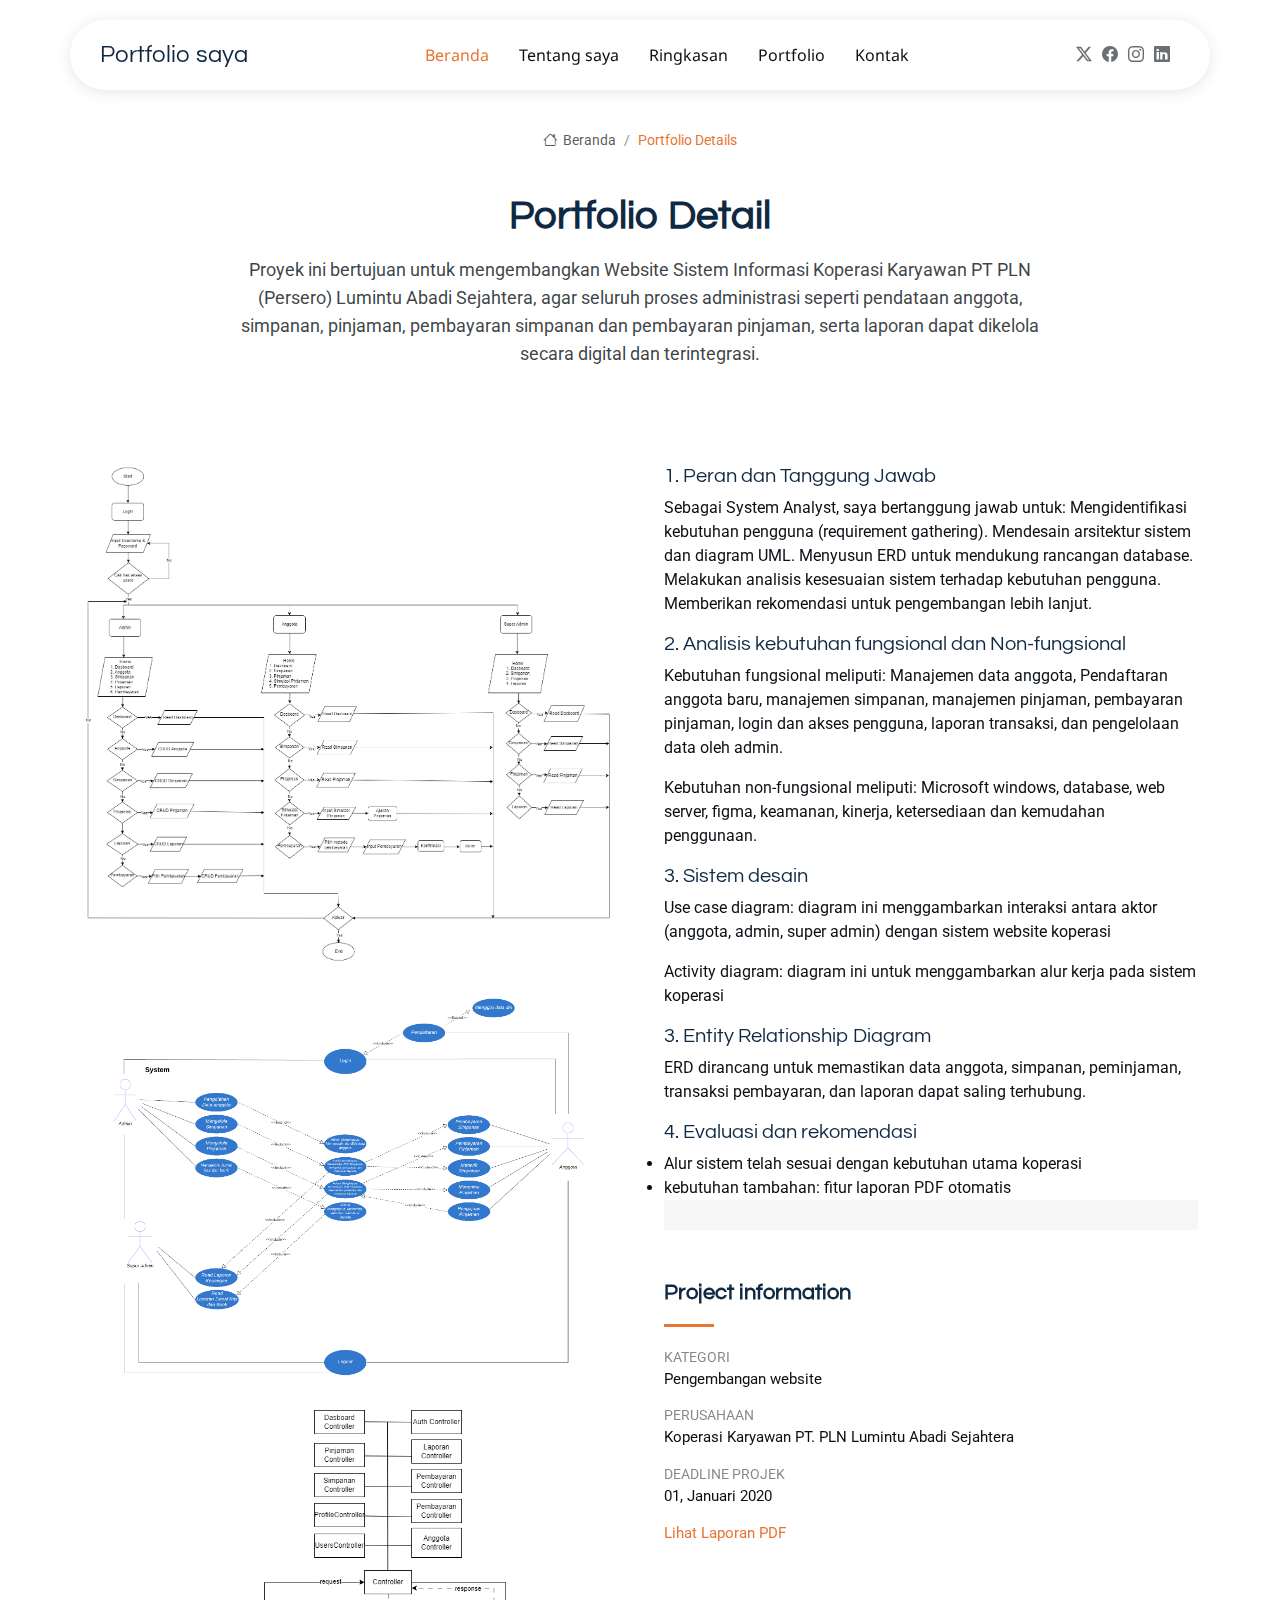
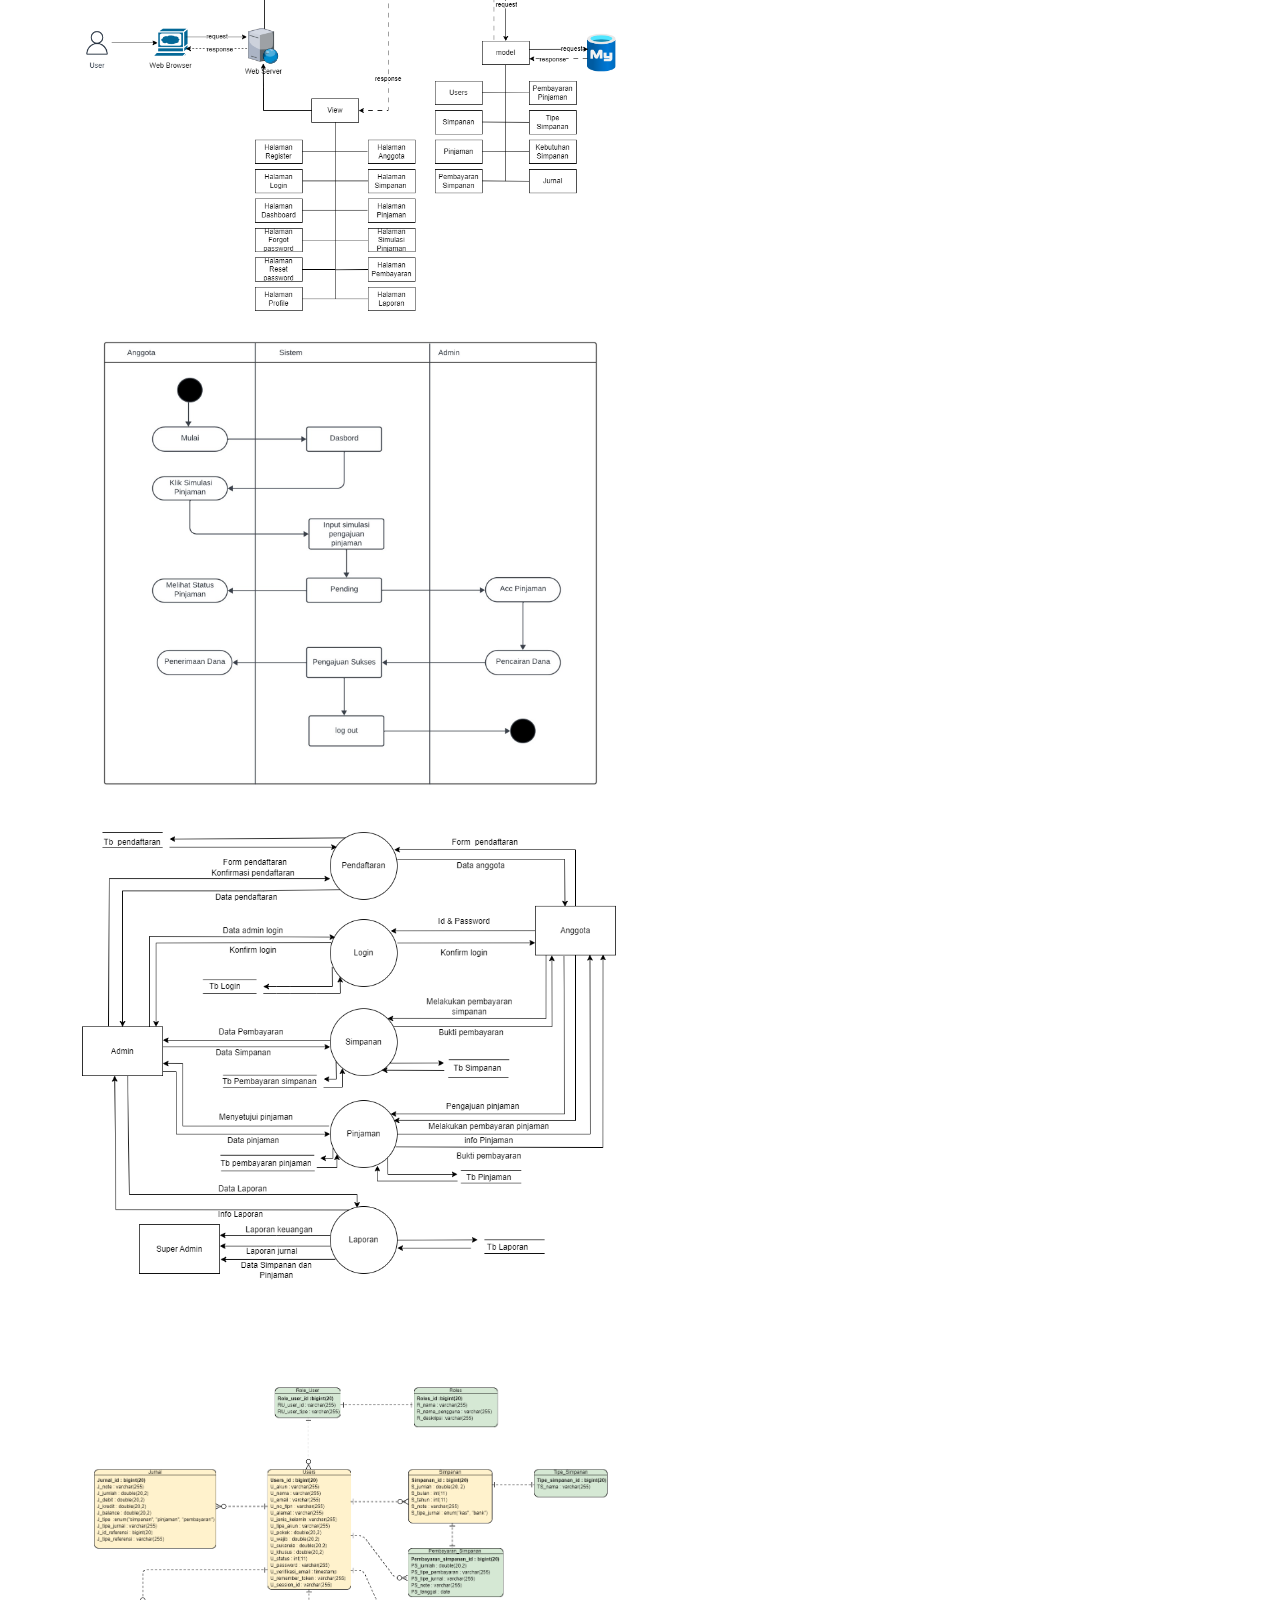
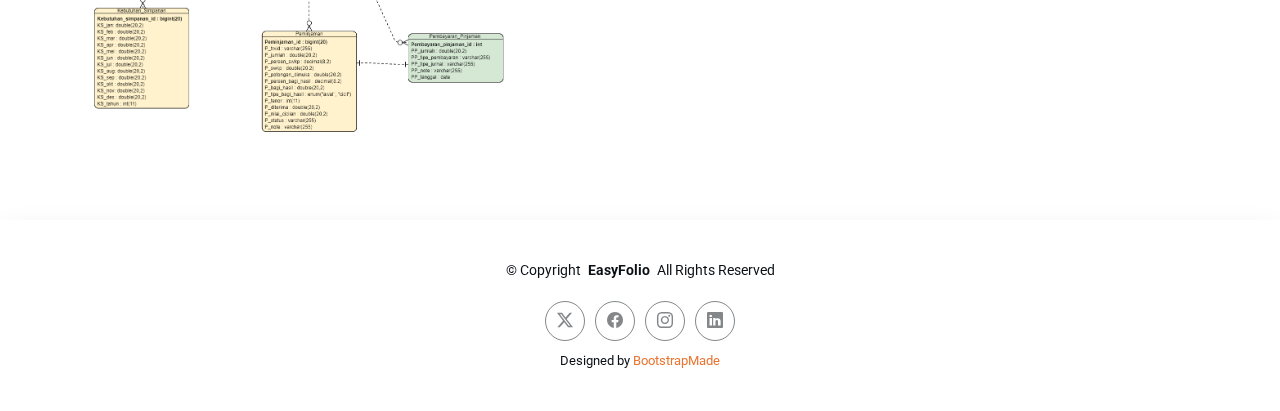
<file: mita_portfolio/portfolio-details.html>
<!DOCTYPE html>
<html lang="en">

<head>
  <meta charset="utf-8">
  <meta content="width=device-width, initial-scale=1.0" name="viewport">
  <title>Portfolio Details - EasyFolio Bootstrap Template</title>
  <meta name="description" content="">
  <meta name="keywords" content="">

  <!-- Favicons -->
  <link href="assets/img/favicon.png" rel="icon">
  <link href="assets/img/apple-touch-icon.png" rel="apple-touch-icon">

  <!-- Fonts -->
  <link href="https://fonts.googleapis.com" rel="preconnect">
  <link href="https://fonts.gstatic.com" rel="preconnect" crossorigin>
  <link href="https://fonts.googleapis.com/css2?family=Roboto:ital,wght@0,100;0,300;0,400;0,500;0,700;0,900;1,100;1,300;1,400;1,500;1,700;1,900&family=Noto+Sans:ital,wght@0,100;0,200;0,300;0,400;0,500;0,600;0,700;0,800;0,900;1,100;1,200;1,300;1,400;1,500;1,600;1,700;1,800;1,900&family=Questrial:wght@400&display=swap" rel="stylesheet">

  <!-- Vendor CSS Files -->
  <link href="assets/vendor/bootstrap/css/bootstrap.min.css" rel="stylesheet">
  <link href="assets/vendor/bootstrap-icons/bootstrap-icons.css" rel="stylesheet">
  <link href="assets/vendor/aos/aos.css" rel="stylesheet">
  <link href="assets/vendor/glightbox/css/glightbox.min.css" rel="stylesheet">
  <link href="assets/vendor/swiper/swiper-bundle.min.css" rel="stylesheet">

  <!-- Main CSS File -->
  <link href="assets/css/main.css" rel="stylesheet">

  <!-- =======================================================
  * Template Name: EasyFolio
  * Template URL: https://bootstrapmade.com/easyfolio-bootstrap-portfolio-template/
  * Updated: Feb 21 2025 with Bootstrap v5.3.3
  * Author: BootstrapMade.com
  * License: https://bootstrapmade.com/license/
  ======================================================== -->
</head>

<body class="index-page">

  <header id="header" class="header d-flex align-items-center sticky-top">
    <div class="header-container container-fluid container-xl position-relative d-flex align-items-center justify-content-between">

      <a href="index.html" class="logo d-flex align-items-center me-auto me-xl-0">
        <!-- Uncomment the line below if you also wish to use an image logo -->
        <!-- <img src="assets/img/logo.webp" alt=""> -->
        <h1 class="sitename">Portfolio saya</h1>
      </a>

      <nav id="navmenu" class="navmenu">
        <ul>
          <li><a href="#hero" class="active">Beranda</a></li>
          <li><a href="#about">Tentang saya</a></li>
          <li><a href="#resume">Ringkasan</a></li>
          <li><a href="#portfolio">Portfolio</a></li>
          <li><a href="#contact">Kontak</a></li>
        </ul>
        <i class="mobile-nav-toggle d-xl-none bi bi-list"></i>
      </nav>

      <div class="header-social-links">
        <a href="#" class="twitter"><i class="bi bi-twitter-x"></i></a>
        <a href="#" class="facebook"><i class="bi bi-facebook"></i></a>
        <a href="#" class="instagram"><i class="bi bi-instagram"></i></a>
        <a href="#" class="linkedin"><i class="bi bi-linkedin"></i></a>
      </div>

    </div>
  </header>

  <main class="main">

    <!-- Page Title -->
    <div class="page-title">
      <div class="breadcrumbs">
        <nav aria-label="breadcrumb">
          <ol class="breadcrumb">
            <li class="breadcrumb-item"><a href="index.html"><i class="bi bi-house"></i> Beranda</a></li>
            <li class="breadcrumb-item active current">Portfolio Details</li>
          </ol>
        </nav>
      </div>

      <div class="title-wrapper">
        <h1>Portfolio Detail</h1>
        <p>Proyek ini bertujuan untuk mengembangkan Website Sistem Informasi Koperasi Karyawan PT PLN (Persero) Lumintu Abadi Sejahtera, 
          agar seluruh proses administrasi seperti pendataan anggota, simpanan, pinjaman, pembayaran simpanan dan pembayaran pinjaman, serta laporan dapat dikelola secara digital dan terintegrasi.</p>
      </div>
    </div><!-- End Page Title -->

    <!-- Portfolio Details Section -->
    <section id="portfolio-details" class="portfolio-details section">

      <div class="container" data-aos="fade-up">

        <div class="row gy-4 g-lg-5">
          <div class="col-lg-6">
            <img src="assets/img/portfolio/flowchart.png" class="img-fluid mb-4" alt="">
            <img src="assets/img/portfolio/case.png" class="img-fluid mb-4" alt="">
            <img src="assets/img/portfolio/arsitektur.png" class="img-fluid mb-4" alt="">
            <img src="assets/img/portfolio/pinjam.jpg" class="img-fluid mb-4" alt="">
            <img src="assets/img/portfolio/dfd.png" class="img-fluid mb-4" alt="">
            <img src="assets/img/portfolio/erd.png" class="img-fluid mb-4" alt="">
          </div>

          <div class="col-lg-6">

            <div class="position-sticky" style="top: 40px">
              <div class="portfolio-description">
                <h5>1. Peran dan Tanggung Jawab</h5>
                <p>
                  Sebagai System Analyst, saya bertanggung jawab untuk:

                  Mengidentifikasi kebutuhan pengguna (requirement gathering).

                  Mendesain arsitektur sistem dan diagram UML.

                  Menyusun ERD untuk mendukung rancangan database.

                  Melakukan analisis kesesuaian sistem terhadap kebutuhan pengguna.

                  Memberikan rekomendasi untuk pengembangan lebih lanjut.
                </p>

                    <h5>2.  Analisis kebutuhan fungsional dan Non-fungsional</h5>
                <p>
                  Kebutuhan fungsional meliputi: Manajemen data anggota, Pendaftaran anggota baru, manajemen simpanan, manajemen pinjaman, pembayaran pinjaman, login dan akses pengguna, laporan transaksi, dan pengelolaan data oleh admin. </p>
                 <p> Kebutuhan non-fungsional meliputi: Microsoft windows, database, web server, figma, keamanan, kinerja, ketersediaan dan kemudahan penggunaan.</p>
               
                    <h5>3. Sistem desain</h5>
                    <p> Use case diagram: diagram ini menggambarkan interaksi antara aktor (anggota, admin, super admin) dengan sistem website koperasi</p>
                    <p> Activity diagram: diagram ini untuk menggambarkan alur kerja pada sistem koperasi</p>


                     <h5>3. Entity Relationship Diagram</h5>
                     <p> ERD dirancang untuk memastikan data anggota, simpanan, peminjaman, transaksi pembayaran, dan laporan dapat saling terhubung.</p>

                      <h5>4.  Evaluasi dan rekomendasi</h5>
                      <div>
                          <li>Alur sistem telah sesuai dengan kebutuhan utama koperasi</li>
                          <li>kebutuhan tambahan: fitur laporan PDF otomatis</li>
                          </div>
                    


                <div class="testimonial-item">
                 
               

                
              </div>

              <div class="portfolio-info mt-5">
                <h3>Project information</h3>
                <ul>
                  <li><strong>Kategori</strong> Pengembangan website</li>
                  <li><strong>Perusahaan</strong> Koperasi Karyawan PT. PLN Lumintu Abadi Sejahtera</li>
                  <li><strong>Deadline Projek</strong> 01, Januari 2020</li>
                  <li><a href="https://drive.google.com/file/d/1KqgwlNIpWdpZQDSErr-_iYUGuh4obwdT/view?usp=sharing" target="_blank" rel="noopener" class="bbtn-visit align-self-start" >
                   Lihat Laporan PDF</a></li>
                </ul>
              </div>
            </div>

          </div>
        </div>

      </div>

    </section><!-- /Portfolio Details Section -->

  </main>

  <footer id="footer" class="footer">

    <div class="container">
      <div class="copyright text-center ">
        <p>© <span>Copyright</span> <strong class="px-1 sitename">EasyFolio</strong> <span>All Rights Reserved</span></p>
      </div>
      <div class="social-links d-flex justify-content-center">
        <a href=""><i class="bi bi-twitter-x"></i></a>
        <a href=""><i class="bi bi-facebook"></i></a>
        <a href=""><i class="bi bi-instagram"></i></a>
        <a href=""><i class="bi bi-linkedin"></i></a>
      </div>
      <div class="credits">
        <!-- All the links in the footer should remain intact. -->
        <!-- You can delete the links only if you've purchased the pro version. -->
        <!-- Licensing information: https://bootstrapmade.com/license/ -->
        <!-- Purchase the pro version with working PHP/AJAX contact form: [buy-url] -->
        Designed by <a href="https://bootstrapmade.com/">BootstrapMade</a>
      </div>
    </div>

  </footer>

  <!-- Scroll Top -->
  <a href="#" id="scroll-top" class="scroll-top d-flex align-items-center justify-content-center"><i class="bi bi-arrow-up-short"></i></a>

  <!-- Vendor JS Files -->
  <script src="assets/vendor/bootstrap/js/bootstrap.bundle.min.js"></script>
  <script src="assets/vendor/php-email-form/validate.js"></script>
  <script src="assets/vendor/aos/aos.js"></script>
  <script src="assets/vendor/waypoints/noframework.waypoints.js"></script>
  <script src="assets/vendor/glightbox/js/glightbox.min.js"></script>
  <script src="assets/vendor/imagesloaded/imagesloaded.pkgd.min.js"></script>
  <script src="assets/vendor/isotope-layout/isotope.pkgd.min.js"></script>
  <script src="assets/vendor/swiper/swiper-bundle.min.js"></script>

  <!-- Main JS File -->
  <script src="assets/js/main.js"></script>

</body>

</html>
</file>
<file: assets/css/main.css>
/**
* Template Name: EasyFolio
* Template URL: https://bootstrapmade.com/easyfolio-bootstrap-portfolio-template/
* Updated: Feb 21 2025 with Bootstrap v5.3.3
* Author: BootstrapMade.com
* License: https://bootstrapmade.com/license/
*/

/*--------------------------------------------------------------
# Font & Color Variables
# Help: https://bootstrapmade.com/color-system/
--------------------------------------------------------------*/
/* Fonts */
:root {
  --default-font: "Roboto",  system-ui, -apple-system, "Segoe UI", Roboto, "Helvetica Neue", Arial, "Noto Sans", "Liberation Sans", sans-serif, "Apple Color Emoji", "Segoe UI Emoji", "Segoe UI Symbol", "Noto Color Emoji";
  --heading-font: "Questrial",  sans-serif;
  --nav-font: "Noto Sans",  sans-serif;
}

/* Global Colors - The following color variables are used throughout the website. Updating them here will change the color scheme of the entire website */
:root { 
  --background-color: #ffffff; /* Background color for the entire website, including individual sections */
  --default-color: #0a0f14; /* Default color used for the majority of the text content across the entire website */
  --heading-color: #0f2943; /* Color for headings, subheadings and title throughout the website */
  --accent-color: #e87532; /* Accent color that represents your brand on the website. It's used for buttons, links, and other elements that need to stand out */
  --surface-color: #ffffff; /* The surface color is used as a background of boxed elements within sections, such as cards, icon boxes, or other elements that require a visual separation from the global background. */
  --contrast-color: #ffffff; /* Contrast color for text, ensuring readability against backgrounds of accent, heading, or default colors. */
}

/* Nav Menu Colors - The following color variables are used specifically for the navigation menu. They are separate from the global colors to allow for more customization options */
:root {
  --nav-color: #0a0f14;  /* The default color of the main navmenu links */
  --nav-hover-color: #e87532; /* Applied to main navmenu links when they are hovered over or active */
  --nav-mobile-background-color: #ffffff; /* Used as the background color for mobile navigation menu */
  --nav-dropdown-background-color: #ffffff; /* Used as the background color for dropdown items that appear when hovering over primary navigation items */
  --nav-dropdown-color: #0a0f14; /* Used for navigation links of the dropdown items in the navigation menu. */
  --nav-dropdown-hover-color: #e87532; /* Similar to --nav-hover-color, this color is applied to dropdown navigation links when they are hovered over. */
}

/* Color Presets - These classes override global colors when applied to any section or element, providing reuse of the sam color scheme. */

.light-background {
  --background-color: #faf9fb;
  --surface-color: #ffffff;
}

.dark-background {
  --background-color: #060606;
  --default-color: #ffffff;
  --heading-color: #ffffff;
  --surface-color: #252525;
  --contrast-color: #ffffff;
}

/* Smooth scroll */
:root {
  scroll-behavior: smooth;
}

/*--------------------------------------------------------------
# General Styling & Shared Classes
--------------------------------------------------------------*/
body {
  color: var(--default-color);
  background-color: var(--background-color);
  font-family: var(--default-font);
}

a {
  color: var(--accent-color);
  text-decoration: none;
  transition: 0.3s;
}

a:hover {
  color: color-mix(in srgb, var(--accent-color), transparent 25%);
  text-decoration: none;
}

h1,
h2,
h3,
h4,
h5,
h6 {
  color: var(--heading-color);
  font-family: var(--heading-font);
}

/* PHP Email Form Messages
------------------------------*/
.php-email-form .error-message {
  display: none;
  background: #df1529;
  color: #ffffff;
  text-align: left;
  padding: 15px;
  margin-bottom: 24px;
  font-weight: 600;
}

.php-email-form .sent-message {
  display: none;
  color: #ffffff;
  background: #059652;
  text-align: center;
  padding: 15px;
  margin-bottom: 24px;
  font-weight: 600;
}

.php-email-form .loading {
  display: none;
  background: var(--surface-color);
  text-align: center;
  padding: 15px;
  margin-bottom: 24px;
}

.php-email-form .loading:before {
  content: "";
  display: inline-block;
  border-radius: 50%;
  width: 24px;
  height: 24px;
  margin: 0 10px -6px 0;
  border: 3px solid var(--accent-color);
  border-top-color: var(--surface-color);
  animation: php-email-form-loading 1s linear infinite;
}

@keyframes php-email-form-loading {
  0% {
    transform: rotate(0deg);
  }

  100% {
    transform: rotate(360deg);
  }
}

/*--------------------------------------------------------------
# Global Header
--------------------------------------------------------------*/
.header {
  color: var(--default-color);
  background-color: var(--background-color);
  padding: 20px 0;
  transition: all 0.5s;
  z-index: 997;
}

.header .header-container {
  background: var(--surface-color);
  border-radius: 50px;
  padding: 5px 25px;
  box-shadow: 0px 2px 15px rgba(0, 0, 0, 0.1);
}

.header .logo {
  line-height: 1;
}

.header .logo img {
  max-height: 36px;
  margin-right: 8px;
}

.header .logo h1 {
  font-size: 24px;
  margin: 0;
  padding-left: 5px;
  font-weight: 500;
  color: var(--heading-color);
}

.header .header-social-links {
  padding-right: 15px;
}

.header .header-social-links a {
  color: color-mix(in srgb, var(--default-color), transparent 40%);
  padding-left: 6px;
  display: inline-block;
  transition: 0.3s;
  font-size: 16px;
}

.header .header-social-links a:hover {
  color: var(--accent-color);
}

.header .header-social-links a i {
  line-height: 0px;
}

@media (max-width: 1200px) {
  .header {
    padding-top: 10px;
  }

  .header .header-container {
    margin-left: 10px;
    margin-right: 10px;
    padding: 10px 5px 10px 15px;
  }

  .header .logo {
    order: 1;
  }

  .header .header-social-links {
    order: 2;
  }

  .header .navmenu {
    order: 3;
  }
}

/*--------------------------------------------------------------
# Navigation Menu
--------------------------------------------------------------*/
/* Navmenu - Desktop */
@media (min-width: 1200px) {
  .navmenu {
    padding: 0;
  }

  .navmenu ul {
    margin: 0;
    padding: 0;
    display: flex;
    list-style: none;
    align-items: center;
  }

  .navmenu li {
    position: relative;
  }

  .navmenu a,
  .navmenu a:focus {
    color: var(--nav-color);
    padding: 18px 15px;
    font-size: 16px;
    font-family: var(--nav-font);
    font-weight: 400;
    display: flex;
    align-items: center;
    justify-content: space-between;
    white-space: nowrap;
    transition: 0.3s;
  }

  .navmenu a i,
  .navmenu a:focus i {
    font-size: 12px;
    line-height: 0;
    margin-left: 5px;
    transition: 0.3s;
  }

  .navmenu li:last-child a {
    padding-right: 0;
  }

  .navmenu li:hover>a,
  .navmenu .active,
  .navmenu .active:focus {
    color: var(--nav-hover-color);
  }

  .navmenu .dropdown ul {
    margin: 0;
    padding: 10px 0;
    background: var(--nav-dropdown-background-color);
    display: block;
    position: absolute;
    visibility: hidden;
    left: 14px;
    top: 130%;
    opacity: 0;
    transition: 0.3s;
    border-radius: 4px;
    z-index: 99;
    box-shadow: 0px 0px 30px rgba(0, 0, 0, 0.1);
  }

  .navmenu .dropdown ul li {
    min-width: 200px;
  }

  .navmenu .dropdown ul a {
    padding: 10px 20px;
    font-size: 15px;
    text-transform: none;
    color: var(--nav-dropdown-color);
  }

  .navmenu .dropdown ul a i {
    font-size: 12px;
  }

  .navmenu .dropdown ul a:hover,
  .navmenu .dropdown ul .active:hover,
  .navmenu .dropdown ul li:hover>a {
    color: var(--nav-dropdown-hover-color);
  }

  .navmenu .dropdown:hover>ul {
    opacity: 1;
    top: 100%;
    visibility: visible;
  }

  .navmenu .dropdown .dropdown ul {
    top: 0;
    left: -90%;
    visibility: hidden;
  }

  .navmenu .dropdown .dropdown:hover>ul {
    opacity: 1;
    top: 0;
    left: -100%;
    visibility: visible;
  }
}

/* Navmenu - Mobile */
@media (max-width: 1199px) {
  .mobile-nav-toggle {
    color: var(--nav-color);
    font-size: 28px;
    line-height: 0;
    margin-right: 10px;
    cursor: pointer;
    transition: color 0.3s;
  }

  .navmenu {
    padding: 0;
    z-index: 9997;
  }

  .navmenu ul {
    display: none;
    list-style: none;
    position: absolute;
    inset: 60px 20px 20px 20px;
    padding: 10px 0;
    margin: 0;
    border-radius: 6px;
    background-color: var(--nav-mobile-background-color);
    overflow-y: auto;
    transition: 0.3s;
    z-index: 9998;
    box-shadow: 0px 0px 30px rgba(0, 0, 0, 0.1);
  }

  .navmenu a,
  .navmenu a:focus {
    color: var(--nav-dropdown-color);
    padding: 10px 20px;
    font-family: var(--nav-font);
    font-size: 17px;
    font-weight: 500;
    display: flex;
    align-items: center;
    justify-content: space-between;
    white-space: nowrap;
    transition: 0.3s;
  }

  .navmenu a i,
  .navmenu a:focus i {
    font-size: 12px;
    line-height: 0;
    margin-left: 5px;
    width: 30px;
    height: 30px;
    display: flex;
    align-items: center;
    justify-content: center;
    border-radius: 50%;
    transition: 0.3s;
    background-color: color-mix(in srgb, var(--accent-color), transparent 90%);
  }

  .navmenu a i:hover,
  .navmenu a:focus i:hover {
    background-color: var(--accent-color);
    color: var(--contrast-color);
  }

  .navmenu a:hover,
  .navmenu .active,
  .navmenu .active:focus {
    color: var(--nav-dropdown-hover-color);
  }

  .navmenu .active i,
  .navmenu .active:focus i {
    background-color: var(--accent-color);
    color: var(--contrast-color);
    transform: rotate(180deg);
  }

  .navmenu .dropdown ul {
    position: static;
    display: none;
    z-index: 99;
    padding: 10px 0;
    margin: 10px 20px;
    background-color: var(--nav-dropdown-background-color);
    border: 1px solid color-mix(in srgb, var(--default-color), transparent 90%);
    box-shadow: none;
    transition: all 0.5s ease-in-out;
  }

  .navmenu .dropdown ul ul {
    background-color: rgba(33, 37, 41, 0.1);
  }

  .navmenu .dropdown>.dropdown-active {
    display: block;
    background-color: rgba(33, 37, 41, 0.03);
  }

  .mobile-nav-active {
    overflow: hidden;
  }

  .mobile-nav-active .mobile-nav-toggle {
    color: #fff;
    position: absolute;
    font-size: 32px;
    top: 15px;
    right: 15px;
    margin-right: 0;
    z-index: 9999;
  }

  .mobile-nav-active .navmenu {
    position: fixed;
    overflow: hidden;
    inset: 0;
    background: rgba(33, 37, 41, 0.8);
    transition: 0.3s;
  }

  .mobile-nav-active .navmenu>ul {
    display: block;
  }
}

/*--------------------------------------------------------------
# Global Footer
--------------------------------------------------------------*/
.footer {
  color: var(--default-color);
  background-color: var(--background-color);
  font-size: 14px;
  padding: 40px 0;
  position: relative;
  box-shadow: 0 5px 25px rgba(0, 0, 0, 0.05);
}

.footer .copyright p {
  margin-bottom: 0;
}

.footer .social-links {
  margin-top: 20px;
}

.footer .social-links a {
  display: flex;
  align-items: center;
  justify-content: center;
  width: 40px;
  height: 40px;
  border-radius: 50%;
  border: 1px solid color-mix(in srgb, var(--default-color), transparent 50%);
  font-size: 16px;
  color: color-mix(in srgb, var(--default-color), transparent 50%);
  margin: 0 5px;
  transition: 0.3s;
}

.footer .social-links a:hover {
  color: var(--accent-color);
  border-color: var(--accent-color);
}

.footer .credits {
  margin-top: 10px;
  font-size: 13px;
  text-align: center;
}

/*--------------------------------------------------------------
# Scroll Top Button
--------------------------------------------------------------*/
.scroll-top {
  position: fixed;
  visibility: hidden;
  opacity: 0;
  right: 15px;
  bottom: -15px;
  z-index: 99999;
  background-color: var(--accent-color);
  width: 44px;
  height: 44px;
  border-radius: 50px;
  transition: all 0.4s;
}

.scroll-top i {
  font-size: 24px;
  color: var(--contrast-color);
  line-height: 0;
}

.scroll-top:hover {
  background-color: color-mix(in srgb, var(--accent-color), transparent 20%);
  color: var(--contrast-color);
}

.scroll-top.active {
  visibility: visible;
  opacity: 1;
  bottom: 15px;
}

/*--------------------------------------------------------------
# Disable aos animation delay on mobile devices
--------------------------------------------------------------*/
@media screen and (max-width: 768px) {
  [data-aos-delay] {
    transition-delay: 0 !important;
  }
}

/*--------------------------------------------------------------
# Global Page Titles & Breadcrumbs
--------------------------------------------------------------*/
.page-title {
  text-align: center;
  padding: 20px 0;
}

.page-title .breadcrumbs {
  margin-bottom: 1.5rem;
}

.page-title .breadcrumbs .breadcrumb {
  justify-content: center;
  margin: 0;
  padding: 0;
  background: none;
}

.page-title .breadcrumbs .breadcrumb .breadcrumb-item {
  font-size: 0.9rem;
  color: color-mix(in srgb, var(--default-color), transparent 30%);
}

.page-title .breadcrumbs .breadcrumb .breadcrumb-item.active {
  color: var(--accent-color);
}

.page-title .breadcrumbs .breadcrumb .breadcrumb-item a {
  color: inherit;
  text-decoration: none;
  transition: color 0.3s ease;
}

.page-title .breadcrumbs .breadcrumb .breadcrumb-item a:hover {
  color: var(--accent-color);
}

.page-title .breadcrumbs .breadcrumb .breadcrumb-item a i {
  font-size: 0.9rem;
  margin-right: 0.2rem;
}

.page-title .breadcrumbs .breadcrumb .breadcrumb-item+.breadcrumb-item::before {
  color: color-mix(in srgb, var(--default-color), transparent 50%);
}

.page-title .title-wrapper {
  max-width: 800px;
  margin: 0 auto;
  padding: 1rem 0;
}

.page-title .title-wrapper h1 {
  font-size: 2.5rem;
  margin-bottom: 1rem;
  font-weight: 700;
  color: var(--heading-color);
}

.page-title .title-wrapper p {
  font-size: 1.1rem;
  color: color-mix(in srgb, var(--default-color), transparent 20%);
  margin: 0;
  line-height: 1.6;
}

@media (max-width: 768px) {
  .page-title .title-wrapper h1 {
    font-size: 2rem;
  }

  .page-title .title-wrapper p {
    font-size: 1rem;
  }
}

@media (max-width: 576px) {
  .page-title .title-wrapper h1 {
    font-size: 1.75rem;
  }
}

/*--------------------------------------------------------------
# Global Sections
--------------------------------------------------------------*/
section,
.section {
  color: var(--default-color);
  background-color: var(--background-color);
  padding: 60px 0;
  scroll-margin-top: 90px;
  overflow: clip;
}

@media (max-width: 1199px) {

  section,
  .section {
    scroll-margin-top: 66px;
  }
}

/*--------------------------------------------------------------
# Global Section Titles
--------------------------------------------------------------*/
.section-title {
  text-align: center;
  padding-bottom: 60px;
  position: relative;
}

.section-title h2 {
  font-size: 42px;
  font-weight: 700;
  margin-bottom: 10px;
  background: linear-gradient(120deg, var(--heading-color), var(--accent-color));
  -webkit-background-clip: text;
  -webkit-text-fill-color: transparent;
  background-clip: text;
  position: relative;
}

.section-title .title-shape {
  width: 200px;
  height: 20px;
  margin: 0 auto;
  color: var(--accent-color);
  opacity: 0.5;
}

.section-title .title-shape svg {
  width: 100%;
  height: 100%;
}

.section-title p {
  margin: 15px auto 0;
  font-size: 16px;
  max-width: 700px;
  color: color-mix(in srgb, var(--default-color), transparent 25%);
  line-height: 1.8;
}

@media (max-width: 768px) {
  .section-title h2 {
    font-size: 32px;
  }

  .section-title .subtitle-wrapper .subtitle {
    font-size: 13px;
  }
}

/*--------------------------------------------------------------
# Hero Section
--------------------------------------------------------------*/
.hero {
  padding: 80px 0;
  position: relative;
  overflow: hidden;
}

.hero .content h2 {
  font-size: 3.5rem;
  font-weight: 700;
  line-height: 1.2;
  margin-bottom: 1.5rem;
}

@media (max-width: 991px) {
  .hero .content h2 {
    font-size: 2.5rem;
  }
}

.hero .content .lead {
  font-size: 1.25rem;
  margin-bottom: 2rem;
  color: color-mix(in srgb, var(--default-color), transparent 20%);
}

.hero .cta-buttons {
  display: flex;
  gap: 1rem;
  margin-bottom: 3rem;
}

@media (max-width: 576px) {
  .hero .cta-buttons {
    flex-direction: column;
  }
}

.hero .cta-buttons .btn {
  padding: 0.8rem 2rem;
  font-size: 1rem;
  font-weight: 500;
  border-radius: 50px;
  transition: all 0.3s ease;
}

.hero .cta-buttons .btn.btn-primary {
  background-color: var(--accent-color);
  border-color: var(--accent-color);
  color: var(--contrast-color);
}

.hero .cta-buttons .btn.btn-primary:hover {
  background-color: color-mix(in srgb, var(--accent-color), transparent 15%);
  border-color: color-mix(in srgb, var(--accent-color), transparent 15%);
  transform: translateY(-2px);
}

.hero .cta-buttons .btn.btn-outline {
  border: 2px solid color-mix(in srgb, var(--accent-color), transparent 70%);
  color: var(--accent-color);
  background: transparent;
}

.hero .cta-buttons .btn.btn-outline:hover {
  background-color: var(--accent-color);
  color: var(--contrast-color);
  transform: translateY(-2px);
}

.hero .hero-stats {
  display: flex;
  gap: 3rem;
  margin-top: 2rem;
}

@media (max-width: 576px) {
  .hero .hero-stats {
    flex-direction: column;
    gap: 1.5rem;
  }
}

.hero .hero-stats .stat-item .stat-number {
  display: block;
  font-size: 2.5rem;
  font-weight: 700;
  color: var(--heading-color);
  line-height: 1;
}

.hero .hero-stats .stat-item .stat-label {
  font-size: 0.9rem;
  color: color-mix(in srgb, var(--default-color), transparent 30%);
  margin-top: 0.5rem;
  display: block;
}

.hero .hero-image {
  position: relative;
  padding: 2rem;
}

.hero .hero-image img {
  position: relative;
  z-index: 2;
}

.hero .hero-image .shape-1,
.hero .hero-image .shape-2 {
  position: absolute;
  border-radius: 30% 70% 70% 30%/30% 30% 70% 70%;
  z-index: 1;
}

.hero .hero-image .shape-1 {
  width: 300px;
  height: 300px;
  background-color: color-mix(in srgb, var(--accent-color), transparent 85%);
  top: -20px;
  right: -20px;
  animation: morphShape 15s linear infinite;
}

.hero .hero-image .shape-2 {
  width: 200px;
  height: 200px;
  background-color: color-mix(in srgb, var(--heading-color), transparent 90%);
  bottom: -20px;
  left: -20px;
  animation: morphShape 20s linear infinite reverse;
}

@media (max-width: 991px) {
  .hero {
    text-align: center;
    padding: 60px 0;
  }

  .hero .cta-buttons {
    justify-content: center;
  }

  .hero .hero-stats {
    justify-content: center;
  }

  .hero .hero-image {
    margin-top: 3rem;
  }
}

@keyframes morphShape {
  0% {
    border-radius: 30% 70% 70% 30%/30% 30% 70% 70%;
  }

  25% {
    border-radius: 58% 42% 75% 25%/76% 46% 54% 24%;
  }

  50% {
    border-radius: 50% 50% 33% 67%/55% 27% 73% 45%;
  }

  75% {
    border-radius: 33% 67% 58% 42%/63% 68% 32% 37%;
  }

  100% {
    border-radius: 30% 70% 70% 30%/30% 30% 70% 70%;
  }
}

/*--------------------------------------------------------------
# About Section
--------------------------------------------------------------*/
.about .about-image {
  position: relative;
}

.about .about-image img {
  box-shadow: 0 0 30px rgba(0, 0, 0, 0.1);
}

.about .about-content {
  padding-left: 2rem;
}

@media (max-width: 991.98px) {
  .about .about-content {
    padding-left: 0;
    margin-top: 3rem;
  }
}

.about .about-content .subtitle {
  font-size: 0.875rem;
  font-weight: 600;
  letter-spacing: 2px;
  color: var(--accent-color);
  margin-bottom: 1rem;
  display: block;
}

.about .about-content h2 {
  font-size: 2rem;
  font-weight: 700;
  margin-bottom: 1.5rem;
}

.about .about-content .lead {
  font-size: 1.1rem;
  color: color-mix(in srgb, var(--default-color), transparent 25%);
}

.about .personal-info {
  margin-top: 2rem;
  padding: 2rem;
  background-color: var(--surface-color);
  border-radius: 1rem;
  box-shadow: 0 0 30px rgba(25, 15, 15, 0.05);
}

.about .personal-info .info-item {
  display: flex;
  flex-direction: column;
  gap: 0.5rem;
}

.about .personal-info .info-item .label {
  font-size: 0.875rem;
  color: color-mix(in srgb, var(--default-color), transparent 40%);
}

.about .personal-info .info-item .value {
  font-weight: 600;
  color: var(--heading-color);
 
}

.about .signature {
  display: flex;
  align-items: center;
  gap: 1.5rem;
}

.about .signature .signature-image {
  max-width: 150px;
}

.about .signature .signature-info h4 {
  font-size: 1.25rem;
  margin-bottom: 0.25rem;
}

.about .signature .signature-info p {
  font-size: 0.875rem;
  color: color-mix(in srgb, var(--default-color), transparent 40%);
  margin: 0;
}

/*--------------------------------------------------------------
# Skills Section
--------------------------------------------------------------*/
.skills .skill-box {
  background-color: var(--surface-color);
  padding: 2rem;
  border-radius: 8px;
  box-shadow: 0 0 20px rgba(0, 0, 0, 0.05);
}

.skills .skill-box h3 {
  font-size: 1.2rem;
  margin-bottom: 1rem;
  font-weight: 600;
}

.skills .skill-box p {
  font-size: 0.9rem;
  margin-bottom: 0.8rem;
  opacity: 0.6;
}

.skills .skill-box .progress {
  background-color: color-mix(in srgb, var(--accent-color), transparent 85%);
  border-radius: 50px;
  height: 8px;
  margin-top: 5px;
  overflow: hidden;
}

.skills .skill-box .progress .progress-bar {
  background-color: var(--accent-color);
  height: 100%;
  position: relative;
  border-radius: 50px;
  transition: 0.9s;
  width: 1px;
}

/*--------------------------------------------------------------
# Resume Section
--------------------------------------------------------------*/
.resume .resume-wrapper .resume-block {
  margin-bottom: 3rem;
}

.resume .resume-wrapper .resume-block:last-child {
  margin-bottom: 0;
}

.resume .resume-wrapper .resume-block h2 {
  font-size: 2rem;
  margin-bottom: 0.8rem;
  font-weight: 700;
}

.resume .resume-wrapper .resume-block h2 span {
  color: var(--accent-color);
}

.resume .resume-wrapper .resume-block .lead {
  color: color-mix(in srgb, var(--default-color), transparent 25%);
  margin-bottom: 3rem;
}

.resume .resume-wrapper .timeline {
  position: relative;
}

.resume .resume-wrapper .timeline::before {
  content: "";
  position: absolute;
  left: 20%;
  top: 0;
  height: 100%;
  width: 2px;
  background-color: color-mix(in srgb, var(--accent-color), transparent 85%);
}

.resume .resume-wrapper .timeline .timeline-item {
  display: flex;
  align-items: flex-start;
  margin-bottom: 2.5rem;
  position: relative;
}

.resume .resume-wrapper .timeline .timeline-item:last-child {
  margin-bottom: 0;
}

.resume .resume-wrapper .timeline .timeline-item .timeline-left {
  width: 20%;
  padding-right: 3rem;
}

.resume .resume-wrapper .timeline .timeline-item .timeline-left .company {
  color: var(--heading-color);
  font-weight: 600;
  font-size: 1.1rem;
  margin-bottom: 0.25rem;
}

.resume .resume-wrapper .timeline .timeline-item .timeline-left .period {
  color: var(--accent-color);
  font-size: 0.9rem;
}

.resume .resume-wrapper .timeline .timeline-item .timeline-dot {
  position: absolute;
  left: calc(20% + 1px);
  transform: translateX(-50%);
  width: 1rem;
  height: 1rem;
  background-color: var(--accent-color);
  border-radius: 50%;
}

.resume .resume-wrapper .timeline .timeline-item .timeline-right {
  width: 70%;
  padding-left: 3rem;
  margin-top: -4px;
}

.resume .resume-wrapper .timeline .timeline-item .timeline-right .position {
  color: var(--heading-color);
  font-size: 1.2rem;
  margin-bottom: 0.6rem;
  font-weight: 600;
}

.resume .resume-wrapper .timeline .timeline-item .timeline-right .description {
  color: color-mix(in srgb, var(--default-color), transparent 25%);
}

.resume .resume-wrapper .timeline .timeline-item .timeline-right ul {
  padding-left: 15px;
}

.resume .resume-wrapper .timeline .timeline-item .timeline-right ul li {
  padding-bottom: 12px;
}

@media (max-width: 992px) {
  .resume .resume-wrapper .resume-block h2 {
    font-size: 2rem;
  }

  .resume .resume-wrapper .timeline::before {
    left: 1rem;
  }

  .resume .resume-wrapper .timeline .timeline-item {
    flex-direction: column;
    margin-bottom: 20px;
  }

  .resume .resume-wrapper .timeline .timeline-item .timeline-left {
    width: 100%;
    text-align: left;
    padding-right: 0;
    padding-left: 2.5rem;
    margin-bottom: 1.6rem;
    margin-top: -4px;
  }

  .resume .resume-wrapper .timeline .timeline-item .timeline-dot {
    left: calc(1rem + 1px);
  }

  .resume .resume-wrapper .timeline .timeline-item .timeline-right {
    width: 100%;
    padding-left: 2.5rem;
  }
}

/*--------------------------------------------------------------
# Portfolio Section
--------------------------------------------------------------*/
.portfolio .portfolio-filters-container {
  margin-bottom: 40px;
}

.portfolio .portfolio-filters {
  display: flex;
  justify-content: center;
  gap: 15px;
  flex-wrap: wrap;
  padding: 0;
  margin: 0;
  list-style: none;
}

.portfolio .portfolio-filters li {
  font-size: 15px;
  font-weight: 500;
  padding: 8px 20px;
  cursor: pointer;
  border-radius: 30px;
  background-color: color-mix(in srgb, var(--surface-color), transparent 50%);
  color: var(--default-color);
  transition: all 0.3s ease-in-out;
}

.portfolio .portfolio-filters li:hover {
  background-color: color-mix(in srgb, var(--accent-color), transparent 85%);
  color: var(--accent-color);
  transform: translateY(-2px);
}

.portfolio .portfolio-filters li.filter-active {
  background-color: var(--accent-color);
  color: var(--contrast-color);
}

.portfolio .portfolio-card {
  background-color: var(--surface-color);
  border-radius: 15px;
  overflow: hidden;
  box-shadow: 0 5px 25px rgba(0, 0, 0, 0.05);
  transition: all 0.3s ease-in-out;
}

.portfolio .portfolio-card:hover {
  transform: translateY(-10px);
  box-shadow: 0 8px 35px rgba(0, 0, 0, 0.1);
}

.portfolio .portfolio-card:hover .portfolio-overlay {
  opacity: 1;
  visibility: visible;
}

.portfolio .portfolio-card:hover .portfolio-overlay .portfolio-actions {
  transform: translateY(0);
}

.portfolio .portfolio-card .portfolio-image {
  position: relative;
  overflow: hidden;
  aspect-ratio: 16/10;
}

.portfolio .portfolio-card .portfolio-image img {
  width: 100%;
  height: 100%;
  object-fit: cover;
  transition: transform 0.6s ease-in-out;
}

.portfolio .portfolio-card .portfolio-overlay {
  position: absolute;
  top: 0;
  left: 0;
  width: 100%;
  height: 100%;
  background: linear-gradient(to top, rgba(0, 0, 0, 0.7), transparent);
  opacity: 0;
  visibility: hidden;
  transition: all 0.4s ease-in-out;
  display: flex;
  align-items: flex-end;
  padding: 20px;
}

.portfolio .portfolio-card .portfolio-overlay .portfolio-actions {
  transform: translateY(20px);
  transition: all 0.4s ease-in-out;
  display: flex;
  gap: 15px;
}

.portfolio .portfolio-card .portfolio-overlay .portfolio-actions a {
  width: 45px;
  height: 45px;
  background-color: var(--surface-color);
  border-radius: 50%;
  display: flex;
  align-items: center;
  justify-content: center;
  color: var(--accent-color);
  font-size: 20px;
  transition: all 0.3s ease;
}

.portfolio .portfolio-card .portfolio-overlay .portfolio-actions a:hover {
  background-color: var(--accent-color);
  color: var(--contrast-color);
  transform: scale(1.1);
}

.portfolio .portfolio-card .portfolio-content {
  padding: 25px;
}

.portfolio .portfolio-card .portfolio-content .category {
  font-size: 14px;
  color: var(--accent-color);
  text-transform: uppercase;
  letter-spacing: 1px;
  font-weight: 500;
  display: block;
  margin-bottom: 10px;
}

.portfolio .portfolio-card .portfolio-content h3 {
  font-size: 20px;
  margin: 0 0 15px;
  font-weight: 600;
  transition: color 0.3s ease;
}

.portfolio .portfolio-card .portfolio-content h3:hover {
  color: var(--accent-color);
}

.portfolio .portfolio-card .portfolio-content p {
  font-size: 15px;
  color: color-mix(in srgb, var(--default-color), transparent 30%);
  margin: 0;
  line-height: 1.6;
}

@media (max-width: 768px) {
  .portfolio .portfolio-filters li {
    font-size: 14px;
    padding: 6px 15px;
  }

  .portfolio .portfolio-card .portfolio-content {
    padding: 20px;
  }

  .portfolio .portfolio-card .portfolio-content h3 {
    font-size: 18px;
  }

  .portfolio .portfolio-card .portfolio-content p {
    font-size: 14px;
  }
}

/*--------------------------------------------------------------
# Testimonials Section
--------------------------------------------------------------*/
.testimonials .testimonials-slider {
  width: 100%;
  position: relative;
  padding-bottom: 60px;
}

.testimonials .swiper-wrapper {
  height: auto;
}

.testimonials .testimonial-item {
  background-color: var(--surface-color);
  padding: 40px;
  border-radius: 20px;
}

@media (max-width: 575px) {
  .testimonials .testimonial-item {
    padding: 20px;
  }
}

.testimonials .testimonial-item h2 {
  font-size: 24px;
  font-weight: 600;
  margin-bottom: 20px;
}

.testimonials .testimonial-item p {
  font-size: 16px;
  line-height: 1.8;
  margin-bottom: 30px;
  font-style: italic;
}

.testimonials .testimonial-item .profile {
  gap: 15px;
}

.testimonials .testimonial-item .profile .profile-img {
  width: 60px;
  height: 60px;
  border-radius: 50%;
  object-fit: cover;
}

.testimonials .testimonial-item .profile .profile-info h3 {
  font-size: 18px;
  margin: 0;
  font-weight: 600;
}

.testimonials .testimonial-item .profile .profile-info span {
  font-size: 14px;
  color: color-mix(in srgb, var(--default-color) 70%, transparent);
}

.testimonials .testimonial-item .featured-img-wrapper {
  min-height: 400px;
  position: relative;
  overflow: hidden;
  border-radius: 16px;
}

.testimonials .testimonial-item .featured-img {
  width: 100%;
  height: 100%;
  object-fit: cover;
  position: absolute;
  top: 0;
  left: 0;
}

.testimonials .swiper-navigation {
  position: absolute;
  bottom: 0;
  gap: 10px;
}

.testimonials .swiper-button-prev,
.testimonials .swiper-button-next {
  position: relative;
  left: auto;
  right: auto;
  top: auto;
  margin: 0;
  width: 44px;
  height: 44px;
  background-color: var(--surface-color);
  border-radius: 50%;
  border: 1px solid color-mix(in srgb, var(--default-color) 10%, transparent);
  transition: 0.3s;
}

.testimonials .swiper-button-prev::after,
.testimonials .swiper-button-next::after {
  font-size: 20px;
  color: var(--default-color);
}

.testimonials .swiper-button-prev:hover,
.testimonials .swiper-button-next:hover {
  background-color: var(--accent-color);
  border-color: var(--accent-color);
}

.testimonials .swiper-button-prev:hover::after,
.testimonials .swiper-button-next:hover::after {
  color: var(--contrast-color);
}

/*--------------------------------------------------------------
# Services Section
--------------------------------------------------------------*/
.services {
  padding: 80px 0;
}

.services .servies-title {
  font-size: 2.5rem;
  margin-bottom: 1.5rem;
}

.services .btn-outline-primary {
  color: var(--accent-color);
  border-color: var(--accent-color);
  padding: 10px 30px;
  border-radius: 50px;
  transition: all 0.3s ease;
}

.services .btn-outline-primary:hover {
  background-color: var(--accent-color);
  color: var(--contrast-color);
}

.services .service-item {
  background-color: var(--surface-color);
  padding: 30px;
  border-radius: 10px;
  box-shadow: 0 5px 15px rgba(0, 0, 0, 0.1);
  height: 100%;
  transition: transform 0.3s ease;
}

.services .service-item:hover {
  transform: scale(1.05);
}

.services .service-item i {
  font-size: 2.5rem;
  color: var(--accent-color);
  display: inline-block;
  margin-bottom: 15px;
}

.services .service-item h3 {
  font-size: 1.25rem;
  margin-bottom: 15px;
}

.services .service-item h3 a {
  color: var(--heading-color);
}

.services .service-item h3 a:hover {
  color: var(--accent-color);
}

.services .service-item p {
  font-size: 0.9rem;
  color: color-mix(in srgb, var(--default-color), transparent 25%);
}

@media (max-width: 991px) {
  .services h2 {
    font-size: 2rem;
  }
}

/*--------------------------------------------------------------
# Faq Section
--------------------------------------------------------------*/
.faq .faq-container .faq-item {
  background-color: var(--surface-color);
  position: relative;
  padding: 20px;
  margin-bottom: 15px;
  border: 1px solid color-mix(in srgb, var(--default-color), transparent 85%);
  border-radius: 5px;
  overflow: hidden;
}

.faq .faq-container .faq-item:last-child {
  margin-bottom: 0;
}

.faq .faq-container .faq-item h3 {
  font-weight: 600;
  font-size: 16px;
  line-height: 24px;
  margin: 0 30px 0 0;
  transition: 0.3s;
  cursor: pointer;
  display: flex;
  align-items: center;
}

.faq .faq-container .faq-item h3 .num {
  color: var(--accent-color);
  padding-right: 5px;
}

.faq .faq-container .faq-item h3:hover {
  color: var(--accent-color);
}

.faq .faq-container .faq-item .faq-content {
  display: grid;
  grid-template-rows: 0fr;
  transition: 0.3s ease-in-out;
  visibility: hidden;
  opacity: 0;
}

.faq .faq-container .faq-item .faq-content p {
  margin-bottom: 0;
  overflow: hidden;
}

.faq .faq-container .faq-item .faq-toggle {
  position: absolute;
  top: 20px;
  right: 20px;
  font-size: 16px;
  line-height: 0;
  transition: 0.3s;
  cursor: pointer;
}

.faq .faq-container .faq-item .faq-toggle:hover {
  color: var(--accent-color);
}

.faq .faq-container .faq-active {
  background-color: color-mix(in srgb, var(--accent-color), transparent 97%);
  border-color: color-mix(in srgb, var(--accent-color), transparent 80%);
}

.faq .faq-container .faq-active h3 {
  color: var(--accent-color);
}

.faq .faq-container .faq-active .faq-content {
  grid-template-rows: 1fr;
  visibility: visible;
  opacity: 1;
  padding-top: 10px;
}

.faq .faq-container .faq-active .faq-toggle {
  transform: rotate(90deg);
  color: var(--accent-color);
}

/*--------------------------------------------------------------
# Contact Section
--------------------------------------------------------------*/
.contact .section-category {
  font-family: var(--heading-font);
  font-weight: 600;
  font-size: 0.9rem;
  text-transform: uppercase;
  letter-spacing: 1px;
}

.contact .content h2 {
  font-weight: 700;
  line-height: 1.2;
}

.contact .content .lead {
  color: color-mix(in srgb, var(--default-color), transparent 25%);
}

.contact .contact-info .info-item {
  font-size: 1.1rem;
}

.contact .contact-info .info-item i {
  color: var(--accent-color);
  font-size: 1.4rem;
}

.contact .contact-info .map-link {
  color: var(--heading-color);
  font-weight: 500;
  font-size: 1.1rem;
  transition: all 0.3s ease;
}

.contact .contact-info .map-link i {
  transition: transform 0.3s ease;
}

.contact .contact-info .map-link:hover {
  color: var(--accent-color);
}

.contact .contact-info .map-link:hover i {
  transform: translateX(5px);
}

.contact .contact-form {
  background-color: var(--surface-color);
  border: none;
  box-shadow: 0 5px 25px rgba(0, 0, 0, 0.05);
  border-radius: 12px;
}

.contact .contact-form .form-control,
.contact .contact-form .form-select {
  padding: 0.75rem 1.25rem;
  border-color: #e5e5e5;
  border-radius: 8px;
  font-size: 1rem;
}

.contact .contact-form .form-control:focus,
.contact .contact-form .form-select:focus {
  border-color: color-mix(in srgb, var(--accent-color), transparent 50%);
  box-shadow: 0 0 0 0.25rem color-mix(in srgb, var(--accent-color), transparent 90%);
}

.contact .contact-form .form-control::placeholder,
.contact .contact-form .form-select::placeholder {
  color: color-mix(in srgb, var(--default-color), transparent 50%);
}

.contact .contact-form .btn-submit {
  background-color: var(--accent-color);
  color: var(--contrast-color);
  padding: 0.75rem 2rem;
  font-weight: 500;
  border-radius: 8px;
  transition: all 0.3s ease;
}

.contact .contact-form .btn-submit:hover {
  background-color: color-mix(in srgb, var(--accent-color), transparent 15%);
  transform: translateY(-1px);
}

.contact .contact-form .btn-submit:active {
  transform: translateY(0);
}

/*--------------------------------------------------------------
# Portfolio Details Section
--------------------------------------------------------------*/
.portfolio-details .portfolio-info h3 {
  font-size: 22px;
  font-weight: 700;
  margin-bottom: 20px;
  padding-bottom: 20px;
  position: relative;
}

.portfolio-details .portfolio-info h3:after {
  content: "";
  position: absolute;
  display: block;
  width: 50px;
  height: 3px;
  background: var(--accent-color);
  left: 0;
  bottom: 0;
}

.portfolio-details .portfolio-info ul {
  list-style: none;
  padding: 0;
  font-size: 15px;
}

.portfolio-details .portfolio-info ul li {
  display: flex;
  flex-direction: column;
  padding-bottom: 15px;
}

.portfolio-details .portfolio-info ul strong {
  text-transform: uppercase;
  font-weight: 400;
  color: color-mix(in srgb, var(--default-color), transparent 50%);
  font-size: 14px;
}

.portfolio-details .portfolio-info .btn-visit {
  padding: 8px 40px;
  background: var(--accent-color);
  color: var(--contrast-color);
  border-radius: 50px;
  transition: 0.3s;
}

.portfolio-details .portfolio-info .btn-visit:hover {
  background: color-mix(in srgb, var(--accent-color), transparent 20%);
}

.portfolio-details .portfolio-description h2 {
  font-size: 26px;
  font-weight: 700;
  margin-bottom: 20px;
}

.portfolio-details .portfolio-description p {
  padding: 0;
}

.portfolio-details .portfolio-description .testimonial-item {
  padding: 30px 30px 0 30px;
  position: relative;
  background: color-mix(in srgb, var(--default-color), transparent 97%);
  margin-bottom: 50px;
}

.portfolio-details .portfolio-description .testimonial-item .testimonial-img {
  width: 90px;
  border-radius: 50px;
  border: 6px solid var(--background-color);
  float: left;
  margin: 0 10px 0 0;
}

.portfolio-details .portfolio-description .testimonial-item h3 {
  font-size: 18px;
  font-weight: bold;
  margin: 15px 0 5px 0;
  padding-top: 20px;
}

.portfolio-details .portfolio-description .testimonial-item h4 {
  font-size: 14px;
  color: #6c757d;
  margin: 0;
}

.portfolio-details .portfolio-description .testimonial-item .quote-icon-left,
.portfolio-details .portfolio-description .testimonial-item .quote-icon-right {
  color: color-mix(in srgb, var(--accent-color), transparent 50%);
  font-size: 26px;
  line-height: 0;
}

.portfolio-details .portfolio-description .testimonial-item .quote-icon-left {
  display: inline-block;
  left: -5px;
  position: relative;
}

.portfolio-details .portfolio-description .testimonial-item .quote-icon-right {
  display: inline-block;
  right: -5px;
  position: relative;
  top: 10px;
  transform: scale(-1, -1);
}

.portfolio-details .portfolio-description .testimonial-item p {
  font-style: italic;
  margin: 0 0 15px 0 0 0;
  padding: 0;
}

/*--------------------------------------------------------------
# Service Details Section
--------------------------------------------------------------*/
.service-details .service-details-slider {
  position: relative;
  overflow: hidden;
  border-radius: 10px;
  z-index: 1;
}

.service-details .service-details-slider .swiper-wrapper {
  height: auto !important;
}

.service-details .service-details-slider .swiper-pagination {
  position: absolute;
  bottom: 20px;
  left: 0;
  right: 0;
  z-index: 2;
}

.service-details .service-details-slider .swiper-pagination .swiper-pagination-bullet {
  width: 10px;
  height: 10px;
  background-color: var(--contrast-color);
  opacity: 0.5;
  transition: 0.3s;
}

.service-details .service-details-slider .swiper-pagination .swiper-pagination-bullet.swiper-pagination-bullet-active {
  opacity: 1;
  width: 20px;
  border-radius: 5px;
}

.service-details .content h3 {
  font-size: 28px;
  font-weight: 700;
  margin-bottom: 20px;
}

.service-details .content p {
  color: color-mix(in srgb, var(--default-color), transparent 20%);
  margin-bottom: 15px;
}

.service-details .content .features .feature-box {
  padding: 20px;
  background: var(--surface-color);
  border-radius: 10px;
  box-shadow: 0 0 20px rgba(0, 0, 0, 0.05);
  height: 100%;
  transition: 0.3s;
}

.service-details .content .features .feature-box:hover {
  transform: translateY(-5px);
}

.service-details .content .features .feature-box i {
  font-size: 24px;
  color: var(--accent-color);
  margin-right: 15px;
}

.service-details .content .features .feature-box h4 {
  font-size: 18px;
  font-weight: 600;
  margin: 0;
}

.service-details .service-info {
  background: var(--surface-color);
  padding: 30px;
  border-radius: 10px;
  box-shadow: 0 0 20px rgba(0, 0, 0, 0.05);
}

.service-details .service-info h4 {
  font-size: 22px;
  font-weight: 700;
  margin-bottom: 25px;
  padding-bottom: 15px;
  border-bottom: 2px solid color-mix(in srgb, var(--accent-color), transparent 85%);
}

.service-details .service-info .info-item {
  margin-bottom: 25px;
}

.service-details .service-info .info-item:last-child {
  margin-bottom: 0;
}

.service-details .service-info .info-item i {
  font-size: 24px;
  color: var(--accent-color);
  margin-bottom: 10px;
}

.service-details .service-info .info-item h5 {
  font-size: 16px;
  font-weight: 600;
  margin-bottom: 5px;
}

.service-details .service-info .info-item p {
  color: color-mix(in srgb, var(--default-color), transparent 20%);
  margin: 0;
}

.service-details .related-services {
  background: var(--surface-color);
  padding: 30px;
  border-radius: 10px;
  box-shadow: 0 0 20px rgba(0, 0, 0, 0.05);
}

.service-details .related-services h4 {
  font-size: 22px;
  font-weight: 700;
  margin-bottom: 25px;
  padding-bottom: 15px;
  border-bottom: 2px solid color-mix(in srgb, var(--accent-color), transparent 85%);
}

.service-details .related-services .service-item {
  margin-bottom: 25px;
  padding-bottom: 25px;
  border-bottom: 1px solid color-mix(in srgb, var(--default-color), transparent 90%);
}

.service-details .related-services .service-item:last-child {
  margin-bottom: 0;
  padding-bottom: 0;
  border-bottom: none;
}

.service-details .related-services .service-item i {
  font-size: 24px;
  color: var(--accent-color);
  margin-bottom: 10px;
}

.service-details .related-services .service-item h5 {
  font-size: 18px;
  margin-bottom: 10px;
}

.service-details .related-services .service-item h5 a {
  color: var(--heading-color);
  transition: 0.3s;
}

.service-details .related-services .service-item h5 a:hover {
  color: var(--accent-color);
}

.service-details .related-services .service-item p {
  color: color-mix(in srgb, var(--default-color), transparent 20%);
  margin: 0;
  font-size: 14px;
}

@media (max-width: 991px) {

  .service-details .service-info,
  .service-details .related-services {
    margin-top: 30px;
  }
}

/*--------------------------------------------------------------
# Starter Section Section
--------------------------------------------------------------*/
.starter-section {
  /* Add your styles here */
}
</file>
<file: mita_portfolio/assets/css/main.css>
/**
* Template Name: EasyFolio
* Template URL: https://bootstrapmade.com/easyfolio-bootstrap-portfolio-template/
* Updated: Feb 21 2025 with Bootstrap v5.3.3
* Author: BootstrapMade.com
* License: https://bootstrapmade.com/license/
*/

/*--------------------------------------------------------------
# Font & Color Variables
# Help: https://bootstrapmade.com/color-system/
--------------------------------------------------------------*/
/* Fonts */
:root {
  --default-font: "Roboto",  system-ui, -apple-system, "Segoe UI", Roboto, "Helvetica Neue", Arial, "Noto Sans", "Liberation Sans", sans-serif, "Apple Color Emoji", "Segoe UI Emoji", "Segoe UI Symbol", "Noto Color Emoji";
  --heading-font: "Questrial",  sans-serif;
  --nav-font: "Noto Sans",  sans-serif;
}

/* Global Colors - The following color variables are used throughout the website. Updating them here will change the color scheme of the entire website */
:root { 
  --background-color: #ffffff; /* Background color for the entire website, including individual sections */
  --default-color: #0a0f14; /* Default color used for the majority of the text content across the entire website */
  --heading-color: #0f2943; /* Color for headings, subheadings and title throughout the website */
  --accent-color: #e87532; /* Accent color that represents your brand on the website. It's used for buttons, links, and other elements that need to stand out */
  --surface-color: #ffffff; /* The surface color is used as a background of boxed elements within sections, such as cards, icon boxes, or other elements that require a visual separation from the global background. */
  --contrast-color: #ffffff; /* Contrast color for text, ensuring readability against backgrounds of accent, heading, or default colors. */
}

/* Nav Menu Colors - The following color variables are used specifically for the navigation menu. They are separate from the global colors to allow for more customization options */
:root {
  --nav-color: #0a0f14;  /* The default color of the main navmenu links */
  --nav-hover-color: #e87532; /* Applied to main navmenu links when they are hovered over or active */
  --nav-mobile-background-color: #ffffff; /* Used as the background color for mobile navigation menu */
  --nav-dropdown-background-color: #ffffff; /* Used as the background color for dropdown items that appear when hovering over primary navigation items */
  --nav-dropdown-color: #0a0f14; /* Used for navigation links of the dropdown items in the navigation menu. */
  --nav-dropdown-hover-color: #e87532; /* Similar to --nav-hover-color, this color is applied to dropdown navigation links when they are hovered over. */
}

/* Color Presets - These classes override global colors when applied to any section or element, providing reuse of the sam color scheme. */

.light-background {
  --background-color: #faf9fb;
  --surface-color: #ffffff;
}

.dark-background {
  --background-color: #060606;
  --default-color: #ffffff;
  --heading-color: #ffffff;
  --surface-color: #252525;
  --contrast-color: #ffffff;
}

/* Smooth scroll */
:root {
  scroll-behavior: smooth;
}

/*--------------------------------------------------------------
# General Styling & Shared Classes
--------------------------------------------------------------*/
body {
  color: var(--default-color);
  background-color: var(--background-color);
  font-family: var(--default-font);
}

a {
  color: var(--accent-color);
  text-decoration: none;
  transition: 0.3s;
}

a:hover {
  color: color-mix(in srgb, var(--accent-color), transparent 25%);
  text-decoration: none;
}

h1,
h2,
h3,
h4,
h5,
h6 {
  color: var(--heading-color);
  font-family: var(--heading-font);
}

/* PHP Email Form Messages
------------------------------*/
.php-email-form .error-message {
  display: none;
  background: #df1529;
  color: #ffffff;
  text-align: left;
  padding: 15px;
  margin-bottom: 24px;
  font-weight: 600;
}

.php-email-form .sent-message {
  display: none;
  color: #ffffff;
  background: #059652;
  text-align: center;
  padding: 15px;
  margin-bottom: 24px;
  font-weight: 600;
}

.php-email-form .loading {
  display: none;
  background: var(--surface-color);
  text-align: center;
  padding: 15px;
  margin-bottom: 24px;
}

.php-email-form .loading:before {
  content: "";
  display: inline-block;
  border-radius: 50%;
  width: 24px;
  height: 24px;
  margin: 0 10px -6px 0;
  border: 3px solid var(--accent-color);
  border-top-color: var(--surface-color);
  animation: php-email-form-loading 1s linear infinite;
}

@keyframes php-email-form-loading {
  0% {
    transform: rotate(0deg);
  }

  100% {
    transform: rotate(360deg);
  }
}

/*--------------------------------------------------------------
# Global Header
--------------------------------------------------------------*/
.header {
  color: var(--default-color);
  background-color: var(--background-color);
  padding: 20px 0;
  transition: all 0.5s;
  z-index: 997;
}

.header .header-container {
  background: var(--surface-color);
  border-radius: 50px;
  padding: 5px 25px;
  box-shadow: 0px 2px 15px rgba(0, 0, 0, 0.1);
}

.header .logo {
  line-height: 1;
}

.header .logo img {
  max-height: 36px;
  margin-right: 8px;
}

.header .logo h1 {
  font-size: 24px;
  margin: 0;
  padding-left: 5px;
  font-weight: 500;
  color: var(--heading-color);
}

.header .header-social-links {
  padding-right: 15px;
}

.header .header-social-links a {
  color: color-mix(in srgb, var(--default-color), transparent 40%);
  padding-left: 6px;
  display: inline-block;
  transition: 0.3s;
  font-size: 16px;
}

.header .header-social-links a:hover {
  color: var(--accent-color);
}

.header .header-social-links a i {
  line-height: 0px;
}

@media (max-width: 1200px) {
  .header {
    padding-top: 10px;
  }

  .header .header-container {
    margin-left: 10px;
    margin-right: 10px;
    padding: 10px 5px 10px 15px;
  }

  .header .logo {
    order: 1;
  }

  .header .header-social-links {
    order: 2;
  }

  .header .navmenu {
    order: 3;
  }
}

/*--------------------------------------------------------------
# Navigation Menu
--------------------------------------------------------------*/
/* Navmenu - Desktop */
@media (min-width: 1200px) {
  .navmenu {
    padding: 0;
  }

  .navmenu ul {
    margin: 0;
    padding: 0;
    display: flex;
    list-style: none;
    align-items: center;
  }

  .navmenu li {
    position: relative;
  }

  .navmenu a,
  .navmenu a:focus {
    color: var(--nav-color);
    padding: 18px 15px;
    font-size: 16px;
    font-family: var(--nav-font);
    font-weight: 400;
    display: flex;
    align-items: center;
    justify-content: space-between;
    white-space: nowrap;
    transition: 0.3s;
  }

  .navmenu a i,
  .navmenu a:focus i {
    font-size: 12px;
    line-height: 0;
    margin-left: 5px;
    transition: 0.3s;
  }

  .navmenu li:last-child a {
    padding-right: 0;
  }

  .navmenu li:hover>a,
  .navmenu .active,
  .navmenu .active:focus {
    color: var(--nav-hover-color);
  }

  .navmenu .dropdown ul {
    margin: 0;
    padding: 10px 0;
    background: var(--nav-dropdown-background-color);
    display: block;
    position: absolute;
    visibility: hidden;
    left: 14px;
    top: 130%;
    opacity: 0;
    transition: 0.3s;
    border-radius: 4px;
    z-index: 99;
    box-shadow: 0px 0px 30px rgba(0, 0, 0, 0.1);
  }

  .navmenu .dropdown ul li {
    min-width: 200px;
  }

  .navmenu .dropdown ul a {
    padding: 10px 20px;
    font-size: 15px;
    text-transform: none;
    color: var(--nav-dropdown-color);
  }

  .navmenu .dropdown ul a i {
    font-size: 12px;
  }

  .navmenu .dropdown ul a:hover,
  .navmenu .dropdown ul .active:hover,
  .navmenu .dropdown ul li:hover>a {
    color: var(--nav-dropdown-hover-color);
  }

  .navmenu .dropdown:hover>ul {
    opacity: 1;
    top: 100%;
    visibility: visible;
  }

  .navmenu .dropdown .dropdown ul {
    top: 0;
    left: -90%;
    visibility: hidden;
  }

  .navmenu .dropdown .dropdown:hover>ul {
    opacity: 1;
    top: 0;
    left: -100%;
    visibility: visible;
  }
}

/* Navmenu - Mobile */
@media (max-width: 1199px) {
  .mobile-nav-toggle {
    color: var(--nav-color);
    font-size: 28px;
    line-height: 0;
    margin-right: 10px;
    cursor: pointer;
    transition: color 0.3s;
  }

  .navmenu {
    padding: 0;
    z-index: 9997;
  }

  .navmenu ul {
    display: none;
    list-style: none;
    position: absolute;
    inset: 60px 20px 20px 20px;
    padding: 10px 0;
    margin: 0;
    border-radius: 6px;
    background-color: var(--nav-mobile-background-color);
    overflow-y: auto;
    transition: 0.3s;
    z-index: 9998;
    box-shadow: 0px 0px 30px rgba(0, 0, 0, 0.1);
  }

  .navmenu a,
  .navmenu a:focus {
    color: var(--nav-dropdown-color);
    padding: 10px 20px;
    font-family: var(--nav-font);
    font-size: 17px;
    font-weight: 500;
    display: flex;
    align-items: center;
    justify-content: space-between;
    white-space: nowrap;
    transition: 0.3s;
  }

  .navmenu a i,
  .navmenu a:focus i {
    font-size: 12px;
    line-height: 0;
    margin-left: 5px;
    width: 30px;
    height: 30px;
    display: flex;
    align-items: center;
    justify-content: center;
    border-radius: 50%;
    transition: 0.3s;
    background-color: color-mix(in srgb, var(--accent-color), transparent 90%);
  }

  .navmenu a i:hover,
  .navmenu a:focus i:hover {
    background-color: var(--accent-color);
    color: var(--contrast-color);
  }

  .navmenu a:hover,
  .navmenu .active,
  .navmenu .active:focus {
    color: var(--nav-dropdown-hover-color);
  }

  .navmenu .active i,
  .navmenu .active:focus i {
    background-color: var(--accent-color);
    color: var(--contrast-color);
    transform: rotate(180deg);
  }

  .navmenu .dropdown ul {
    position: static;
    display: none;
    z-index: 99;
    padding: 10px 0;
    margin: 10px 20px;
    background-color: var(--nav-dropdown-background-color);
    border: 1px solid color-mix(in srgb, var(--default-color), transparent 90%);
    box-shadow: none;
    transition: all 0.5s ease-in-out;
  }

  .navmenu .dropdown ul ul {
    background-color: rgba(33, 37, 41, 0.1);
  }

  .navmenu .dropdown>.dropdown-active {
    display: block;
    background-color: rgba(33, 37, 41, 0.03);
  }

  .mobile-nav-active {
    overflow: hidden;
  }

  .mobile-nav-active .mobile-nav-toggle {
    color: #fff;
    position: absolute;
    font-size: 32px;
    top: 15px;
    right: 15px;
    margin-right: 0;
    z-index: 9999;
  }

  .mobile-nav-active .navmenu {
    position: fixed;
    overflow: hidden;
    inset: 0;
    background: rgba(33, 37, 41, 0.8);
    transition: 0.3s;
  }

  .mobile-nav-active .navmenu>ul {
    display: block;
  }
}

/*--------------------------------------------------------------
# Global Footer
--------------------------------------------------------------*/
.footer {
  color: var(--default-color);
  background-color: var(--background-color);
  font-size: 14px;
  padding: 40px 0;
  position: relative;
  box-shadow: 0 5px 25px rgba(0, 0, 0, 0.05);
}

.footer .copyright p {
  margin-bottom: 0;
}

.footer .social-links {
  margin-top: 20px;
}

.footer .social-links a {
  display: flex;
  align-items: center;
  justify-content: center;
  width: 40px;
  height: 40px;
  border-radius: 50%;
  border: 1px solid color-mix(in srgb, var(--default-color), transparent 50%);
  font-size: 16px;
  color: color-mix(in srgb, var(--default-color), transparent 50%);
  margin: 0 5px;
  transition: 0.3s;
}

.footer .social-links a:hover {
  color: var(--accent-color);
  border-color: var(--accent-color);
}

.footer .credits {
  margin-top: 10px;
  font-size: 13px;
  text-align: center;
}

/*--------------------------------------------------------------
# Scroll Top Button
--------------------------------------------------------------*/
.scroll-top {
  position: fixed;
  visibility: hidden;
  opacity: 0;
  right: 15px;
  bottom: -15px;
  z-index: 99999;
  background-color: var(--accent-color);
  width: 44px;
  height: 44px;
  border-radius: 50px;
  transition: all 0.4s;
}

.scroll-top i {
  font-size: 24px;
  color: var(--contrast-color);
  line-height: 0;
}

.scroll-top:hover {
  background-color: color-mix(in srgb, var(--accent-color), transparent 20%);
  color: var(--contrast-color);
}

.scroll-top.active {
  visibility: visible;
  opacity: 1;
  bottom: 15px;
}

/*--------------------------------------------------------------
# Disable aos animation delay on mobile devices
--------------------------------------------------------------*/
@media screen and (max-width: 768px) {
  [data-aos-delay] {
    transition-delay: 0 !important;
  }
}

/*--------------------------------------------------------------
# Global Page Titles & Breadcrumbs
--------------------------------------------------------------*/
.page-title {
  text-align: center;
  padding: 20px 0;
}

.page-title .breadcrumbs {
  margin-bottom: 1.5rem;
}

.page-title .breadcrumbs .breadcrumb {
  justify-content: center;
  margin: 0;
  padding: 0;
  background: none;
}

.page-title .breadcrumbs .breadcrumb .breadcrumb-item {
  font-size: 0.9rem;
  color: color-mix(in srgb, var(--default-color), transparent 30%);
}

.page-title .breadcrumbs .breadcrumb .breadcrumb-item.active {
  color: var(--accent-color);
}

.page-title .breadcrumbs .breadcrumb .breadcrumb-item a {
  color: inherit;
  text-decoration: none;
  transition: color 0.3s ease;
}

.page-title .breadcrumbs .breadcrumb .breadcrumb-item a:hover {
  color: var(--accent-color);
}

.page-title .breadcrumbs .breadcrumb .breadcrumb-item a i {
  font-size: 0.9rem;
  margin-right: 0.2rem;
}

.page-title .breadcrumbs .breadcrumb .breadcrumb-item+.breadcrumb-item::before {
  color: color-mix(in srgb, var(--default-color), transparent 50%);
}

.page-title .title-wrapper {
  max-width: 800px;
  margin: 0 auto;
  padding: 1rem 0;
}

.page-title .title-wrapper h1 {
  font-size: 2.5rem;
  margin-bottom: 1rem;
  font-weight: 700;
  color: var(--heading-color);
}

.page-title .title-wrapper p {
  font-size: 1.1rem;
  color: color-mix(in srgb, var(--default-color), transparent 20%);
  margin: 0;
  line-height: 1.6;
}

@media (max-width: 768px) {
  .page-title .title-wrapper h1 {
    font-size: 2rem;
  }

  .page-title .title-wrapper p {
    font-size: 1rem;
  }
}

@media (max-width: 576px) {
  .page-title .title-wrapper h1 {
    font-size: 1.75rem;
  }
}

/*--------------------------------------------------------------
# Global Sections
--------------------------------------------------------------*/
section,
.section {
  color: var(--default-color);
  background-color: var(--background-color);
  padding: 60px 0;
  scroll-margin-top: 90px;
  overflow: clip;
}

@media (max-width: 1199px) {

  section,
  .section {
    scroll-margin-top: 66px;
  }
}

/*--------------------------------------------------------------
# Global Section Titles
--------------------------------------------------------------*/
.section-title {
  text-align: center;
  padding-bottom: 60px;
  position: relative;
}

.section-title h2 {
  font-size: 42px;
  font-weight: 700;
  margin-bottom: 10px;
  background: linear-gradient(120deg, var(--heading-color), var(--accent-color));
  -webkit-background-clip: text;
  -webkit-text-fill-color: transparent;
  background-clip: text;
  position: relative;
}

.section-title .title-shape {
  width: 200px;
  height: 20px;
  margin: 0 auto;
  color: var(--accent-color);
  opacity: 0.5;
}

.section-title .title-shape svg {
  width: 100%;
  height: 100%;
}

.section-title p {
  margin: 15px auto 0;
  font-size: 16px;
  max-width: 700px;
  color: color-mix(in srgb, var(--default-color), transparent 25%);
  line-height: 1.8;
}

@media (max-width: 768px) {
  .section-title h2 {
    font-size: 32px;
  }

  .section-title .subtitle-wrapper .subtitle {
    font-size: 13px;
  }
}

/*--------------------------------------------------------------
# Hero Section
--------------------------------------------------------------*/
.hero {
  padding: 80px 0;
  position: relative;
  overflow: hidden;
}

.hero .content h2 {
  font-size: 3.5rem;
  font-weight: 700;
  line-height: 1.2;
  margin-bottom: 1.5rem;
}

@media (max-width: 991px) {
  .hero .content h2 {
    font-size: 2.5rem;
  }
}

.hero .content .lead {
  font-size: 1.25rem;
  margin-bottom: 2rem;
  color: color-mix(in srgb, var(--default-color), transparent 20%);
}

.hero .cta-buttons {
  display: flex;
  gap: 1rem;
  margin-bottom: 3rem;
}

@media (max-width: 576px) {
  .hero .cta-buttons {
    flex-direction: column;
  }
}

.hero .cta-buttons .btn {
  padding: 0.8rem 2rem;
  font-size: 1rem;
  font-weight: 500;
  border-radius: 50px;
  transition: all 0.3s ease;
}

.hero .cta-buttons .btn.btn-primary {
  background-color: var(--accent-color);
  border-color: var(--accent-color);
  color: var(--contrast-color);
}

.hero .cta-buttons .btn.btn-primary:hover {
  background-color: color-mix(in srgb, var(--accent-color), transparent 15%);
  border-color: color-mix(in srgb, var(--accent-color), transparent 15%);
  transform: translateY(-2px);
}

.hero .cta-buttons .btn.btn-outline {
  border: 2px solid color-mix(in srgb, var(--accent-color), transparent 70%);
  color: var(--accent-color);
  background: transparent;
}

.hero .cta-buttons .btn.btn-outline:hover {
  background-color: var(--accent-color);
  color: var(--contrast-color);
  transform: translateY(-2px);
}

.hero .hero-stats {
  display: flex;
  gap: 3rem;
  margin-top: 2rem;
}

@media (max-width: 576px) {
  .hero .hero-stats {
    flex-direction: column;
    gap: 1.5rem;
  }
}

.hero .hero-stats .stat-item .stat-number {
  display: block;
  font-size: 2.5rem;
  font-weight: 700;
  color: var(--heading-color);
  line-height: 1;
}

.hero .hero-stats .stat-item .stat-label {
  font-size: 0.9rem;
  color: color-mix(in srgb, var(--default-color), transparent 30%);
  margin-top: 0.5rem;
  display: block;
}

.hero .hero-image {
  position: relative;
  padding: 2rem;
}

.hero .hero-image img {
  position: relative;
  z-index: 2;
}

.hero .hero-image .shape-1,
.hero .hero-image .shape-2 {
  position: absolute;
  border-radius: 30% 70% 70% 30%/30% 30% 70% 70%;
  z-index: 1;
}

.hero .hero-image .shape-1 {
  width: 300px;
  height: 300px;
  background-color: color-mix(in srgb, var(--accent-color), transparent 85%);
  top: -20px;
  right: -20px;
  animation: morphShape 15s linear infinite;
}

.hero .hero-image .shape-2 {
  width: 200px;
  height: 200px;
  background-color: color-mix(in srgb, var(--heading-color), transparent 90%);
  bottom: -20px;
  left: -20px;
  animation: morphShape 20s linear infinite reverse;
}

@media (max-width: 991px) {
  .hero {
    text-align: center;
    padding: 60px 0;
  }

  .hero .cta-buttons {
    justify-content: center;
  }

  .hero .hero-stats {
    justify-content: center;
  }

  .hero .hero-image {
    margin-top: 3rem;
  }
}

@keyframes morphShape {
  0% {
    border-radius: 30% 70% 70% 30%/30% 30% 70% 70%;
  }

  25% {
    border-radius: 58% 42% 75% 25%/76% 46% 54% 24%;
  }

  50% {
    border-radius: 50% 50% 33% 67%/55% 27% 73% 45%;
  }

  75% {
    border-radius: 33% 67% 58% 42%/63% 68% 32% 37%;
  }

  100% {
    border-radius: 30% 70% 70% 30%/30% 30% 70% 70%;
  }
}

/*--------------------------------------------------------------
# About Section
--------------------------------------------------------------*/
.about .about-image {
  position: relative;
}

.about .about-image img {
  box-shadow: 0 0 30px rgba(0, 0, 0, 0.1);
}

.about .about-content {
  padding-left: 2rem;
}

@media (max-width: 991.98px) {
  .about .about-content {
    padding-left: 0;
    margin-top: 3rem;
  }
}

.about .about-content .subtitle {
  font-size: 0.875rem;
  font-weight: 600;
  letter-spacing: 2px;
  color: var(--accent-color);
  margin-bottom: 1rem;
  display: block;
}

.about .about-content h2 {
  font-size: 2rem;
  font-weight: 700;
  margin-bottom: 1.5rem;
}

.about .about-content .lead {
  font-size: 1.1rem;
  color: color-mix(in srgb, var(--default-color), transparent 25%);
}

.about .personal-info {
  margin-top: 2rem;
  padding: 2rem;
  background-color: var(--surface-color);
  border-radius: 1rem;
  box-shadow: 0 0 30px rgba(25, 15, 15, 0.05);
}

.about .personal-info .info-item {
  display: flex;
  flex-direction: column;
  gap: 0.5rem;
}

.about .personal-info .info-item .label {
  font-size: 0.875rem;
  color: color-mix(in srgb, var(--default-color), transparent 40%);
}

.about .personal-info .info-item .value {
  font-weight: 600;
  color: var(--heading-color);
 
}

.about .signature {
  display: flex;
  align-items: center;
  gap: 1.5rem;
}

.about .signature .signature-image {
  max-width: 150px;
}

.about .signature .signature-info h4 {
  font-size: 1.25rem;
  margin-bottom: 0.25rem;
}

.about .signature .signature-info p {
  font-size: 0.875rem;
  color: color-mix(in srgb, var(--default-color), transparent 40%);
  margin: 0;
}

/*--------------------------------------------------------------
# Skills Section
--------------------------------------------------------------*/
.skills .skill-box {
  background-color: var(--surface-color);
  padding: 2rem;
  border-radius: 8px;
  box-shadow: 0 0 20px rgba(0, 0, 0, 0.05);
}

.skills .skill-box h3 {
  font-size: 1.2rem;
  margin-bottom: 1rem;
  font-weight: 600;
}

.skills .skill-box p {
  font-size: 0.9rem;
  margin-bottom: 0.8rem;
  opacity: 0.6;
}

.skills .skill-box .progress {
  background-color: color-mix(in srgb, var(--accent-color), transparent 85%);
  border-radius: 50px;
  height: 8px;
  margin-top: 5px;
  overflow: hidden;
}

.skills .skill-box .progress .progress-bar {
  background-color: var(--accent-color);
  height: 100%;
  position: relative;
  border-radius: 50px;
  transition: 0.9s;
  width: 1px;
}

/*--------------------------------------------------------------
# Resume Section
--------------------------------------------------------------*/
.resume .resume-wrapper .resume-block {
  margin-bottom: 3rem;
}

.resume .resume-wrapper .resume-block:last-child {
  margin-bottom: 0;
}

.resume .resume-wrapper .resume-block h2 {
  font-size: 2rem;
  margin-bottom: 0.8rem;
  font-weight: 700;
}

.resume .resume-wrapper .resume-block h2 span {
  color: var(--accent-color);
}

.resume .resume-wrapper .resume-block .lead {
  color: color-mix(in srgb, var(--default-color), transparent 25%);
  margin-bottom: 3rem;
}

.resume .resume-wrapper .timeline {
  position: relative;
}

.resume .resume-wrapper .timeline::before {
  content: "";
  position: absolute;
  left: 20%;
  top: 0;
  height: 100%;
  width: 2px;
  background-color: color-mix(in srgb, var(--accent-color), transparent 85%);
}

.resume .resume-wrapper .timeline .timeline-item {
  display: flex;
  align-items: flex-start;
  margin-bottom: 2.5rem;
  position: relative;
}

.resume .resume-wrapper .timeline .timeline-item:last-child {
  margin-bottom: 0;
}

.resume .resume-wrapper .timeline .timeline-item .timeline-left {
  width: 20%;
  padding-right: 3rem;
}

.resume .resume-wrapper .timeline .timeline-item .timeline-left .company {
  color: var(--heading-color);
  font-weight: 600;
  font-size: 1.1rem;
  margin-bottom: 0.25rem;
}

.resume .resume-wrapper .timeline .timeline-item .timeline-left .period {
  color: var(--accent-color);
  font-size: 0.9rem;
}

.resume .resume-wrapper .timeline .timeline-item .timeline-dot {
  position: absolute;
  left: calc(20% + 1px);
  transform: translateX(-50%);
  width: 1rem;
  height: 1rem;
  background-color: var(--accent-color);
  border-radius: 50%;
}

.resume .resume-wrapper .timeline .timeline-item .timeline-right {
  width: 70%;
  padding-left: 3rem;
  margin-top: -4px;
}

.resume .resume-wrapper .timeline .timeline-item .timeline-right .position {
  color: var(--heading-color);
  font-size: 1.2rem;
  margin-bottom: 0.6rem;
  font-weight: 600;
}

.resume .resume-wrapper .timeline .timeline-item .timeline-right .description {
  color: color-mix(in srgb, var(--default-color), transparent 25%);
}

.resume .resume-wrapper .timeline .timeline-item .timeline-right ul {
  padding-left: 15px;
}

.resume .resume-wrapper .timeline .timeline-item .timeline-right ul li {
  padding-bottom: 12px;
}

@media (max-width: 992px) {
  .resume .resume-wrapper .resume-block h2 {
    font-size: 2rem;
  }

  .resume .resume-wrapper .timeline::before {
    left: 1rem;
  }

  .resume .resume-wrapper .timeline .timeline-item {
    flex-direction: column;
    margin-bottom: 20px;
  }

  .resume .resume-wrapper .timeline .timeline-item .timeline-left {
    width: 100%;
    text-align: left;
    padding-right: 0;
    padding-left: 2.5rem;
    margin-bottom: 1.6rem;
    margin-top: -4px;
  }

  .resume .resume-wrapper .timeline .timeline-item .timeline-dot {
    left: calc(1rem + 1px);
  }

  .resume .resume-wrapper .timeline .timeline-item .timeline-right {
    width: 100%;
    padding-left: 2.5rem;
  }
}

/*--------------------------------------------------------------
# Portfolio Section
--------------------------------------------------------------*/
.portfolio .portfolio-filters-container {
  margin-bottom: 40px;
}

.portfolio .portfolio-filters {
  display: flex;
  justify-content: center;
  gap: 15px;
  flex-wrap: wrap;
  padding: 0;
  margin: 0;
  list-style: none;
}

.portfolio .portfolio-filters li {
  font-size: 15px;
  font-weight: 500;
  padding: 8px 20px;
  cursor: pointer;
  border-radius: 30px;
  background-color: color-mix(in srgb, var(--surface-color), transparent 50%);
  color: var(--default-color);
  transition: all 0.3s ease-in-out;
}

.portfolio .portfolio-filters li:hover {
  background-color: color-mix(in srgb, var(--accent-color), transparent 85%);
  color: var(--accent-color);
  transform: translateY(-2px);
}

.portfolio .portfolio-filters li.filter-active {
  background-color: var(--accent-color);
  color: var(--contrast-color);
}

.portfolio .portfolio-card {
  background-color: var(--surface-color);
  border-radius: 15px;
  overflow: hidden;
  box-shadow: 0 5px 25px rgba(0, 0, 0, 0.05);
  transition: all 0.3s ease-in-out;
}

.portfolio .portfolio-card:hover {
  transform: translateY(-10px);
  box-shadow: 0 8px 35px rgba(0, 0, 0, 0.1);
}

.portfolio .portfolio-card:hover .portfolio-overlay {
  opacity: 1;
  visibility: visible;
}

.portfolio .portfolio-card:hover .portfolio-overlay .portfolio-actions {
  transform: translateY(0);
}

.portfolio .portfolio-card .portfolio-image {
  position: relative;
  overflow: hidden;
  aspect-ratio: 16/10;
}

.portfolio .portfolio-card .portfolio-image img {
  width: 100%;
  height: 100%;
  object-fit: cover;
  transition: transform 0.6s ease-in-out;
}

.portfolio .portfolio-card .portfolio-overlay {
  position: absolute;
  top: 0;
  left: 0;
  width: 100%;
  height: 100%;
  background: linear-gradient(to top, rgba(0, 0, 0, 0.7), transparent);
  opacity: 0;
  visibility: hidden;
  transition: all 0.4s ease-in-out;
  display: flex;
  align-items: flex-end;
  padding: 20px;
}

.portfolio .portfolio-card .portfolio-overlay .portfolio-actions {
  transform: translateY(20px);
  transition: all 0.4s ease-in-out;
  display: flex;
  gap: 15px;
}

.portfolio .portfolio-card .portfolio-overlay .portfolio-actions a {
  width: 45px;
  height: 45px;
  background-color: var(--surface-color);
  border-radius: 50%;
  display: flex;
  align-items: center;
  justify-content: center;
  color: var(--accent-color);
  font-size: 20px;
  transition: all 0.3s ease;
}

.portfolio .portfolio-card .portfolio-overlay .portfolio-actions a:hover {
  background-color: var(--accent-color);
  color: var(--contrast-color);
  transform: scale(1.1);
}

.portfolio .portfolio-card .portfolio-content {
  padding: 25px;
}

.portfolio .portfolio-card .portfolio-content .category {
  font-size: 14px;
  color: var(--accent-color);
  text-transform: uppercase;
  letter-spacing: 1px;
  font-weight: 500;
  display: block;
  margin-bottom: 10px;
}

.portfolio .portfolio-card .portfolio-content h3 {
  font-size: 20px;
  margin: 0 0 15px;
  font-weight: 600;
  transition: color 0.3s ease;
}

.portfolio .portfolio-card .portfolio-content h3:hover {
  color: var(--accent-color);
}

.portfolio .portfolio-card .portfolio-content p {
  font-size: 15px;
  color: color-mix(in srgb, var(--default-color), transparent 30%);
  margin: 0;
  line-height: 1.6;
}

@media (max-width: 768px) {
  .portfolio .portfolio-filters li {
    font-size: 14px;
    padding: 6px 15px;
  }

  .portfolio .portfolio-card .portfolio-content {
    padding: 20px;
  }

  .portfolio .portfolio-card .portfolio-content h3 {
    font-size: 18px;
  }

  .portfolio .portfolio-card .portfolio-content p {
    font-size: 14px;
  }
}

/*--------------------------------------------------------------
# Testimonials Section
--------------------------------------------------------------*/
.testimonials .testimonials-slider {
  width: 100%;
  position: relative;
  padding-bottom: 60px;
}

.testimonials .swiper-wrapper {
  height: auto;
}

.testimonials .testimonial-item {
  background-color: var(--surface-color);
  padding: 40px;
  border-radius: 20px;
}

@media (max-width: 575px) {
  .testimonials .testimonial-item {
    padding: 20px;
  }
}

.testimonials .testimonial-item h2 {
  font-size: 24px;
  font-weight: 600;
  margin-bottom: 20px;
}

.testimonials .testimonial-item p {
  font-size: 16px;
  line-height: 1.8;
  margin-bottom: 30px;
  font-style: italic;
}

.testimonials .testimonial-item .profile {
  gap: 15px;
}

.testimonials .testimonial-item .profile .profile-img {
  width: 60px;
  height: 60px;
  border-radius: 50%;
  object-fit: cover;
}

.testimonials .testimonial-item .profile .profile-info h3 {
  font-size: 18px;
  margin: 0;
  font-weight: 600;
}

.testimonials .testimonial-item .profile .profile-info span {
  font-size: 14px;
  color: color-mix(in srgb, var(--default-color) 70%, transparent);
}

.testimonials .testimonial-item .featured-img-wrapper {
  min-height: 400px;
  position: relative;
  overflow: hidden;
  border-radius: 16px;
}

.testimonials .testimonial-item .featured-img {
  width: 100%;
  height: 100%;
  object-fit: cover;
  position: absolute;
  top: 0;
  left: 0;
}

.testimonials .swiper-navigation {
  position: absolute;
  bottom: 0;
  gap: 10px;
}

.testimonials .swiper-button-prev,
.testimonials .swiper-button-next {
  position: relative;
  left: auto;
  right: auto;
  top: auto;
  margin: 0;
  width: 44px;
  height: 44px;
  background-color: var(--surface-color);
  border-radius: 50%;
  border: 1px solid color-mix(in srgb, var(--default-color) 10%, transparent);
  transition: 0.3s;
}

.testimonials .swiper-button-prev::after,
.testimonials .swiper-button-next::after {
  font-size: 20px;
  color: var(--default-color);
}

.testimonials .swiper-button-prev:hover,
.testimonials .swiper-button-next:hover {
  background-color: var(--accent-color);
  border-color: var(--accent-color);
}

.testimonials .swiper-button-prev:hover::after,
.testimonials .swiper-button-next:hover::after {
  color: var(--contrast-color);
}

/*--------------------------------------------------------------
# Services Section
--------------------------------------------------------------*/
.services {
  padding: 80px 0;
}

.services .servies-title {
  font-size: 2.5rem;
  margin-bottom: 1.5rem;
}

.services .btn-outline-primary {
  color: var(--accent-color);
  border-color: var(--accent-color);
  padding: 10px 30px;
  border-radius: 50px;
  transition: all 0.3s ease;
}

.services .btn-outline-primary:hover {
  background-color: var(--accent-color);
  color: var(--contrast-color);
}

.services .service-item {
  background-color: var(--surface-color);
  padding: 30px;
  border-radius: 10px;
  box-shadow: 0 5px 15px rgba(0, 0, 0, 0.1);
  height: 100%;
  transition: transform 0.3s ease;
}

.services .service-item:hover {
  transform: scale(1.05);
}

.services .service-item i {
  font-size: 2.5rem;
  color: var(--accent-color);
  display: inline-block;
  margin-bottom: 15px;
}

.services .service-item h3 {
  font-size: 1.25rem;
  margin-bottom: 15px;
}

.services .service-item h3 a {
  color: var(--heading-color);
}

.services .service-item h3 a:hover {
  color: var(--accent-color);
}

.services .service-item p {
  font-size: 0.9rem;
  color: color-mix(in srgb, var(--default-color), transparent 25%);
}

@media (max-width: 991px) {
  .services h2 {
    font-size: 2rem;
  }
}

/*--------------------------------------------------------------
# Faq Section
--------------------------------------------------------------*/
.faq .faq-container .faq-item {
  background-color: var(--surface-color);
  position: relative;
  padding: 20px;
  margin-bottom: 15px;
  border: 1px solid color-mix(in srgb, var(--default-color), transparent 85%);
  border-radius: 5px;
  overflow: hidden;
}

.faq .faq-container .faq-item:last-child {
  margin-bottom: 0;
}

.faq .faq-container .faq-item h3 {
  font-weight: 600;
  font-size: 16px;
  line-height: 24px;
  margin: 0 30px 0 0;
  transition: 0.3s;
  cursor: pointer;
  display: flex;
  align-items: center;
}

.faq .faq-container .faq-item h3 .num {
  color: var(--accent-color);
  padding-right: 5px;
}

.faq .faq-container .faq-item h3:hover {
  color: var(--accent-color);
}

.faq .faq-container .faq-item .faq-content {
  display: grid;
  grid-template-rows: 0fr;
  transition: 0.3s ease-in-out;
  visibility: hidden;
  opacity: 0;
}

.faq .faq-container .faq-item .faq-content p {
  margin-bottom: 0;
  overflow: hidden;
}

.faq .faq-container .faq-item .faq-toggle {
  position: absolute;
  top: 20px;
  right: 20px;
  font-size: 16px;
  line-height: 0;
  transition: 0.3s;
  cursor: pointer;
}

.faq .faq-container .faq-item .faq-toggle:hover {
  color: var(--accent-color);
}

.faq .faq-container .faq-active {
  background-color: color-mix(in srgb, var(--accent-color), transparent 97%);
  border-color: color-mix(in srgb, var(--accent-color), transparent 80%);
}

.faq .faq-container .faq-active h3 {
  color: var(--accent-color);
}

.faq .faq-container .faq-active .faq-content {
  grid-template-rows: 1fr;
  visibility: visible;
  opacity: 1;
  padding-top: 10px;
}

.faq .faq-container .faq-active .faq-toggle {
  transform: rotate(90deg);
  color: var(--accent-color);
}

/*--------------------------------------------------------------
# Contact Section
--------------------------------------------------------------*/
.contact .section-category {
  font-family: var(--heading-font);
  font-weight: 600;
  font-size: 0.9rem;
  text-transform: uppercase;
  letter-spacing: 1px;
}

.contact .content h2 {
  font-weight: 700;
  line-height: 1.2;
}

.contact .content .lead {
  color: color-mix(in srgb, var(--default-color), transparent 25%);
}

.contact .contact-info .info-item {
  font-size: 1.1rem;
}

.contact .contact-info .info-item i {
  color: var(--accent-color);
  font-size: 1.4rem;
}

.contact .contact-info .map-link {
  color: var(--heading-color);
  font-weight: 500;
  font-size: 1.1rem;
  transition: all 0.3s ease;
}

.contact .contact-info .map-link i {
  transition: transform 0.3s ease;
}

.contact .contact-info .map-link:hover {
  color: var(--accent-color);
}

.contact .contact-info .map-link:hover i {
  transform: translateX(5px);
}

.contact .contact-form {
  background-color: var(--surface-color);
  border: none;
  box-shadow: 0 5px 25px rgba(0, 0, 0, 0.05);
  border-radius: 12px;
}

.contact .contact-form .form-control,
.contact .contact-form .form-select {
  padding: 0.75rem 1.25rem;
  border-color: #e5e5e5;
  border-radius: 8px;
  font-size: 1rem;
}

.contact .contact-form .form-control:focus,
.contact .contact-form .form-select:focus {
  border-color: color-mix(in srgb, var(--accent-color), transparent 50%);
  box-shadow: 0 0 0 0.25rem color-mix(in srgb, var(--accent-color), transparent 90%);
}

.contact .contact-form .form-control::placeholder,
.contact .contact-form .form-select::placeholder {
  color: color-mix(in srgb, var(--default-color), transparent 50%);
}

.contact .contact-form .btn-submit {
  background-color: var(--accent-color);
  color: var(--contrast-color);
  padding: 0.75rem 2rem;
  font-weight: 500;
  border-radius: 8px;
  transition: all 0.3s ease;
}

.contact .contact-form .btn-submit:hover {
  background-color: color-mix(in srgb, var(--accent-color), transparent 15%);
  transform: translateY(-1px);
}

.contact .contact-form .btn-submit:active {
  transform: translateY(0);
}

/*--------------------------------------------------------------
# Portfolio Details Section
--------------------------------------------------------------*/
.portfolio-details .portfolio-info h3 {
  font-size: 22px;
  font-weight: 700;
  margin-bottom: 20px;
  padding-bottom: 20px;
  position: relative;
}

.portfolio-details .portfolio-info h3:after {
  content: "";
  position: absolute;
  display: block;
  width: 50px;
  height: 3px;
  background: var(--accent-color);
  left: 0;
  bottom: 0;
}

.portfolio-details .portfolio-info ul {
  list-style: none;
  padding: 0;
  font-size: 15px;
}

.portfolio-details .portfolio-info ul li {
  display: flex;
  flex-direction: column;
  padding-bottom: 15px;
}

.portfolio-details .portfolio-info ul strong {
  text-transform: uppercase;
  font-weight: 400;
  color: color-mix(in srgb, var(--default-color), transparent 50%);
  font-size: 14px;
}

.portfolio-details .portfolio-info .btn-visit {
  padding: 8px 40px;
  background: var(--accent-color);
  color: var(--contrast-color);
  border-radius: 50px;
  transition: 0.3s;
}

.portfolio-details .portfolio-info .btn-visit:hover {
  background: color-mix(in srgb, var(--accent-color), transparent 20%);
}

.portfolio-details .portfolio-description h2 {
  font-size: 26px;
  font-weight: 700;
  margin-bottom: 20px;
}

.portfolio-details .portfolio-description p {
  padding: 0;
}

.portfolio-details .portfolio-description .testimonial-item {
  padding: 30px 30px 0 30px;
  position: relative;
  background: color-mix(in srgb, var(--default-color), transparent 97%);
  margin-bottom: 50px;
}

.portfolio-details .portfolio-description .testimonial-item .testimonial-img {
  width: 90px;
  border-radius: 50px;
  border: 6px solid var(--background-color);
  float: left;
  margin: 0 10px 0 0;
}

.portfolio-details .portfolio-description .testimonial-item h3 {
  font-size: 18px;
  font-weight: bold;
  margin: 15px 0 5px 0;
  padding-top: 20px;
}

.portfolio-details .portfolio-description .testimonial-item h4 {
  font-size: 14px;
  color: #6c757d;
  margin: 0;
}

.portfolio-details .portfolio-description .testimonial-item .quote-icon-left,
.portfolio-details .portfolio-description .testimonial-item .quote-icon-right {
  color: color-mix(in srgb, var(--accent-color), transparent 50%);
  font-size: 26px;
  line-height: 0;
}

.portfolio-details .portfolio-description .testimonial-item .quote-icon-left {
  display: inline-block;
  left: -5px;
  position: relative;
}

.portfolio-details .portfolio-description .testimonial-item .quote-icon-right {
  display: inline-block;
  right: -5px;
  position: relative;
  top: 10px;
  transform: scale(-1, -1);
}

.portfolio-details .portfolio-description .testimonial-item p {
  font-style: italic;
  margin: 0 0 15px 0 0 0;
  padding: 0;
}

/*--------------------------------------------------------------
# Service Details Section
--------------------------------------------------------------*/
.service-details .service-details-slider {
  position: relative;
  overflow: hidden;
  border-radius: 10px;
  z-index: 1;
}

.service-details .service-details-slider .swiper-wrapper {
  height: auto !important;
}

.service-details .service-details-slider .swiper-pagination {
  position: absolute;
  bottom: 20px;
  left: 0;
  right: 0;
  z-index: 2;
}

.service-details .service-details-slider .swiper-pagination .swiper-pagination-bullet {
  width: 10px;
  height: 10px;
  background-color: var(--contrast-color);
  opacity: 0.5;
  transition: 0.3s;
}

.service-details .service-details-slider .swiper-pagination .swiper-pagination-bullet.swiper-pagination-bullet-active {
  opacity: 1;
  width: 20px;
  border-radius: 5px;
}

.service-details .content h3 {
  font-size: 28px;
  font-weight: 700;
  margin-bottom: 20px;
}

.service-details .content p {
  color: color-mix(in srgb, var(--default-color), transparent 20%);
  margin-bottom: 15px;
}

.service-details .content .features .feature-box {
  padding: 20px;
  background: var(--surface-color);
  border-radius: 10px;
  box-shadow: 0 0 20px rgba(0, 0, 0, 0.05);
  height: 100%;
  transition: 0.3s;
}

.service-details .content .features .feature-box:hover {
  transform: translateY(-5px);
}

.service-details .content .features .feature-box i {
  font-size: 24px;
  color: var(--accent-color);
  margin-right: 15px;
}

.service-details .content .features .feature-box h4 {
  font-size: 18px;
  font-weight: 600;
  margin: 0;
}

.service-details .service-info {
  background: var(--surface-color);
  padding: 30px;
  border-radius: 10px;
  box-shadow: 0 0 20px rgba(0, 0, 0, 0.05);
}

.service-details .service-info h4 {
  font-size: 22px;
  font-weight: 700;
  margin-bottom: 25px;
  padding-bottom: 15px;
  border-bottom: 2px solid color-mix(in srgb, var(--accent-color), transparent 85%);
}

.service-details .service-info .info-item {
  margin-bottom: 25px;
}

.service-details .service-info .info-item:last-child {
  margin-bottom: 0;
}

.service-details .service-info .info-item i {
  font-size: 24px;
  color: var(--accent-color);
  margin-bottom: 10px;
}

.service-details .service-info .info-item h5 {
  font-size: 16px;
  font-weight: 600;
  margin-bottom: 5px;
}

.service-details .service-info .info-item p {
  color: color-mix(in srgb, var(--default-color), transparent 20%);
  margin: 0;
}

.service-details .related-services {
  background: var(--surface-color);
  padding: 30px;
  border-radius: 10px;
  box-shadow: 0 0 20px rgba(0, 0, 0, 0.05);
}

.service-details .related-services h4 {
  font-size: 22px;
  font-weight: 700;
  margin-bottom: 25px;
  padding-bottom: 15px;
  border-bottom: 2px solid color-mix(in srgb, var(--accent-color), transparent 85%);
}

.service-details .related-services .service-item {
  margin-bottom: 25px;
  padding-bottom: 25px;
  border-bottom: 1px solid color-mix(in srgb, var(--default-color), transparent 90%);
}

.service-details .related-services .service-item:last-child {
  margin-bottom: 0;
  padding-bottom: 0;
  border-bottom: none;
}

.service-details .related-services .service-item i {
  font-size: 24px;
  color: var(--accent-color);
  margin-bottom: 10px;
}

.service-details .related-services .service-item h5 {
  font-size: 18px;
  margin-bottom: 10px;
}

.service-details .related-services .service-item h5 a {
  color: var(--heading-color);
  transition: 0.3s;
}

.service-details .related-services .service-item h5 a:hover {
  color: var(--accent-color);
}

.service-details .related-services .service-item p {
  color: color-mix(in srgb, var(--default-color), transparent 20%);
  margin: 0;
  font-size: 14px;
}

@media (max-width: 991px) {

  .service-details .service-info,
  .service-details .related-services {
    margin-top: 30px;
  }
}

/*--------------------------------------------------------------
# Starter Section Section
--------------------------------------------------------------*/
.starter-section {
  /* Add your styles here */
}
</file>
